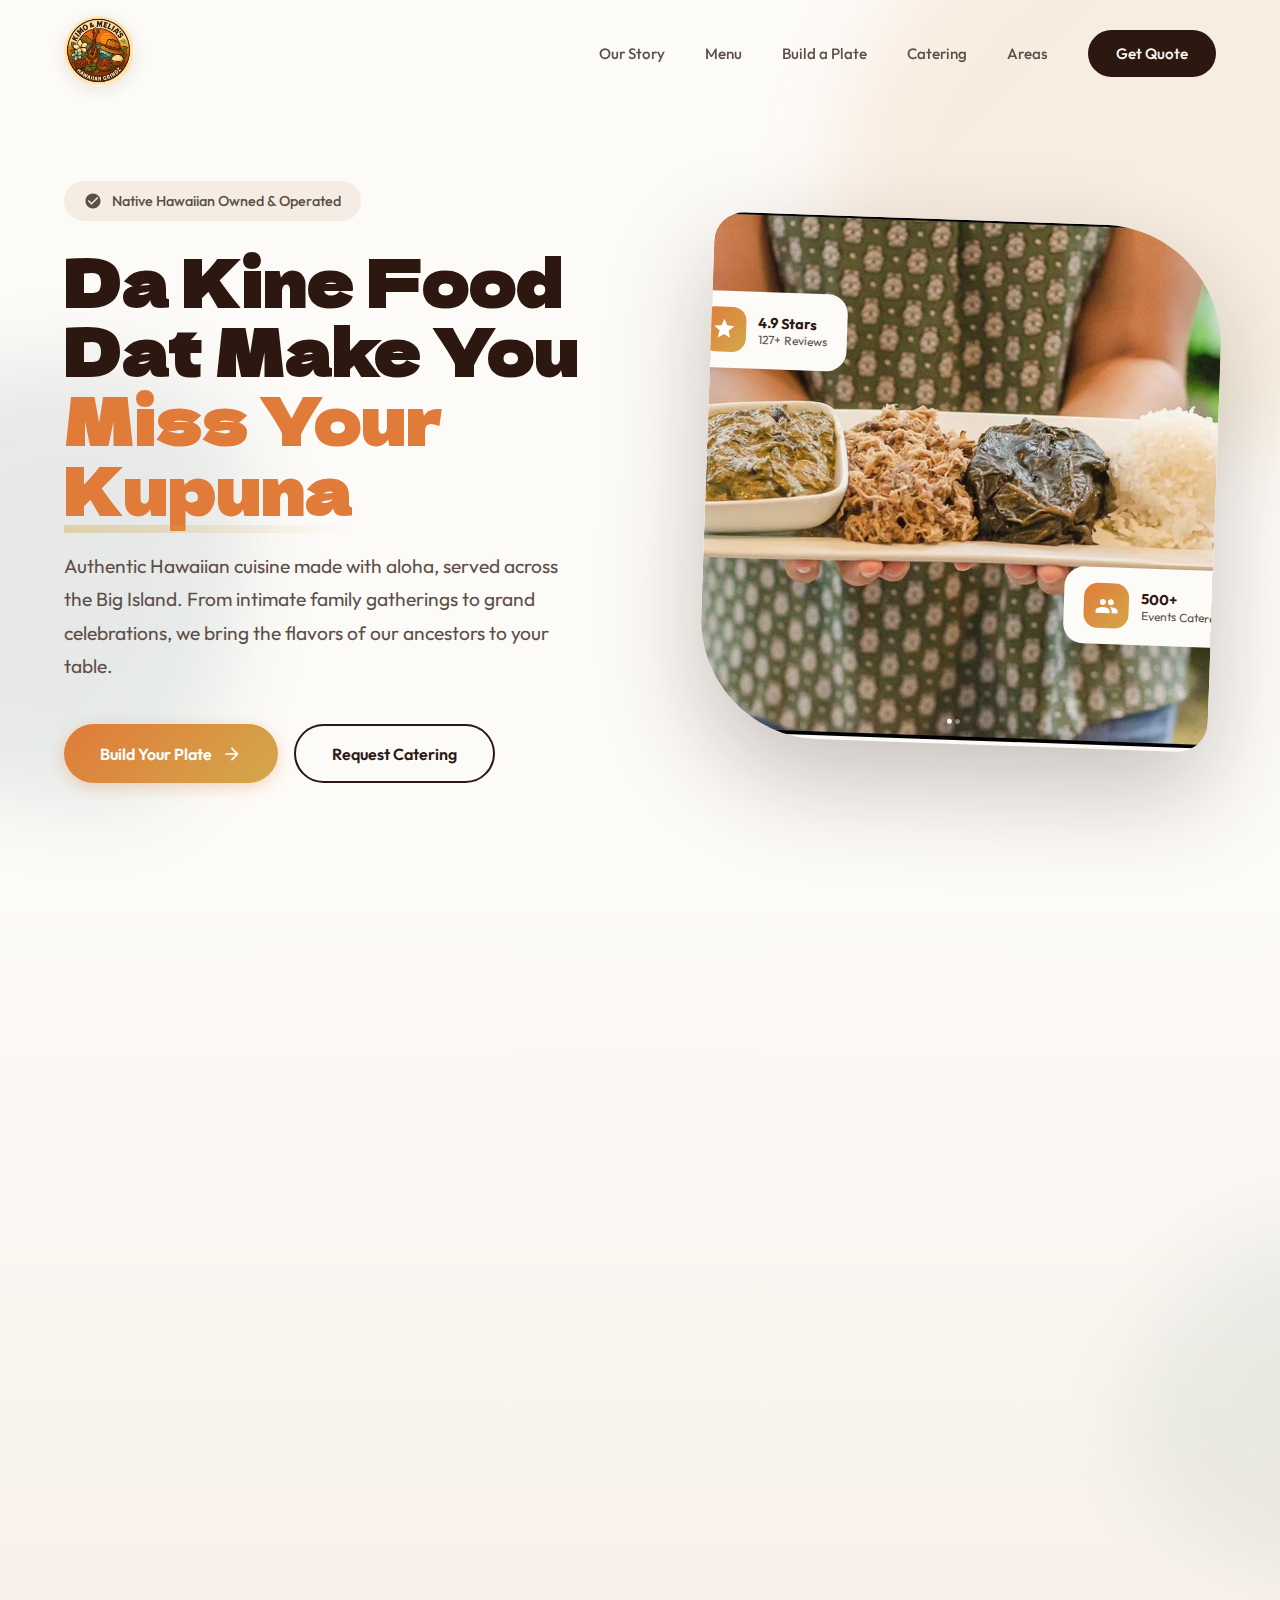
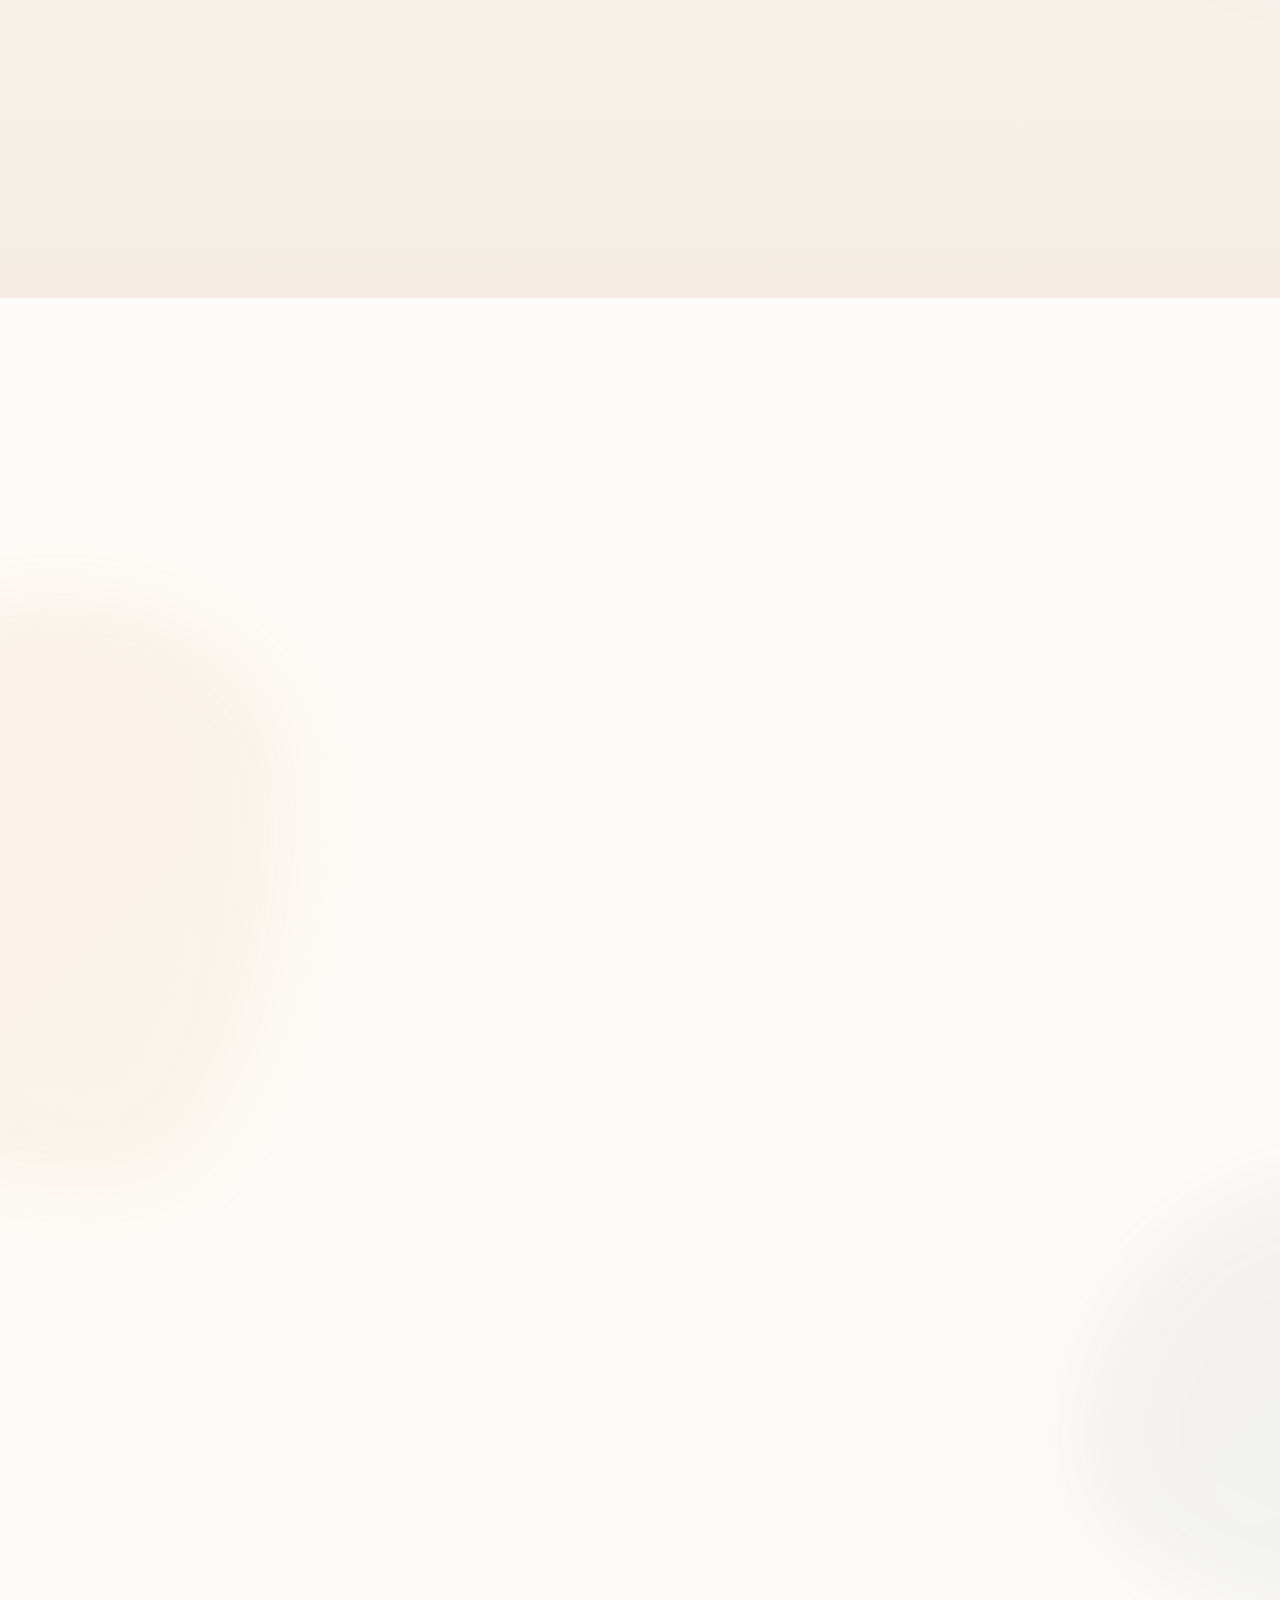
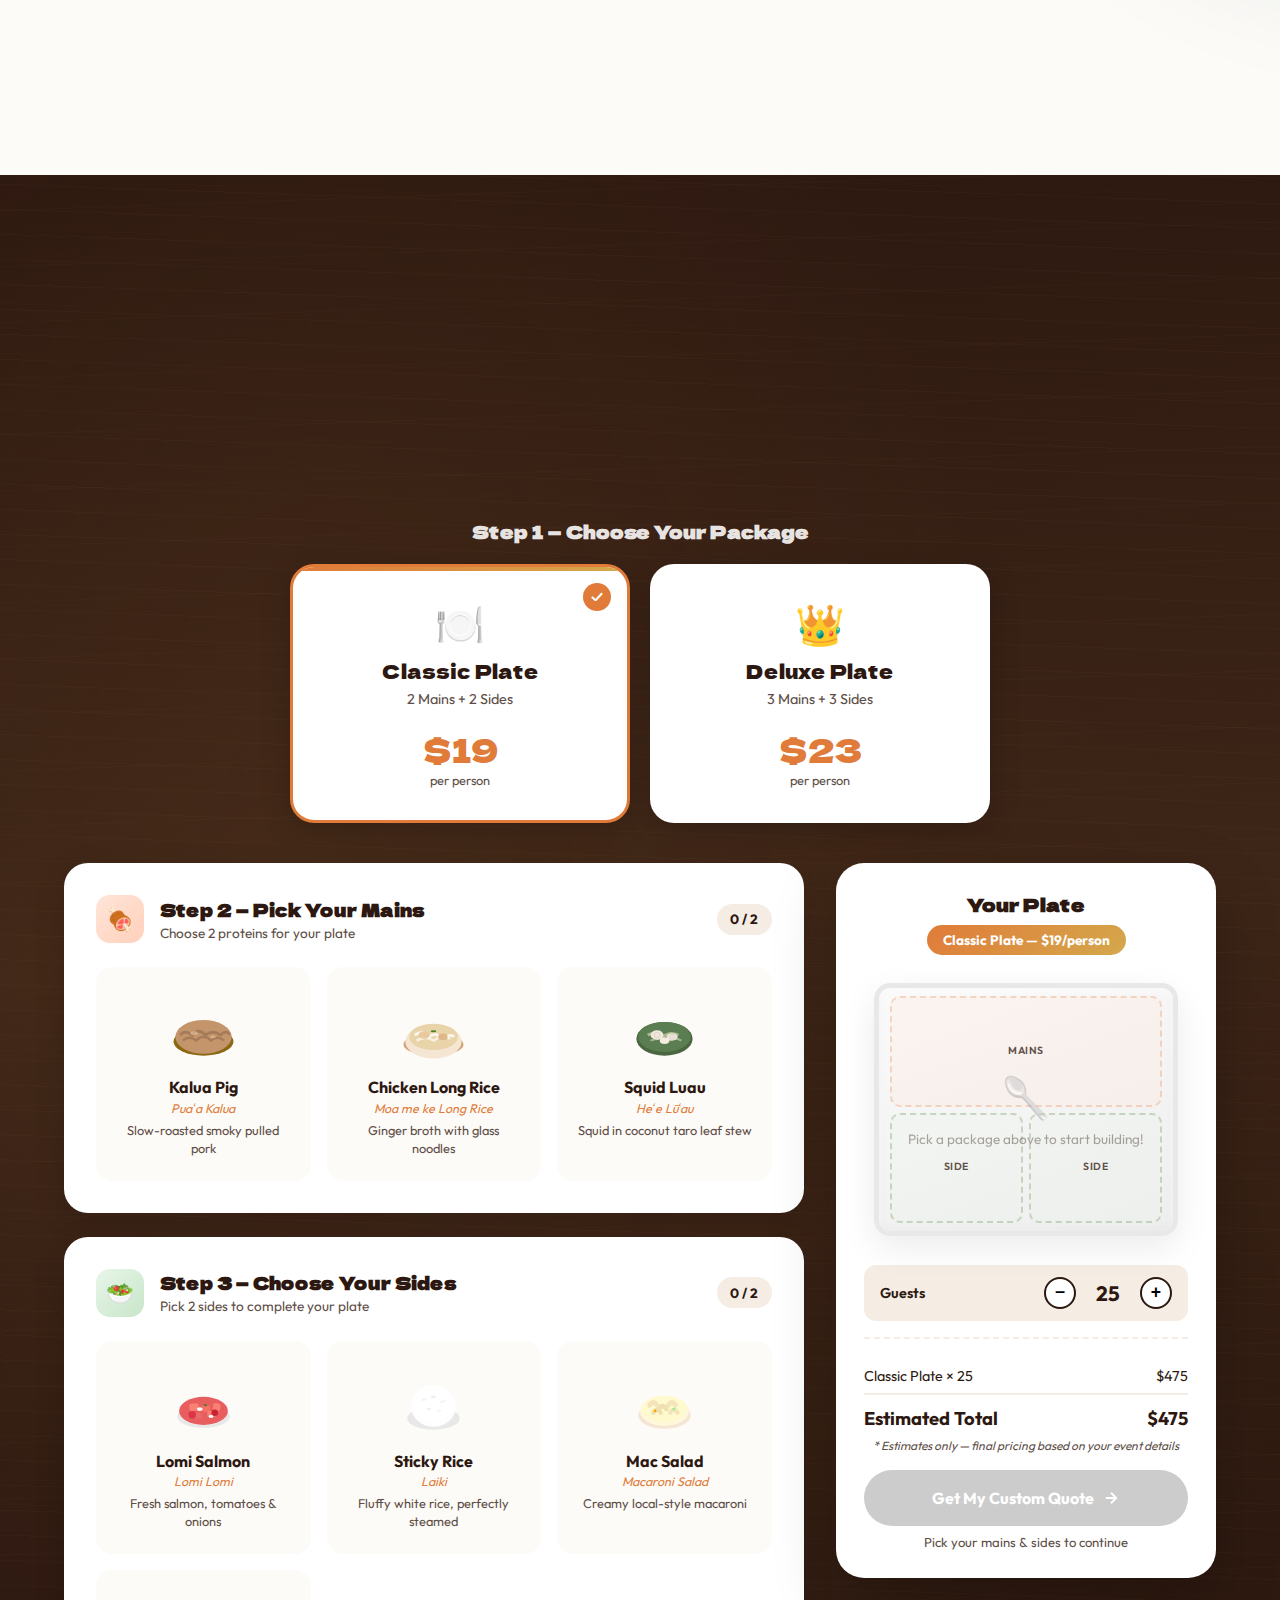
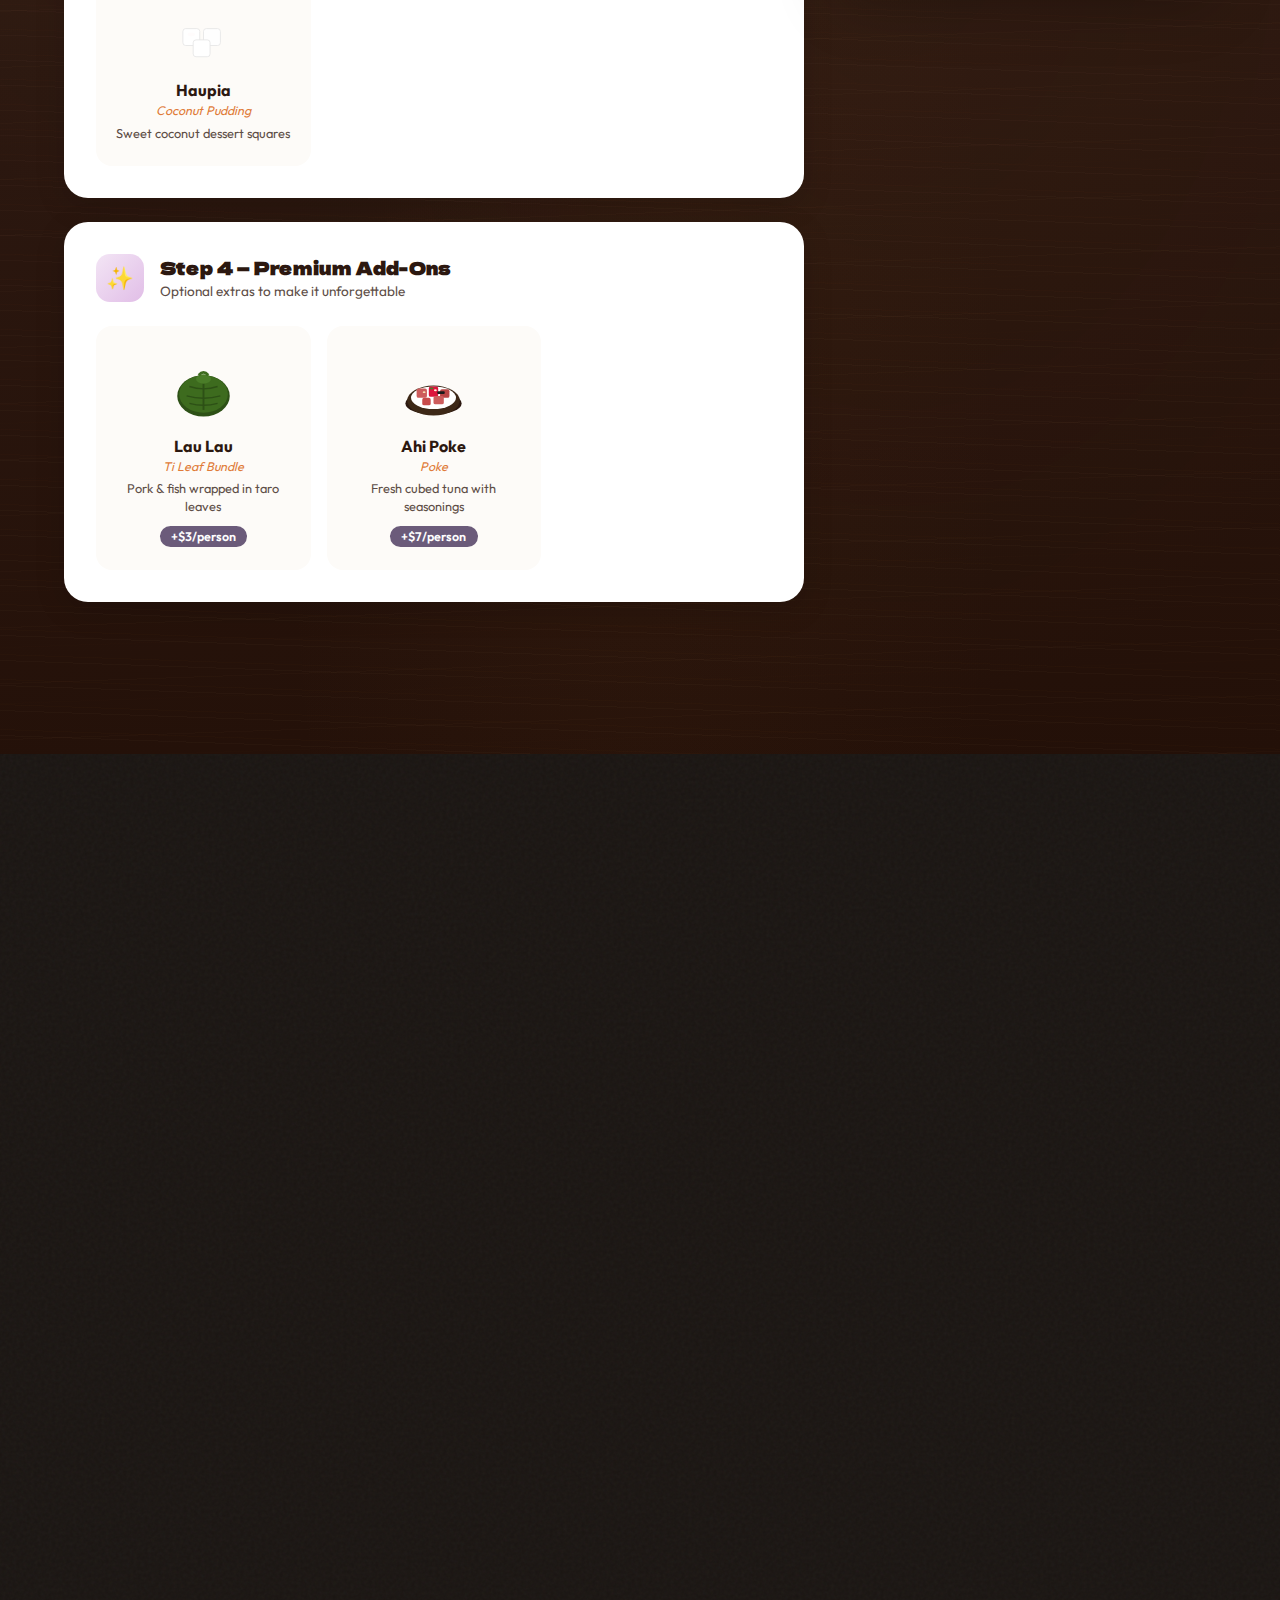
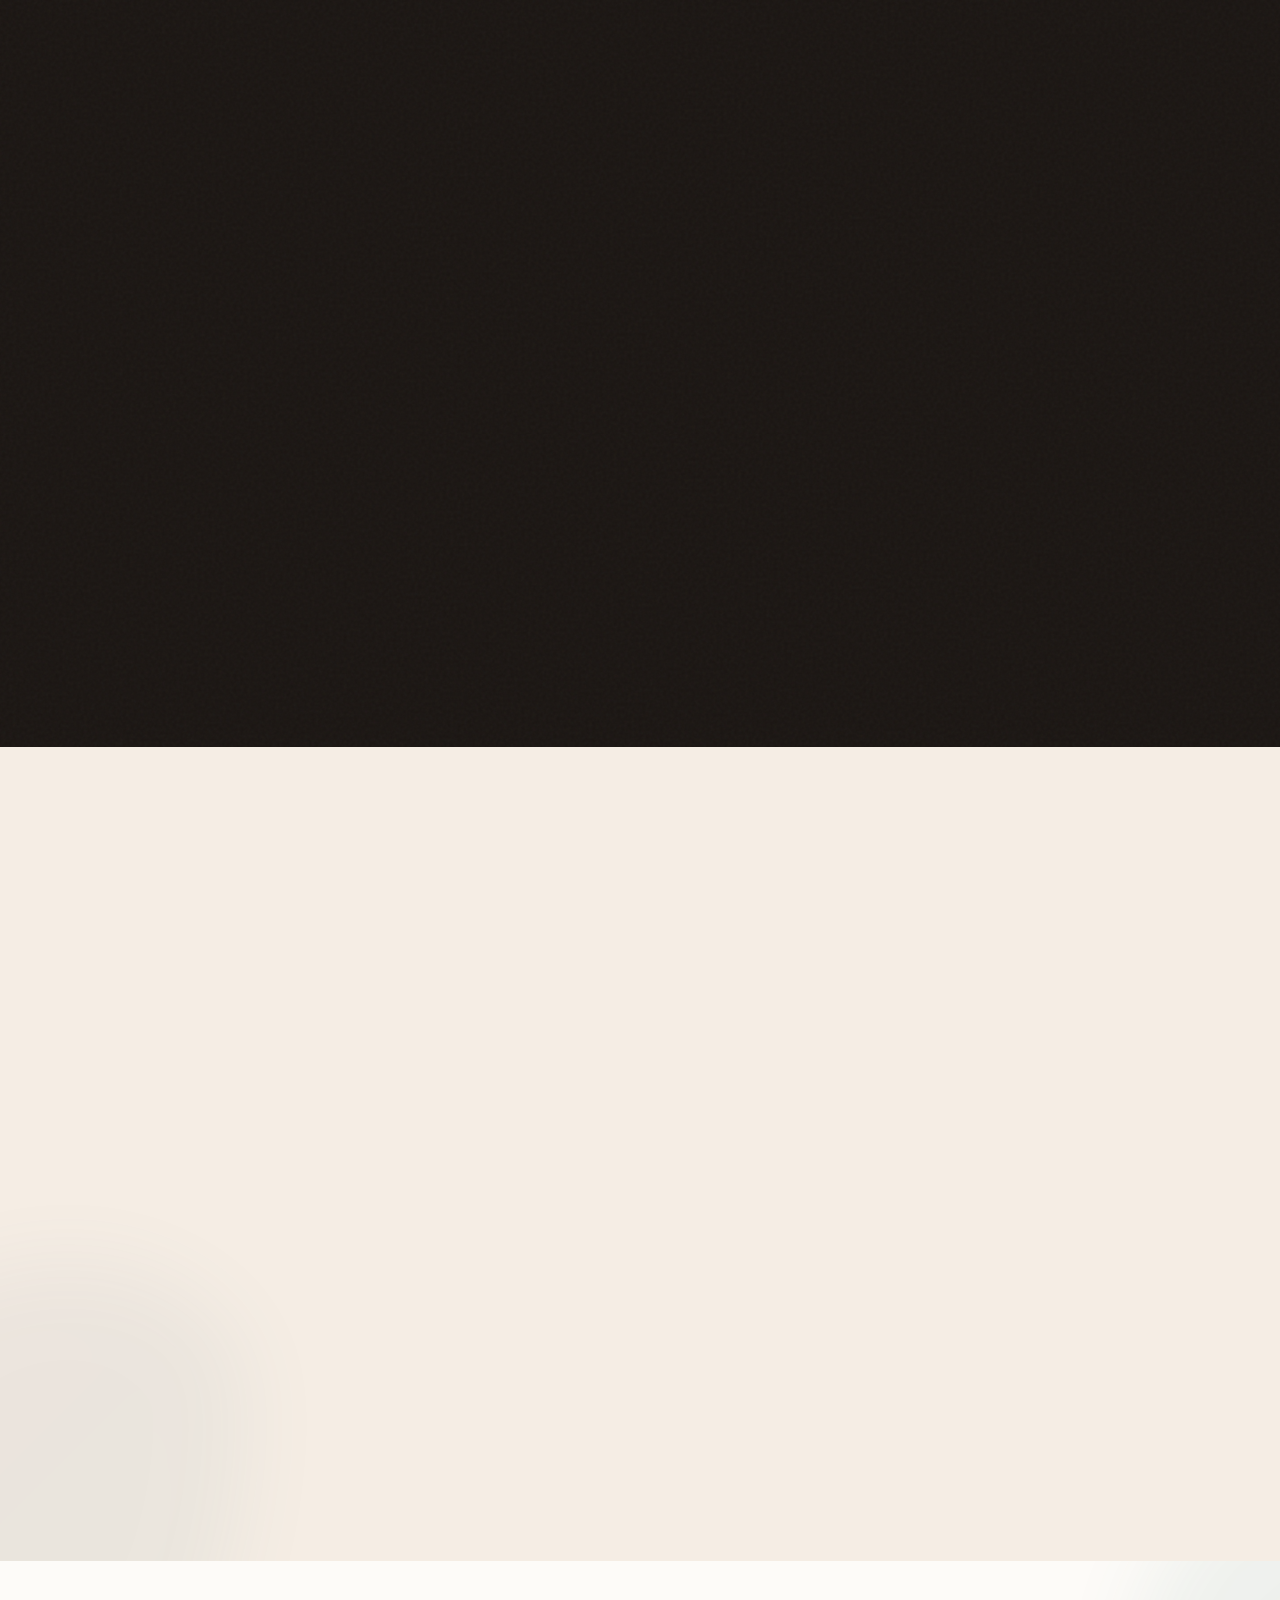
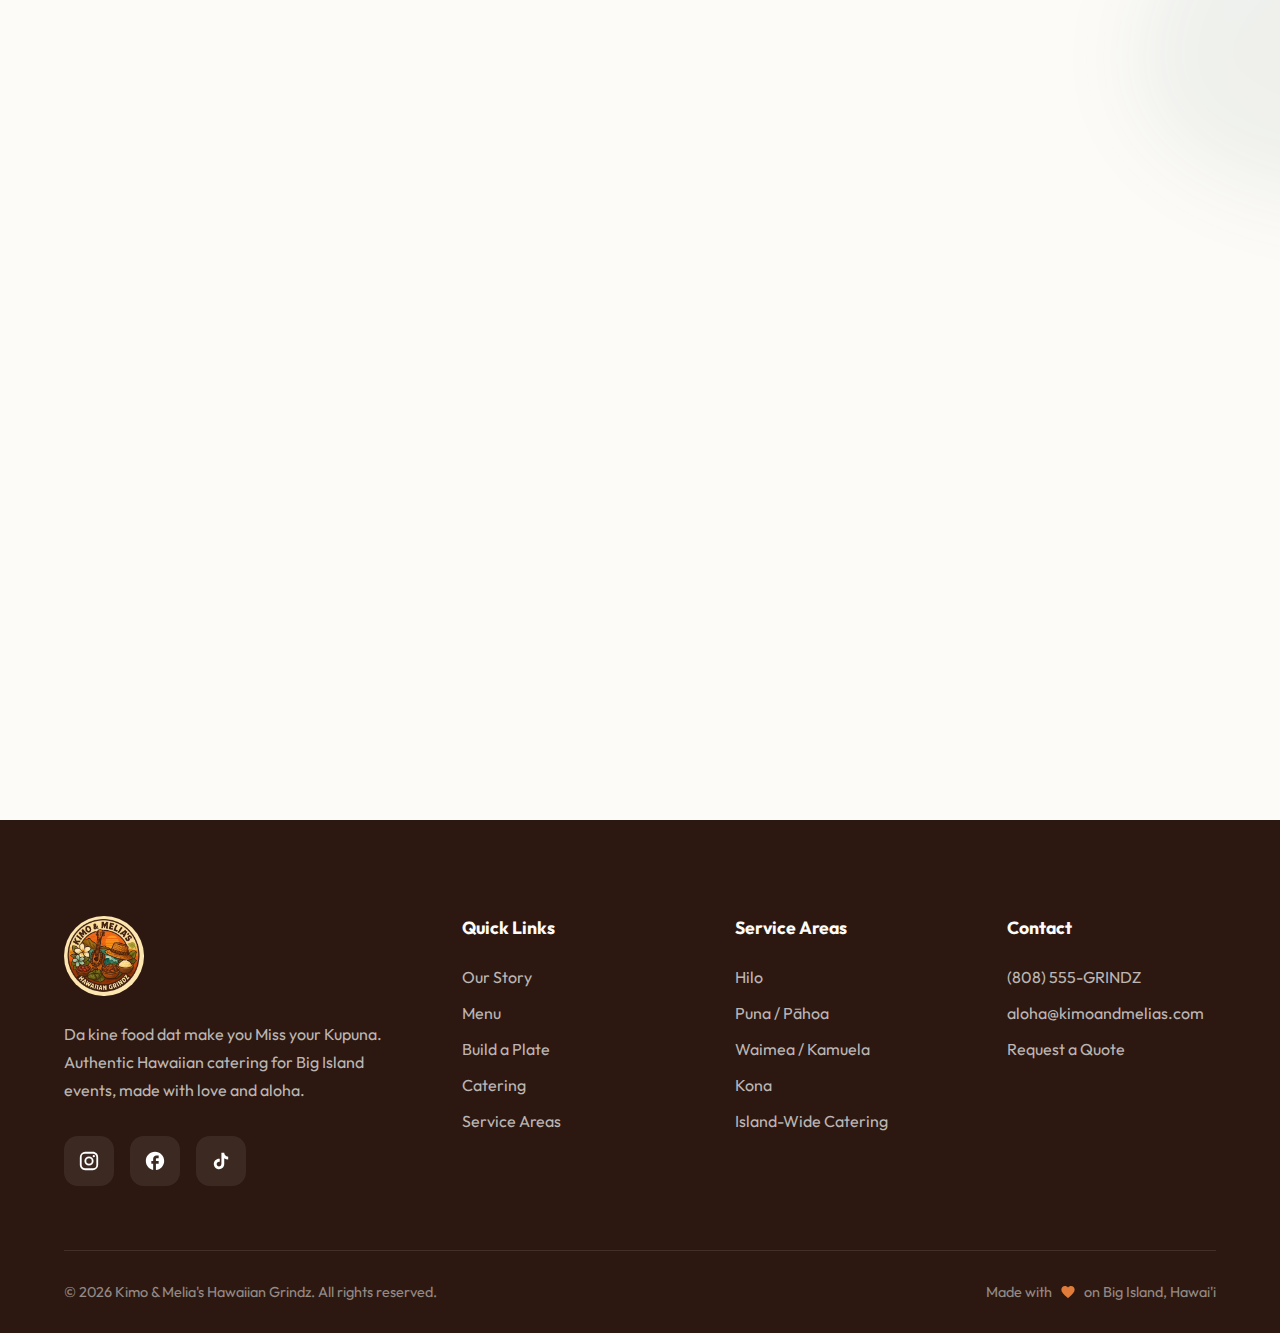
<file: index.html>
<!DOCTYPE html>
<html lang="en">
<head>
    <meta charset="UTF-8">
    <meta name="viewport" content="width=device-width, initial-scale=1.0">
    <title>Kimo & Melia's Hawaiian Grindz | #1 Authentic Hawaiian Catering & Food | Big Island Hawaii</title>
    <meta name="description" content="Da kine food dat make you Miss your Kupuna. Award-winning authentic Hawaiian catering for weddings, luaus & events on Big Island - Hilo, Puna, Waimea, Kona. Native Hawaiian owned. Famous Squid Luau, Kalua Pig, Lau Lau & more!">
    <meta name="keywords" content="Hawaiian catering Big Island, Hilo caterer, Hawaiian food Puna, luau catering Waimea, Kona Hawaiian food, kalua pig catering, authentic Hawaiian cuisine, squid luau, lau lau, poi, Hawaiian wedding catering, luau food, local food Hawaii, Hawaiian plate lunch, best Hawaiian food Big Island">
    <meta name="author" content="Kimo & Melia's Hawaiian Grindz">
    <meta name="geo.region" content="US-HI">
    <meta name="geo.placename" content="Big Island, Hawaii">
    <meta name="geo.position" content="19.7074;-155.0885">
    <link rel="canonical" href="https://kimoandmelias.com">
    
    <meta property="og:title" content="Kimo & Melia's Hawaiian Grindz | Authentic Hawaiian Catering">
    <meta property="og:description" content="Da kine food dat make you Miss your Kupuna. Big Island's best Hawaiian food.">
    <meta property="og:type" content="website">
    <meta property="og:locale" content="en_US">
    
    <script type="application/ld+json">
    {"@context":"https://schema.org","@type":"FoodEstablishment","name":"Kimo & Melia's Hawaiian Grindz","description":"Authentic Hawaiian catering and pop-up on Big Island, Hawaii. Native Hawaiian owned.","servesCuisine":["Hawaiian","Polynesian"],"priceRange":"$$","address":{"@type":"PostalAddress","addressLocality":"Hilo","addressRegion":"HI","addressCountry":"US"},"geo":{"@type":"GeoCoordinates","latitude":19.7074,"longitude":-155.0885},"areaServed":["Hilo","Puna","Waimea","Kona"],"aggregateRating":{"@type":"AggregateRating","ratingValue":"4.9","reviewCount":"127"}}
    </script>
    <script type="application/ld+json">
    {"@context":"https://schema.org","@type":"FAQPage","mainEntity":[{"@type":"Question","name":"What is Hawaiian luau food?","acceptedAnswer":{"@type":"Answer","text":"Hawaiian luau food includes traditional dishes like Kalua Pig, Lau Lau, Poi, Lomi Salmon, Chicken Long Rice, Squid Luau, and Haupia prepared using ancient Hawaiian cooking methods."}},{"@type":"Question","name":"Where can I find authentic Hawaiian food on the Big Island?","acceptedAnswer":{"@type":"Answer","text":"Kimo & Melia's serves authentic Hawaiian food at Hilo Farmers Market (Wed), Pahoa Village (Thu), Maku'u Market (Sat), and Waimea Town Market (Sun). We also cater events island-wide."}},{"@type":"Question","name":"What is Squid Luau?","acceptedAnswer":{"@type":"Answer","text":"Squid Luau (He'e Luau) is tender squid cooked in a creamy stew of taro leaves and coconut milk. It's our signature dish."}}]}
    </script>

    <link rel="preconnect" href="https://fonts.googleapis.com">
    <link rel="preconnect" href="https://fonts.gstatic.com" crossorigin>
    <link href="https://fonts.googleapis.com/css2?family=Dela+Gothic+One&family=Outfit:wght@300;400;500;600;700&display=swap" rel="stylesheet">
    <style>
        :root {
            --koa-deep: #2C1810;
            --koa-medium: #5D3A2E;
            --sunset-orange: #E07B39;
            --sunset-gold: #D4A84B;
            --volcanic-black: #1A1512;
            --taro-purple: #6B5B7A;
            --ocean-teal: #3A7D7B;
            --palm-green: #4A6741;
            --sand-cream: #F5EDE4;
            --warm-white: #FDFBF8;
            --text-primary: #2C1810;
            --text-secondary: #5D4E47;
        }
        * { margin: 0; padding: 0; box-sizing: border-box; }
        html { scroll-behavior: smooth; }
        body { font-family: 'Outfit', sans-serif; background: var(--warm-white); color: var(--text-primary); overflow-x: hidden; }

        .blob { position: absolute; border-radius: 60% 40% 30% 70% / 60% 30% 70% 40%; filter: blur(40px); opacity: 0.12; pointer-events: none; z-index: 0; }
        .blob-1 { width: 600px; height: 600px; background: linear-gradient(135deg, var(--sunset-orange), var(--sunset-gold)); animation: morph1 15s ease-in-out infinite; }
        .blob-2 { width: 450px; height: 450px; background: linear-gradient(135deg, var(--taro-purple), var(--ocean-teal)); animation: morph2 12s ease-in-out infinite; }
        .blob-3 { width: 350px; height: 350px; background: linear-gradient(135deg, var(--ocean-teal), var(--palm-green)); animation: morph1 18s ease-in-out infinite reverse; }
        @keyframes morph1 { 0%, 100% { border-radius: 60% 40% 30% 70% / 60% 30% 70% 40%; transform: rotate(0deg) scale(1); } 33% { border-radius: 70% 30% 50% 50% / 30% 30% 70% 70%; transform: rotate(10deg) scale(1.05); } 66% { border-radius: 40% 60% 70% 30% / 50% 60% 30% 60%; transform: rotate(-5deg) scale(0.95); } }
        @keyframes morph2 { 0%, 100% { border-radius: 40% 60% 70% 30% / 40% 50% 60% 50%; } 50% { border-radius: 60% 40% 30% 70% / 60% 30% 70% 40%; transform: rotate(-10deg); } }

        nav { position: fixed; top: 0; left: 0; right: 0; z-index: 1000; padding: 1rem 5%; display: flex; justify-content: space-between; align-items: center; transition: all 0.4s; }
        nav.scrolled { background: rgba(253, 251, 248, 0.95); backdrop-filter: blur(20px); box-shadow: 0 4px 30px rgba(44, 24, 16, 0.1); padding: 0.5rem 5%; }
        .logo-img { height: 70px; border-radius: 50%; transition: all 0.4s; box-shadow: 0 4px 15px rgba(44, 24, 16, 0.1); }
        nav.scrolled .logo-img { height: 55px; }
        .nav-links { display: flex; gap: 2.5rem; list-style: none; align-items: center; }
        .nav-links a { text-decoration: none; color: var(--text-secondary); font-weight: 500; font-size: 0.95rem; position: relative; transition: color 0.3s; }
        .nav-links a:not(.nav-cta)::after { content: ''; position: absolute; bottom: -6px; left: 0; width: 0; height: 2px; background: linear-gradient(90deg, var(--sunset-orange), var(--sunset-gold)); transition: width 0.3s; }
        .nav-links a:not(.nav-cta):hover { color: var(--koa-deep); }
        .nav-links a:not(.nav-cta):hover::after { width: 100%; }
        .nav-cta { background: var(--koa-deep); color: var(--warm-white) !important; padding: 0.85rem 1.75rem; border-radius: 100px; font-weight: 600; transition: all 0.3s; }
        .nav-cta:hover { transform: translateY(-2px); box-shadow: 0 10px 30px rgba(44, 24, 16, 0.3); }
        .mobile-menu { display: none; background: none; border: none; cursor: pointer; padding: 0.5rem; }
        .mobile-menu span { display: block; width: 25px; height: 3px; background: var(--koa-deep); margin: 5px 0; border-radius: 2px; }

        .hero { min-height: 100vh; display: flex; align-items: center; padding: 10rem 5% 6rem; position: relative; overflow: hidden; }
        .hero .blob-1 { top: -150px; right: -150px; }
        .hero .blob-2 { bottom: 10%; left: -200px; }
        .hero-content { max-width: 1400px; margin: 0 auto; display: grid; grid-template-columns: 1.1fr 1fr; gap: 5rem; align-items: center; width: 100%; position: relative; z-index: 1; }
        .hero-badge { display: inline-flex; align-items: center; gap: 0.6rem; background: var(--sand-cream); padding: 0.7rem 1.25rem; border-radius: 100px; font-size: 0.9rem; color: var(--text-secondary); margin-bottom: 1.5rem; font-weight: 500; }
        .hero-badge svg { width: 18px; height: 18px; }
        .hero-tagline { font-family: 'Dela Gothic One', cursive; font-size: clamp(2.5rem, 5vw, 4.25rem); line-height: 1.08; color: var(--koa-deep); margin-bottom: 1.75rem; }
        .hero-tagline .accent { color: var(--sunset-orange); position: relative; }
        .hero-tagline .accent::after { content: ''; position: absolute; bottom: 0; left: 0; width: 100%; height: 8px; background: linear-gradient(90deg, var(--sunset-gold), transparent); opacity: 0.4; }
        .hero-description { font-size: 1.2rem; color: var(--text-secondary); line-height: 1.75; margin-bottom: 2.5rem; max-width: 520px; }
        .hero-buttons { display: flex; gap: 1rem; flex-wrap: wrap; }
        .btn-primary { background: linear-gradient(135deg, var(--sunset-orange), var(--sunset-gold)); color: white; padding: 1.1rem 2.25rem; border-radius: 100px; text-decoration: none; font-weight: 600; display: inline-flex; align-items: center; gap: 0.6rem; transition: all 0.4s; border: none; cursor: pointer; box-shadow: 0 4px 15px rgba(224, 123, 57, 0.3); }
        .btn-primary:hover { transform: translateY(-4px); box-shadow: 0 20px 40px rgba(224, 123, 57, 0.4); }
        .btn-primary svg { width: 20px; height: 20px; }
        .btn-secondary { background: transparent; color: var(--koa-deep); padding: 1.1rem 2.25rem; border-radius: 100px; text-decoration: none; font-weight: 600; border: 2.5px solid var(--koa-deep); transition: all 0.3s; }
        .btn-secondary:hover { background: var(--koa-deep); color: var(--warm-white); }
        .hero-visual { position: relative; }
        .hero-image-wrap { position: relative; border-radius: 30px 120px 30px 120px; overflow: hidden; box-shadow: 0 40px 100px rgba(44, 24, 16, 0.25); transform: rotate(2deg); transition: all 0.6s; }
        .hero-image-wrap:hover { transform: rotate(0deg) scale(1.02); }
        .hero-image-wrap img { width: 100%; height: 520px; object-fit: cover; }
        .floating-badge { position: absolute; background: var(--warm-white); padding: 1rem 1.25rem; border-radius: 20px; box-shadow: 0 15px 50px rgba(44, 24, 16, 0.15); display: flex; align-items: center; gap: 0.75rem; z-index: 10; }
        .floating-badge.badge-1 { top: 15%; left: -30px; animation: float1 5s ease-in-out infinite; }
        .floating-badge.badge-2 { bottom: 20%; right: -30px; animation: float2 6s ease-in-out infinite; }
        @keyframes float1 { 0%, 100% { transform: translateY(0) rotate(-2deg); } 50% { transform: translateY(-20px) rotate(2deg); } }
        @keyframes float2 { 0%, 100% { transform: translateY(0) rotate(2deg); } 50% { transform: translateY(-25px) rotate(-2deg); } }
        .badge-icon { width: 45px; height: 45px; background: linear-gradient(135deg, var(--sunset-orange), var(--sunset-gold)); border-radius: 14px; display: flex; align-items: center; justify-content: center; }
        .badge-icon svg { width: 24px; height: 24px; fill: white; }
        .badge-text { font-weight: 700; font-size: 0.9rem; color: var(--koa-deep); }
        .badge-sub { font-size: 0.75rem; color: var(--text-secondary); }

        .reveal { opacity: 0; transform: translateY(50px); transition: all 0.9s; }
        .reveal.active { opacity: 1; transform: translateY(0); }
        .reveal-delay-1 { transition-delay: 0.1s; }
        .reveal-delay-2 { transition-delay: 0.2s; }
        .reveal-delay-3 { transition-delay: 0.3s; }

        .section-label { display: inline-flex; align-items: center; gap: 0.6rem; font-size: 0.85rem; text-transform: uppercase; letter-spacing: 0.2em; color: var(--sunset-orange); font-weight: 700; margin-bottom: 1.25rem; }
        .section-label svg { width: 22px; height: 22px; }
        .section-title { font-family: 'Dela Gothic One', cursive; font-size: clamp(2rem, 4vw, 3.25rem); color: var(--koa-deep); margin-bottom: 1.25rem; line-height: 1.15; }

        /* STORY SECTION - Sand Background */
        .story { padding: 10rem 5%; background: linear-gradient(180deg, var(--warm-white) 0%, var(--sand-cream) 100%); position: relative; overflow: hidden; }
        .story .blob-3 { top: 50%; right: -200px; transform: translateY(-50%); opacity: 0.08; }
        .story-container { max-width: 1300px; margin: 0 auto; display: grid; grid-template-columns: 1fr 1.15fr; gap: 5rem; align-items: center; position: relative; z-index: 1; }
        .story-images { display: grid; grid-template-columns: 1fr 1fr; gap: 1.25rem; }
        .story-image { border-radius: 24px; overflow: hidden; box-shadow: 0 25px 60px rgba(44, 24, 16, 0.12); transition: all 0.5s ease; }
        .story-image:hover { transform: translateY(-8px); box-shadow: 0 35px 80px rgba(44, 24, 16, 0.18); }
        .story-image:first-child { grid-column: span 2; }
        .story-image img { width: 100%; height: 220px; object-fit: cover; display: block; transition: transform 0.6s ease; }
        .story-image:first-child img { height: 300px; }
        .story-image:hover img { transform: scale(1.08); }
        .story-text p { font-size: 1.1rem; line-height: 1.85; color: var(--text-secondary); margin-bottom: 1.5rem; }
        .story-values { display: flex; gap: 2.5rem; margin-top: 2.5rem; }
        .value-item { text-align: center; }
        .value-icon { width: 80px; height: 80px; background: linear-gradient(135deg, var(--sunset-orange), var(--sunset-gold)); border-radius: 50%; display: flex; align-items: center; justify-content: center; margin: 0 auto 1rem; box-shadow: 0 10px 30px rgba(224, 123, 57, 0.3); transition: transform 0.4s ease; }
        .value-icon:hover { transform: scale(1.1) rotate(5deg); }
        .value-icon svg { width: 36px; height: 36px; fill: white; }
        .value-label { font-weight: 700; font-size: 0.95rem; color: var(--koa-deep); }

        /* MENU SECTION - White */
        .menu { padding: 10rem 5%; background: var(--warm-white); position: relative; overflow: hidden; }
        .menu .blob-1 { top: 20%; left: -300px; opacity: 0.08; }
        .menu .blob-2 { bottom: 10%; right: -250px; opacity: 0.06; }
        .menu-header { text-align: center; max-width: 700px; margin: 0 auto 5rem; position: relative; z-index: 1; }
        .menu-header p { font-size: 1.15rem; color: var(--text-secondary); line-height: 1.7; }
        .menu-grid { display: grid; grid-template-columns: repeat(3, 1fr); gap: 2.5rem; max-width: 1300px; margin: 0 auto; position: relative; z-index: 1; }
        .menu-card { background: var(--sand-cream); border-radius: 28px; overflow: hidden; box-shadow: 0 15px 50px rgba(44, 24, 16, 0.08); transition: all 0.5s cubic-bezier(0.4, 0, 0.2, 1); }
        .menu-card:hover { transform: translateY(-15px); box-shadow: 0 35px 80px rgba(44, 24, 16, 0.18); }
        .menu-card-image { height: 200px; overflow: hidden; position: relative; background: linear-gradient(135deg, var(--taro-purple) 0%, var(--ocean-teal) 100%); display: flex; align-items: center; justify-content: center; }
        .menu-card-image svg { width: 100px; height: 100px; filter: drop-shadow(0 4px 8px rgba(0,0,0,0.2)); }
        .menu-card-tag { position: absolute; top: 1rem; right: 1rem; background: var(--warm-white); padding: 0.5rem 1rem; border-radius: 100px; font-size: 0.8rem; font-weight: 700; color: var(--koa-deep); display: flex; align-items: center; gap: 0.4rem; box-shadow: 0 4px 15px rgba(0,0,0,0.1); }
        .menu-card-tag svg { width: 14px; height: 14px; fill: var(--sunset-orange); }
        .menu-card-content { padding: 2rem; }
        .menu-card h3 { font-family: 'Dela Gothic One', cursive; font-size: 1.35rem; color: var(--koa-deep); margin-bottom: 0.35rem; }
        .menu-card-hawaiian { font-style: italic; color: var(--sunset-orange); font-size: 0.95rem; margin-bottom: 0.85rem; font-weight: 500; }
        .menu-card p { color: var(--text-secondary); line-height: 1.65; font-size: 0.95rem; }
        .menu-card-price { margin-top: 1rem; font-weight: 700; font-size: 1.1rem; color: var(--koa-deep); }

        /* PLATE BUILDER — v3 with Koa Wood Grain */
        .plate-builder-section { padding: 8rem 5%; position: relative; overflow: hidden; }
        .plate-builder-bg { position: absolute; inset: 0; background: linear-gradient(175deg, #2C1810 0%, #3D2517 35%, #2C1810 65%, #231008 100%); z-index: 0; }
        .plate-builder-bg::before { content: ''; position: absolute; inset: 0; background: repeating-linear-gradient(2deg, transparent 0px, transparent 18px, rgba(255,200,140,0.025) 18px, rgba(255,200,140,0.025) 19px, transparent 19px, transparent 24px, rgba(80,40,15,0.08) 24px, rgba(80,40,15,0.08) 25px), repeating-linear-gradient(178deg, transparent 0px, transparent 35px, rgba(255,180,100,0.018) 35px, rgba(255,180,100,0.018) 36px, transparent 36px, transparent 55px, rgba(60,30,10,0.06) 55px, rgba(60,30,10,0.06) 56px); }
        .plate-builder-bg::after { content: ''; position: absolute; inset: 0; background: radial-gradient(ellipse at 25% 30%, rgba(139,90,43,0.12) 0%, transparent 50%), radial-gradient(ellipse at 70% 60%, rgba(101,67,33,0.1) 0%, transparent 45%), radial-gradient(ellipse at 50% 85%, rgba(160,100,50,0.06) 0%, transparent 40%); }
        .plate-builder-section .builder-container { position: relative; z-index: 1; }
        .plate-builder-section .section-label { color: var(--sunset-gold); }
        .plate-builder-section .section-title { color: white; }
        .plate-builder-section .section-subtitle { color: rgba(255,255,255,0.8); font-size: 1.15rem; max-width: 600px; margin: 0 auto 3rem; text-align: center; }
        .builder-container { max-width: 1200px; margin: 0 auto; position: relative; z-index: 1; }
        .builder-header { text-align: center; margin-bottom: 3rem; }

        /* Package Selector */
        .pb-step-title { font-family: 'Dela Gothic One', cursive; font-size: 1.15rem; text-align: center; margin-bottom: 1.25rem; color: rgba(255,255,255,0.9); }
        .pb-packages { display: grid; grid-template-columns: 1fr 1fr; gap: 1.25rem; max-width: 700px; margin: 0 auto 2.5rem; }
        .pb-package-card { background: white; border-radius: 24px; padding: 2rem 1.5rem; text-align: center; cursor: pointer; transition: all 0.4s cubic-bezier(0.4,0,0.2,1); border: 3px solid transparent; position: relative; overflow: hidden; box-shadow: 0 8px 30px rgba(0,0,0,0.2); }
        .pb-package-card:hover { transform: translateY(-4px); box-shadow: 0 20px 50px rgba(0,0,0,0.3); }
        .pb-package-card.selected { border-color: var(--sunset-orange); }
        .pb-package-card.selected::before { content: ''; position: absolute; top: 0; left: 0; right: 0; height: 4px; background: linear-gradient(90deg, var(--sunset-orange), var(--sunset-gold)); }
        .pb-package-emoji { font-size: 2.5rem; margin-bottom: 0.5rem; display: block; }
        .pb-package-name { font-family: 'Dela Gothic One', cursive; font-size: 1.2rem; color: var(--koa-deep); margin-bottom: 0.25rem; }
        .pb-package-config { font-size: 0.9rem; color: var(--text-secondary); margin-bottom: 1rem; line-height: 1.5; }
        .pb-package-price { font-family: 'Dela Gothic One', cursive; font-size: 2rem; color: var(--sunset-orange); }
        .pb-package-price-label { font-size: 0.8rem; color: var(--text-secondary); }
        .pb-check-mark { position: absolute; top: 1rem; right: 1rem; width: 28px; height: 28px; border-radius: 50%; background: var(--sunset-orange); color: white; display: none; align-items: center; justify-content: center; font-weight: bold; font-size: 0.9rem; }
        .pb-package-card.selected .pb-check-mark { display: flex; }

        /* Builder Grid Layout */
        .builder-layout { display: grid; grid-template-columns: 1fr 380px; gap: 2rem; align-items: start; }
        .pb-build-section { background: white; border-radius: 24px; padding: 2rem; margin-bottom: 1.5rem; box-shadow: 0 8px 30px rgba(0,0,0,0.15); }
        .pb-section-header { display: flex; align-items: center; gap: 1rem; margin-bottom: 1.5rem; }
        .pb-section-icon { width: 48px; height: 48px; border-radius: 14px; display: flex; align-items: center; justify-content: center; font-size: 1.4rem; flex-shrink: 0; }
        .pb-mains-icon { background: linear-gradient(135deg, #FFE5D9, #FFD0BA); }
        .pb-sides-icon { background: linear-gradient(135deg, #E8F5E9, #C8E6C9); }
        .pb-addons-icon { background: linear-gradient(135deg, #F3E5F5, #E1BEE7); }
        .pb-section-title-wrap { flex: 1; }
        .pb-section-title { font-family: 'Dela Gothic One', cursive; font-size: 1.1rem; color: var(--koa-deep); }
        .pb-section-title-wrap p { font-size: 0.85rem; color: var(--text-secondary); margin-top: 0.15rem; }
        .pb-selection-counter { background: var(--sand-cream); padding: 0.4rem 0.85rem; border-radius: 100px; font-weight: 700; font-size: 0.85rem; white-space: nowrap; transition: all 0.3s; }
        .pb-selection-counter.complete { background: var(--ti-leaf); color: white; }

        /* Dish Cards */
        .pb-dishes-grid { display: grid; grid-template-columns: repeat(auto-fill, minmax(170px, 1fr)); gap: 1rem; }
        .pb-dish-card { background: var(--warm-white); border-radius: 16px; padding: 1.25rem 1rem; cursor: pointer; transition: all 0.3s cubic-bezier(0.4,0,0.2,1); border: 3px solid transparent; position: relative; text-align: center; user-select: none; }
        .pb-dish-card:hover:not(.pb-disabled) { transform: translateY(-3px); box-shadow: 0 12px 30px rgba(44,24,16,0.1); border-color: rgba(224,123,57,0.3); }
        .pb-dish-card.pb-selected { border-color: var(--sunset-orange); background: linear-gradient(135deg, #FFF9F5 0%, white 100%); box-shadow: 0 8px 25px rgba(224,123,57,0.15); }
        .pb-dish-card.pb-selected::after { content: '✓'; position: absolute; top: 0.5rem; right: 0.5rem; width: 24px; height: 24px; background: var(--sunset-orange); color: white; border-radius: 50%; display: flex; align-items: center; justify-content: center; font-weight: bold; font-size: 0.75rem; animation: pbCheckPop 0.3s cubic-bezier(0.68,-0.55,0.265,1.55); }
        @keyframes pbCheckPop { 0% { transform: scale(0); } 100% { transform: scale(1); } }
        .pb-dish-card.pb-disabled { opacity: 0.4; cursor: not-allowed; transform: none !important; box-shadow: none !important; }
        .pb-dish-icon { width: 75px; height: 75px; margin: 0 auto 0.75rem; }
        .pb-dish-card h4 { font-weight: 700; font-size: 1rem; color: var(--koa-deep); margin-bottom: 0.2rem; }
        .pb-dish-hawaiian { font-size: 0.78rem; color: var(--sunset-orange); font-style: italic; margin-bottom: 0.4rem; }
        .pb-dish-desc { font-size: 0.8rem; color: var(--text-secondary); line-height: 1.4; }
        .pb-addon-price-tag { display: inline-block; margin-top: 0.6rem; background: var(--taro-purple); color: white; padding: 0.2rem 0.7rem; border-radius: 100px; font-size: 0.78rem; font-weight: 600; }

        /* Plate Preview Sidebar */
        .plate-preview { position: sticky; top: 100px; }
        .plate-card { background: white; border-radius: 28px; padding: 1.75rem; box-shadow: 0 25px 60px rgba(0,0,0,0.25); }
        .plate-card h2 { font-family: 'Dela Gothic One', cursive; font-size: 1.15rem; margin-bottom: 0.5rem; text-align: center; color: var(--koa-deep); }
        .pb-tier-indicator { display: inline-block; background: linear-gradient(135deg, var(--sunset-orange), var(--sunset-gold)); color: white; padding: 0.35rem 1rem; border-radius: 100px; font-size: 0.85rem; font-weight: 700; }
        .pb-plate-header { text-align: center; margin-bottom: 1.25rem; }
        .pb-plate-visual { position: relative; width: 100%; aspect-ratio: 1.2; margin-bottom: 1.25rem; }
        .pb-plate-base { position: absolute; inset: 3%; background: linear-gradient(160deg, #fafafa 0%, #eee 100%); border-radius: 16px; box-shadow: 0 12px 35px rgba(0,0,0,0.08), inset 0 -2px 8px rgba(0,0,0,0.04), inset 0 2px 6px rgba(255,255,255,0.9); border: 5px solid #e8e8e8; }
        .pb-plate-zones { position: absolute; inset: 8%; display: grid; grid-template-columns: 1fr 1fr; grid-template-rows: auto auto; gap: 6px; }
        .pb-plate-zone { border-radius: 10px; display: flex; flex-direction: column; align-items: center; justify-content: center; padding: 6px; transition: all 0.3s; min-height: 60px; }
        .pb-mains-zone { grid-column: 1 / -1; background: rgba(255,229,217,0.25); border: 2px dashed rgba(224,123,57,0.25); }
        .pb-sides-zone { background: rgba(232,245,233,0.25); border: 2px dashed rgba(74,125,40,0.25); }
        .pb-addons-zone { grid-column: 1 / -1; background: rgba(243,229,245,0.25); border: 2px dashed rgba(107,91,122,0.25); }
        .pb-plate-zone.pb-filled { border-style: solid; background: rgba(255,255,255,0.7); }
        .pb-plate-zone-label { font-size: 0.65rem; color: var(--text-secondary); text-transform: uppercase; letter-spacing: 0.5px; margin-bottom: 2px; font-weight: 600; }
        .pb-plate-zone-items { display: flex; gap: 2px; flex-wrap: wrap; justify-content: center; }
        .pb-plate-food-item { width: 42px; height: 42px; animation: pbPopIn 0.35s cubic-bezier(0.68,-0.55,0.265,1.55); }
        .pb-plate-food-item svg { width: 100%; height: 100%; filter: drop-shadow(0 2px 4px rgba(0,0,0,0.12)); }
        @keyframes pbPopIn { 0% { transform: scale(0) rotate(-8deg); opacity: 0; } 100% { transform: scale(1) rotate(0deg); opacity: 1; } }
        .pb-empty-plate-msg { position: absolute; inset: 10%; display: flex; flex-direction: column; align-items: center; justify-content: center; text-align: center; color: var(--text-secondary); opacity: 0.5; }
        .pb-empty-plate-msg span { font-size: 2.5rem; margin-bottom: 0.5rem; }
        .pb-empty-plate-msg p { font-size: 0.85rem; }

        /* Guest & Summary */
        .guest-selector { display: flex; align-items: center; justify-content: space-between; background: var(--sand-cream); border-radius: 12px; padding: 0.75rem 1rem; margin-bottom: 1rem; }
        .guest-selector > span { font-weight: 600; font-size: 0.9rem; }
        .guest-controls { display: flex; align-items: center; gap: 0.75rem; }
        .guest-btn { width: 32px; height: 32px; border-radius: 50%; border: 2px solid var(--koa-deep); background: white; font-size: 1.1rem; cursor: pointer; transition: all 0.2s; display: flex; align-items: center; justify-content: center; font-weight: 600; }
        .guest-btn:hover { background: var(--koa-deep); color: white; }
        .guest-count { font-size: 1.3rem; font-weight: 700; min-width: 40px; text-align: center; }
        .order-summary { border-top: 2px dashed var(--sand-cream); padding-top: 1rem; }
        .pb-summary-selections { margin-bottom: 0.75rem; }
        .pb-summary-group { margin-bottom: 0.5rem; }
        .pb-summary-group-title { font-size: 0.7rem; text-transform: uppercase; letter-spacing: 0.5px; color: var(--text-secondary); font-weight: 600; }
        .pb-summary-group-items { font-size: 0.88rem; color: var(--koa-deep); font-weight: 500; }
        .summary-row { display: flex; justify-content: space-between; margin-bottom: 0.4rem; font-size: 0.9rem; }
        .summary-row.total { font-weight: 700; font-size: 1.15rem; color: var(--koa-deep); border-top: 2px solid var(--sand-cream); padding-top: 0.75rem; margin-top: 0.5rem; }
        .pb-estimate-note { font-size: 0.75rem; color: var(--text-secondary); text-align: center; margin-top: 0.5rem; font-style: italic; line-height: 1.4; }
        .cta-button { width: 100%; padding: 1.1rem; background: linear-gradient(135deg, var(--sunset-orange), var(--sunset-gold)); color: white; border: none; border-radius: 100px; font-family: inherit; font-size: 1rem; font-weight: 700; cursor: pointer; transition: all 0.4s; box-shadow: 0 8px 25px rgba(224,123,57,0.35); display: flex; align-items: center; justify-content: center; gap: 0.5rem; margin-top: 1rem; }
        .cta-button:hover:not(:disabled) { transform: translateY(-2px); box-shadow: 0 14px 40px rgba(224,123,57,0.45); }
        .cta-button:disabled { background: #ccc; box-shadow: none; cursor: not-allowed; transform: none; }
        .pb-incomplete-msg { text-align: center; font-size: 0.82rem; color: var(--text-secondary); margin-top: 0.5rem; }

        /* Lead Capture Modal */
        .pb-modal-overlay { display: none; position: fixed; inset: 0; background: rgba(44,24,16,0.6); backdrop-filter: blur(8px); z-index: 1000; align-items: center; justify-content: center; padding: 1rem; }
        .pb-modal-overlay.pb-active { display: flex; }
        .pb-modal { background: white; border-radius: 28px; padding: 2.5rem; max-width: 520px; width: 100%; max-height: 90vh; overflow-y: auto; animation: pbSlideUp 0.4s cubic-bezier(0.4,0,0.2,1); position: relative; }
        @keyframes pbSlideUp { from { opacity: 0; transform: translateY(30px); } to { opacity: 1; transform: translateY(0); } }
        .pb-modal-close { position: absolute; top: 1rem; right: 1rem; width: 36px; height: 36px; border-radius: 50%; border: none; background: var(--sand-cream); cursor: pointer; font-size: 1.2rem; display: flex; align-items: center; justify-content: center; transition: all 0.2s; }
        .pb-modal-close:hover { background: var(--koa-deep); color: white; }
        .pb-modal-title { font-family: 'Dela Gothic One', cursive; font-size: 1.5rem; color: var(--koa-deep); margin-bottom: 0.25rem; }
        .pb-modal-subtitle { color: var(--text-secondary); font-size: 0.9rem; margin-bottom: 1.5rem; line-height: 1.5; }
        .pb-modal-plate-summary { background: var(--sand-cream); border-radius: 14px; padding: 1rem 1.25rem; margin-bottom: 1.5rem; font-size: 0.88rem; }
        .pb-modal-plate-summary strong { display: block; margin-bottom: 0.25rem; color: var(--koa-deep); }
        .pb-form-group { margin-bottom: 1rem; }
        .pb-form-group label { display: block; font-weight: 600; font-size: 0.88rem; margin-bottom: 0.35rem; color: var(--koa-deep); }
        .pb-required { color: #D94F4F; }
        .pb-form-group input, .pb-form-group select, .pb-form-group textarea { width: 100%; padding: 0.75rem 1rem; border: 2px solid var(--sand-cream); border-radius: 12px; font-family: inherit; font-size: 0.95rem; transition: border-color 0.2s; background: white; }
        .pb-form-group input:focus, .pb-form-group select:focus, .pb-form-group textarea:focus { outline: none; border-color: var(--sunset-orange); }
        .pb-form-group textarea { resize: vertical; min-height: 80px; }
        .pb-form-row { display: grid; grid-template-columns: 1fr 1fr; gap: 1rem; }
        .pb-submit-btn { width: 100%; padding: 1rem; background: linear-gradient(135deg, var(--sunset-orange), var(--sunset-gold)); color: white; border: none; border-radius: 100px; font-family: inherit; font-size: 1.05rem; font-weight: 700; cursor: pointer; transition: all 0.3s; box-shadow: 0 8px 25px rgba(224,123,57,0.3); margin-top: 0.5rem; }
        .pb-submit-btn:hover { transform: translateY(-2px); box-shadow: 0 12px 35px rgba(224,123,57,0.4); }
        .pb-form-disclaimer { font-size: 0.75rem; color: var(--text-secondary); text-align: center; margin-top: 0.75rem; line-height: 1.4; }
        .pb-success-state { text-align: center; padding: 2rem 0; }
        .pb-success-emoji { font-size: 4rem; margin-bottom: 1rem; display: block; }
        .pb-success-state p { color: var(--text-secondary); line-height: 1.6; }

        /* CATERING - Dark */
        .catering { padding: 10rem 5%; background: var(--volcanic-black); position: relative; overflow: hidden; }
        .catering::before { content: ''; position: absolute; inset: 0; background: url("data:image/svg+xml,%3Csvg viewBox='0 0 400 400' xmlns='http://www.w3.org/2000/svg'%3E%3Cfilter id='n'%3E%3CfeTurbulence type='fractalNoise' baseFrequency='0.9' numOctaves='4'/%3E%3C/filter%3E%3Crect width='100%25' height='100%25' filter='url(%23n)'/%3E%3C/svg%3E"); opacity: 0.04; }
        .catering-container { max-width: 1300px; margin: 0 auto; position: relative; z-index: 1; }
        .catering-header { text-align: center; margin-bottom: 4rem; }
        .catering-header .section-label { color: var(--sunset-gold); }
        .catering-header .section-title { color: var(--warm-white); }
        .catering-header p { font-size: 1.15rem; color: rgba(255,255,255,0.7); max-width: 600px; margin: 0 auto; line-height: 1.7; }
        .catering-types { display: grid; grid-template-columns: repeat(4, 1fr); gap: 1.5rem; margin-bottom: 5rem; }
        .catering-type { background: rgba(255,255,255,0.04); border: 1px solid rgba(255,255,255,0.08); border-radius: 24px; padding: 2.25rem 1.5rem; text-align: center; transition: all 0.4s ease; }
        .catering-type:hover { background: rgba(255,255,255,0.08); border-color: var(--sunset-orange); transform: translateY(-8px); }
        .catering-type-icon { width: 70px; height: 70px; background: linear-gradient(135deg, var(--sunset-orange), var(--sunset-gold)); border-radius: 20px; display: flex; align-items: center; justify-content: center; margin: 0 auto 1.25rem; box-shadow: 0 10px 30px rgba(224, 123, 57, 0.3); }
        .catering-type-icon svg { width: 32px; height: 32px; fill: white; }
        .catering-type h4 { color: var(--warm-white); font-weight: 700; font-size: 1.1rem; margin-bottom: 0.5rem; }
        .catering-type p { color: rgba(255,255,255,0.6); font-size: 0.9rem; }
        .catering-form-container { background: var(--warm-white); border-radius: 40px; padding: 4rem; display: grid; grid-template-columns: 1fr 1.3fr; gap: 4rem; box-shadow: 0 40px 100px rgba(0,0,0,0.3); }
        .form-info h3 { font-family: 'Dela Gothic One', cursive; font-size: 2rem; color: var(--koa-deep); margin-bottom: 1.25rem; }
        .form-info > p { color: var(--text-secondary); line-height: 1.8; margin-bottom: 2.5rem; font-size: 1.05rem; }
        .form-contact-item { display: flex; align-items: center; gap: 1.25rem; margin-bottom: 1.25rem; }
        .form-contact-icon { width: 55px; height: 55px; background: linear-gradient(135deg, var(--sand-cream), var(--warm-white)); border-radius: 16px; display: flex; align-items: center; justify-content: center; box-shadow: 0 4px 15px rgba(44, 24, 16, 0.08); }
        .form-contact-icon svg { width: 24px; height: 24px; fill: var(--sunset-orange); }
        .form-contact-text { font-weight: 600; color: var(--koa-deep); font-size: 1.05rem; }
        .catering-form { display: grid; gap: 1.5rem; }
        .form-row { display: grid; grid-template-columns: 1fr 1fr; gap: 1.5rem; }
        .form-group label { display: block; font-weight: 600; margin-bottom: 0.6rem; font-size: 0.9rem; color: var(--text-primary); }
        .form-group input, .form-group select, .form-group textarea { width: 100%; padding: 1.1rem 1.25rem; border: 2px solid var(--sand-cream); border-radius: 14px; font-family: inherit; font-size: 1rem; transition: all 0.3s ease; background: var(--warm-white); }
        .form-group input:focus, .form-group select:focus, .form-group textarea:focus { outline: none; border-color: var(--sunset-orange); box-shadow: 0 0 0 4px rgba(224, 123, 57, 0.12); }
        .form-group textarea { min-height: 130px; resize: vertical; }
        .form-submit { background: linear-gradient(135deg, var(--sunset-orange), var(--sunset-gold)); color: white; padding: 1.35rem 2.5rem; border-radius: 100px; border: none; font-family: inherit; font-size: 1.1rem; font-weight: 700; cursor: pointer; transition: all 0.4s ease; width: 100%; display: flex; align-items: center; justify-content: center; gap: 0.75rem; box-shadow: 0 8px 25px rgba(224, 123, 57, 0.35); }
        .form-submit:hover { transform: translateY(-4px); box-shadow: 0 20px 50px rgba(224, 123, 57, 0.45); }
        .form-submit svg { width: 22px; height: 22px; }

        /* AREAS - Sand */
        .areas { padding: 10rem 5%; background: var(--sand-cream); position: relative; overflow: hidden; }
        .areas .blob-2 { bottom: -150px; left: -200px; opacity: 0.06; }
        .areas-container { max-width: 1300px; margin: 0 auto; position: relative; z-index: 1; }
        .areas-header { text-align: center; margin-bottom: 5rem; }
        .areas-grid { display: grid; grid-template-columns: repeat(4, 1fr); gap: 2rem; }
        .area-card { background: var(--warm-white); border-radius: 28px; padding: 2.5rem 2rem; text-align: center; transition: all 0.5s cubic-bezier(0.4, 0, 0.2, 1); border: 2px solid transparent; position: relative; overflow: hidden; }
        .area-card::before { content: ''; position: absolute; top: 0; left: 0; right: 0; height: 4px; background: linear-gradient(90deg, var(--sunset-orange), var(--sunset-gold)); transform: scaleX(0); transition: transform 0.4s ease; }
        .area-card:hover::before { transform: scaleX(1); }
        .area-card:hover { transform: translateY(-12px); border-color: rgba(224, 123, 57, 0.2); box-shadow: 0 30px 70px rgba(44, 24, 16, 0.12); }
        .area-icon { width: 90px; height: 90px; background: linear-gradient(135deg, var(--sand-cream), var(--warm-white)); border-radius: 50%; display: flex; align-items: center; justify-content: center; margin: 0 auto 1.25rem; border: 3px solid var(--sand-cream); transition: all 0.4s ease; }
        .area-card:hover .area-icon { background: linear-gradient(135deg, var(--sunset-orange), var(--sunset-gold)); border-color: transparent; }
        .area-icon svg { width: 42px; height: 42px; fill: var(--sunset-orange); transition: fill 0.4s ease; }
        .area-card:hover .area-icon svg { fill: white; }
        .area-card h4 { font-family: 'Dela Gothic One', cursive; font-size: 1.4rem; color: var(--koa-deep); margin-bottom: 0.75rem; }
        .area-card p { color: var(--text-secondary); font-size: 0.95rem; line-height: 1.65; }

        /* TESTIMONIALS - White */
        .testimonials { padding: 10rem 5%; background: var(--warm-white); position: relative; overflow: hidden; }
        .testimonials .blob-3 { top: -100px; right: -200px; opacity: 0.07; }
        .testimonials-header { text-align: center; margin-bottom: 5rem; }
        .testimonials-grid { display: grid; grid-template-columns: repeat(3, 1fr); gap: 2.5rem; max-width: 1300px; margin: 0 auto; }
        .testimonial-card { background: var(--sand-cream); border-radius: 28px; padding: 2.5rem; box-shadow: 0 15px 50px rgba(44, 24, 16, 0.06); transition: all 0.4s ease; position: relative; }
        .testimonial-card:hover { transform: translateY(-8px); box-shadow: 0 30px 70px rgba(44, 24, 16, 0.12); }
        .testimonial-quote { position: absolute; top: 2rem; right: 2rem; width: 50px; height: 50px; opacity: 0.1; }
        .testimonial-quote svg { width: 100%; height: 100%; fill: var(--sunset-orange); }
        .testimonial-stars { display: flex; gap: 4px; margin-bottom: 1.25rem; }
        .testimonial-stars svg { width: 20px; height: 20px; fill: var(--sunset-gold); }
        .testimonial-text { color: var(--text-secondary); line-height: 1.8; margin-bottom: 2rem; font-size: 1.05rem; }
        .testimonial-author { display: flex; align-items: center; gap: 1rem; }
        .testimonial-avatar { width: 55px; height: 55px; background: linear-gradient(135deg, var(--sunset-orange), var(--sunset-gold)); border-radius: 50%; display: flex; align-items: center; justify-content: center; font-weight: 700; color: white; font-size: 1.1rem; }
        .testimonial-name { font-weight: 700; color: var(--koa-deep); font-size: 1.05rem; }
        .testimonial-event { font-size: 0.9rem; color: var(--text-secondary); margin-top: 2px; }

        /* FOOTER */
        footer { background: var(--koa-deep); padding: 6rem 5% 2rem; color: var(--warm-white); }
        .footer-container { max-width: 1300px; margin: 0 auto; }
        .footer-top { display: grid; grid-template-columns: 1.6fr 1fr 1fr 1fr; gap: 4rem; margin-bottom: 4rem; }
        .footer-brand .footer-logo { height: 80px; margin-bottom: 1.25rem; border-radius: 50%; }
        .footer-brand p { color: rgba(255,255,255,0.7); line-height: 1.75; margin-bottom: 2rem; font-size: 1rem; }
        .footer-social { display: flex; gap: 1rem; }
        .social-link { width: 50px; height: 50px; background: rgba(255,255,255,0.08); border-radius: 14px; display: flex; align-items: center; justify-content: center; text-decoration: none; transition: all 0.3s ease; }
        .social-link svg { width: 22px; height: 22px; fill: white; }
        .social-link:hover { background: var(--sunset-orange); transform: translateY(-4px); }
        .footer-column h4 { font-weight: 700; margin-bottom: 1.75rem; font-size: 1.1rem; }
        .footer-column ul { list-style: none; }
        .footer-column li { margin-bottom: 1rem; }
        .footer-column a { color: rgba(255,255,255,0.7); text-decoration: none; transition: color 0.3s ease; }
        .footer-column a:hover { color: var(--sunset-orange); }
        .footer-bottom { border-top: 1px solid rgba(255,255,255,0.1); padding-top: 2rem; display: flex; justify-content: space-between; align-items: center; flex-wrap: wrap; gap: 1rem; }
        .footer-bottom p { color: rgba(255,255,255,0.5); font-size: 0.9rem; display: flex; align-items: center; gap: 0.5rem; }
        .footer-bottom svg { width: 16px; height: 16px; fill: var(--sunset-orange); }

        /* RESPONSIVE */
        @media (max-width: 1024px) {
            .hero-content { grid-template-columns: 1fr; text-align: center; gap: 3rem; }
            .hero-visual { order: -1; max-width: 500px; margin: 0 auto; }
            .hero-description { margin: 0 auto 2.5rem; }
            .hero-buttons { justify-content: center; }
            .floating-badge { display: none; }
            .story-container { grid-template-columns: 1fr; }
            .story-images { order: -1; max-width: 500px; margin: 0 auto; }
            .menu-grid { grid-template-columns: repeat(2, 1fr); }
            .builder-layout { grid-template-columns: 1fr; }
            .plate-preview { position: static; max-width: 420px; margin: 0 auto; }
            .pb-packages { grid-template-columns: 1fr; max-width: 340px; }
            .catering-types { grid-template-columns: repeat(2, 1fr); }
            .catering-form-container { grid-template-columns: 1fr; }
            .areas-grid { grid-template-columns: repeat(2, 1fr); }
            .testimonials-grid { grid-template-columns: 1fr; max-width: 600px; }
            .footer-top { grid-template-columns: 1fr 1fr; }
        }
        @media (max-width: 768px) {
            .nav-links { display: none; position: fixed; top: 80px; left: 0; right: 0; background: var(--warm-white); flex-direction: column; padding: 2rem; gap: 1.5rem; box-shadow: 0 10px 30px rgba(0,0,0,0.1); }
            .nav-links.active { display: flex; }
            .mobile-menu { display: block; }
            .menu-grid { grid-template-columns: 1fr; }
            .dishes-grid { grid-template-columns: 1fr; }
            .pb-dishes-grid { grid-template-columns: 1fr 1fr; }
            .pb-form-row { grid-template-columns: 1fr; }
            .pb-modal { padding: 1.5rem; }
            .catering-types { grid-template-columns: 1fr; }
            .areas-grid { grid-template-columns: 1fr; }
            .form-row { grid-template-columns: 1fr; }
            .footer-top { grid-template-columns: 1fr; text-align: center; }
            .footer-social { justify-content: center; }
            .footer-bottom { flex-direction: column; text-align: center; }
            .story-values { flex-direction: column; gap: 1.5rem; }
        }
    </style>
</head>
<body>
    <!-- Navigation -->
    <nav id="navbar">
        <a href="#"><img src="images/logo.jpg" alt="Kimo & Melia's Hawaiian Grindz Logo" class="logo-img"></a>
        <ul class="nav-links">
            <li><a href="#story">Our Story</a></li>
            <li><a href="#menu">Menu</a></li>
            <li><a href="#plate-builder">Build a Plate</a></li>
            <li><a href="#catering">Catering</a></li>
            <li><a href="#areas">Areas</a></li>
            <li><a href="#catering" class="nav-cta">Get Quote</a></li>
        </ul>
        <button class="mobile-menu" aria-label="Toggle menu"><span></span><span></span><span></span></button>
    </nav>

    <!-- Hero Section -->
    <section class="hero">
        <div class="blob blob-1"></div>
        <div class="blob blob-2"></div>
        <div class="hero-content">
            <div class="hero-text">
                <div class="hero-badge reveal">
                    <svg viewBox="0 0 24 24"><path fill="currentColor" d="M12 2C6.48 2 2 6.48 2 12s4.48 10 10 10 10-4.48 10-10S17.52 2 12 2zm-2 15l-5-5 1.41-1.41L10 14.17l7.59-7.59L19 8l-9 9z"/></svg>
                    Native Hawaiian Owned & Operated
                </div>
                <h1 class="hero-tagline reveal reveal-delay-1">Da Kine Food Dat Make You <span class="accent">Miss Your Kupuna</span></h1>
                <p class="hero-description reveal reveal-delay-2">Authentic Hawaiian cuisine made with aloha, served across the Big Island. From intimate family gatherings to grand celebrations, we bring the flavors of our ancestors to your table.</p>
                <div class="hero-buttons reveal reveal-delay-3">
                    <a href="#plate-builder" class="btn-primary">Build Your Plate <svg viewBox="0 0 24 24"><path fill="currentColor" d="M12 4l-1.41 1.41L16.17 11H4v2h12.17l-5.58 5.59L12 20l8-8z"/></svg></a>
                    <a href="#catering" class="btn-secondary">Request Catering</a>
                </div>
            </div>
            <div class="hero-visual reveal">
                <div class="hero-image-wrap">
                    <img src="images/hero-plate.jpg" alt="Authentic Hawaiian plate lunch with kalua pig, lau lau, rice, and lomi salmon">
                    <div class="floating-badge badge-1">
                        <div class="badge-icon"><svg viewBox="0 0 24 24"><path d="M12 17.27L18.18 21l-1.64-7.03L22 9.24l-7.19-.61L12 2 9.19 8.63 2 9.24l5.46 4.73L5.82 21z"/></svg></div>
                        <div><div class="badge-text">4.9 Stars</div><div class="badge-sub">127+ Reviews</div></div>
                    </div>
                    <div class="floating-badge badge-2">
                        <div class="badge-icon"><svg viewBox="0 0 24 24"><path d="M16 11c1.66 0 2.99-1.34 2.99-3S17.66 5 16 5c-1.66 0-3 1.34-3 3s1.34 3 3 3zm-8 0c1.66 0 2.99-1.34 2.99-3S9.66 5 8 5C6.34 5 5 6.34 5 8s1.34 3 3 3zm0 2c-2.33 0-7 1.17-7 3.5V19h14v-2.5c0-2.33-4.67-3.5-7-3.5zm8 0c-.29 0-.62.02-.97.05 1.16.84 1.97 1.97 1.97 3.45V19h6v-2.5c0-2.33-4.67-3.5-7-3.5z"/></svg></div>
                        <div><div class="badge-text">500+</div><div class="badge-sub">Events Catered</div></div>
                    </div>
                </div>
            </div>
        </div>
    </section>

    <!-- Story Section -->
    <section class="story" id="story">
        <div class="blob blob-3"></div>
        <div class="story-container">
            <div class="story-images">
                <div class="story-image reveal"><img src="images/team-photo.jpg" alt="Kimo and Melia at their Hawaiian food pop-up"></div>
                <div class="story-image reveal reveal-delay-1"><img src="images/gallery-1.jpg" alt="Traditional Hawaiian cooking"></div>
                <div class="story-image reveal reveal-delay-2"><img src="images/gallery-2.jpg" alt="Fresh Hawaiian ingredients"></div>
            </div>
            <div class="story-text">
                <span class="section-label reveal"><svg viewBox="0 0 24 24"><path fill="currentColor" d="M17 8C8 10 5.9 16.17 3.82 21.34l1.89.66.95-2.3c.48.17.98.3 1.34.3C19 20 22 3 22 3c-1 2-8 2.25-13 3.25S2 11.5 2 13.5s1.75 3.75 1.75 3.75C7 8 17 8 17 8z"/></svg> Our Story</span>
                <h2 class="section-title reveal reveal-delay-1">Honoring Culture, One Plate at a Time</h2>
                <p class="reveal reveal-delay-2">Kimo & Melia's Hawaiian Grindz was born from a deep love of Hawaiian culture and the flavors that connect us to our kupuna (elders). Every dish we prepare carries the spirit of generations past—the same recipes that filled our family tables and warmed our hearts.</p>
                <p class="reveal reveal-delay-3">As Native Hawaiians, we believe food is more than nourishment—it's a way of preserving our heritage and sharing aloha with our community. From the rich, smoky kalua pig to the comforting embrace of fresh poi, each plate tells a story of the islands.</p>
                <div class="story-values reveal">
                    <div class="value-item">
                        <div class="value-icon"><svg viewBox="0 0 24 24"><path d="M12 22c4.97 0 9-4.03 9-9-4.97 0-9 4.03-9 9zM5.6 10.25c0 1.38 1.12 2.5 2.5 2.5.53 0 1.01-.16 1.42-.44l-.02.19c0 1.38 1.12 2.5 2.5 2.5s2.5-1.12 2.5-2.5l-.02-.19c.4.28.89.44 1.42.44 1.38 0 2.5-1.12 2.5-2.5 0-1-.59-1.85-1.43-2.25.84-.4 1.43-1.25 1.43-2.25 0-1.38-1.12-2.5-2.5-2.5-.53 0-1.01.16-1.42.44l.02-.19C14.5 3.62 13.38 2.5 12 2.5S9.5 3.62 9.5 5l.02.19c-.4-.28-.89-.44-1.42-.44-1.38 0-2.5 1.12-2.5 2.5 0 1 .59 1.85 1.43 2.25-.84.4-1.43 1.25-1.43 2.25zM12 5.5c1.38 0 2.5 1.12 2.5 2.5s-1.12 2.5-2.5 2.5S9.5 9.38 9.5 8s1.12-2.5 2.5-2.5zM3 13c0 4.97 4.03 9 9 9 0-4.97-4.03-9-9-9z"/></svg></div>
                        <div class="value-label">Fresh & Local</div>
                    </div>
                    <div class="value-item">
                        <div class="value-icon"><svg viewBox="0 0 24 24"><path d="M16 11c1.66 0 2.99-1.34 2.99-3S17.66 5 16 5c-1.66 0-3 1.34-3 3s1.34 3 3 3zm-8 0c1.66 0 2.99-1.34 2.99-3S9.66 5 8 5C6.34 5 5 6.34 5 8s1.34 3 3 3zm0 2c-2.33 0-7 1.17-7 3.5V19h14v-2.5c0-2.33-4.67-3.5-7-3.5zm8 0c-.29 0-.62.02-.97.05 1.16.84 1.97 1.97 1.97 3.45V19h6v-2.5c0-2.33-4.67-3.5-7-3.5z"/></svg></div>
                        <div class="value-label">'Ohana Made</div>
                    </div>
                    <div class="value-item">
                        <div class="value-icon"><svg viewBox="0 0 24 24"><path d="M14 6l-3.75 5 2.85 3.8-1.6 1.2C9.81 13.75 7 10 7 10l-6 8h22L14 6z"/></svg></div>
                        <div class="value-label">Island Roots</div>
                    </div>
                </div>
            </div>
        </div>
    </section>

    <!-- Menu Section -->
    <section class="menu" id="menu">
        <div class="blob blob-1"></div>
        <div class="blob blob-2"></div>
        <div class="menu-header">
            <span class="section-label reveal"><svg viewBox="0 0 24 24"><path fill="currentColor" d="M11 9H9V2H7v7H5V2H3v7c0 2.12 1.66 3.84 3.75 3.97V22h2.5v-9.03C11.34 12.84 13 11.12 13 9V2h-2v7zm5-3v8h2.5v8H21V2c-2.76 0-5 2.24-5 4z"/></svg> Our Menu</span>
            <h2 class="section-title reveal reveal-delay-1">Traditional Hawaiian Favorites</h2>
            <p class="reveal reveal-delay-2">Each dish is prepared using recipes passed down through generations, honoring the authentic flavors of Hawai'i.</p>
        </div>
        <div class="menu-grid" id="menuGrid"></div>
    </section>

    <!-- Plate Builder Section — v3 -->
    <section class="plate-builder-section" id="plate-builder">
        <div class="plate-builder-bg"></div>
        <div class="builder-container">
            <div class="builder-header">
                <span class="section-label reveal"><svg viewBox="0 0 24 24"><path fill="currentColor" d="M11 9H9V2H7v7H5V2H3v7c0 2.12 1.66 3.84 3.75 3.97V22h2.5v-9.03C11.34 12.84 13 11.12 13 9V2h-2v7zm5-3v8h2.5v8H21V2c-2.76 0-5 2.24-5 4z"/></svg> Catering Made Easy</span>
                <h2 class="section-title reveal reveal-delay-1">Build Your Perfect Plate</h2>
                <p class="section-subtitle reveal reveal-delay-2">Pick your package, choose your grinds, and we'll get back to you with a custom quote for your event!</p>
            </div>

            <!-- Step 1: Package -->
            <div class="pb-package-selector">
                <h3 class="pb-step-title">Step 1 — Choose Your Package</h3>
                <div class="pb-packages">
                    <div class="pb-package-card selected" data-package="classic" onclick="pbSelectPackage('classic')">
                        <div class="pb-check-mark">✓</div>
                        <span class="pb-package-emoji">🍽️</span>
                        <div class="pb-package-name">Classic Plate</div>
                        <div class="pb-package-config">2 Mains + 2 Sides</div>
                        <div class="pb-package-price">$19</div>
                        <div class="pb-package-price-label">per person</div>
                    </div>
                    <div class="pb-package-card" data-package="deluxe" onclick="pbSelectPackage('deluxe')">
                        <div class="pb-check-mark">✓</div>
                        <span class="pb-package-emoji">👑</span>
                        <div class="pb-package-name">Deluxe Plate</div>
                        <div class="pb-package-config">3 Mains + 3 Sides</div>
                        <div class="pb-package-price">$23</div>
                        <div class="pb-package-price-label">per person</div>
                    </div>
                </div>
            </div>

            <!-- Builder -->
            <div class="builder-layout">
                <div class="pb-selections-area">
                    <div class="pb-build-section">
                        <div class="pb-section-header">
                            <div class="pb-section-icon pb-mains-icon">🍖</div>
                            <div class="pb-section-title-wrap">
                                <h3 class="pb-section-title">Step 2 — Pick Your Mains</h3>
                                <p id="pbMainsInstruction">Choose 2 proteins for your plate</p>
                            </div>
                            <div class="pb-selection-counter" id="pbMainsCounter">0 / 2</div>
                        </div>
                        <div class="pb-dishes-grid" id="pbMainsGrid"></div>
                    </div>
                    <div class="pb-build-section">
                        <div class="pb-section-header">
                            <div class="pb-section-icon pb-sides-icon">🥗</div>
                            <div class="pb-section-title-wrap">
                                <h3 class="pb-section-title">Step 3 — Choose Your Sides</h3>
                                <p id="pbSidesInstruction">Pick 2 sides to complete your plate</p>
                            </div>
                            <div class="pb-selection-counter" id="pbSidesCounter">0 / 2</div>
                        </div>
                        <div class="pb-dishes-grid" id="pbSidesGrid"></div>
                    </div>
                    <div class="pb-build-section">
                        <div class="pb-section-header">
                            <div class="pb-section-icon pb-addons-icon">✨</div>
                            <div class="pb-section-title-wrap">
                                <h3 class="pb-section-title">Step 4 — Premium Add-Ons</h3>
                                <p>Optional extras to make it unforgettable</p>
                            </div>
                        </div>
                        <div class="pb-dishes-grid" id="pbAddonsGrid"></div>
                    </div>
                </div>

                <div class="plate-preview">
                    <div class="plate-card">
                        <div class="pb-plate-header">
                            <h2>Your Plate</h2>
                            <div class="pb-tier-indicator" id="pbTierIndicator">Classic — $19/person</div>
                        </div>
                        <div class="pb-plate-visual">
                            <div class="pb-plate-base"></div>
                            <div class="pb-plate-zones">
                                <div class="pb-plate-zone pb-mains-zone" id="pbMainsZone">
                                    <span class="pb-plate-zone-label">Mains</span>
                                    <div class="pb-plate-zone-items" id="pbMainsZoneItems"></div>
                                </div>
                                <div class="pb-plate-zone pb-sides-zone" id="pbSidesZone1">
                                    <span class="pb-plate-zone-label">Side</span>
                                    <div class="pb-plate-zone-items" id="pbSidesZoneItems1"></div>
                                </div>
                                <div class="pb-plate-zone pb-sides-zone" id="pbSidesZone2">
                                    <span class="pb-plate-zone-label">Side</span>
                                    <div class="pb-plate-zone-items" id="pbSidesZoneItems2"></div>
                                </div>
                                <div class="pb-plate-zone pb-addons-zone" id="pbAddonsZone" style="display:none;">
                                    <span class="pb-plate-zone-label">Add-ons</span>
                                    <div class="pb-plate-zone-items" id="pbAddonsZoneItems"></div>
                                </div>
                            </div>
                            <div class="pb-empty-plate-msg" id="pbEmptyPlateMsg">
                                <span>🥄</span>
                                <p>Pick a package above to start building!</p>
                            </div>
                        </div>
                        <div class="guest-selector">
                            <span>Guests</span>
                            <div class="guest-controls">
                                <button class="guest-btn" id="guestMinus">−</button>
                                <span class="guest-count" id="guestCount">25</span>
                                <button class="guest-btn" id="guestPlus">+</button>
                            </div>
                        </div>
                        <div class="order-summary">
                            <div class="pb-summary-selections" id="pbSummarySelections"></div>
                            <div class="summary-row">
                                <span id="pbPackageLabel">Classic Plate × 25</span>
                                <span id="pbBaseTotal">$475</span>
                            </div>
                            <div id="pbAddonsBreakdown"></div>
                            <div class="summary-row total">
                                <span>Estimated Total</span>
                                <span id="pbGrandTotal">$475</span>
                            </div>
                            <p class="pb-estimate-note">* Estimates only — final pricing based on your event details</p>
                        </div>
                        <button class="cta-button" id="ctaButton" disabled>
                            <span>Get My Custom Quote</span>
                            <svg width="18" height="18" viewBox="0 0 24 24" fill="none" stroke="currentColor" stroke-width="2.5"><path d="M5 12h14M12 5l7 7-7 7"/></svg>
                        </button>
                        <p class="pb-incomplete-msg" id="pbIncompleteMsg">Pick your mains & sides to continue</p>
                    </div>
                </div>
            </div>
        </div>
    </section>

    <!-- Lead Capture Modal -->
    <div class="pb-modal-overlay" id="pbModalOverlay">
        <div class="pb-modal">
            <div id="pbFormState">
                <button class="pb-modal-close" onclick="pbCloseModal()">✕</button>
                <h2 class="pb-modal-title">🌺 Almost There!</h2>
                <p class="pb-modal-subtitle">Tell us about your event and we'll get back to you with a custom quote.</p>
                <div class="pb-modal-plate-summary" id="pbModalSummary"></div>
                <div class="pb-form-row">
                    <div class="pb-form-group"><label>Your Name <span class="pb-required">*</span></label><input type="text" id="pbFormName" placeholder="Full name"></div>
                    <div class="pb-form-group"><label>Phone <span class="pb-required">*</span></label><input type="tel" id="pbFormPhone" placeholder="(808) 555-1234"></div>
                </div>
                <div class="pb-form-group"><label>Email <span class="pb-required">*</span></label><input type="email" id="pbFormEmail" placeholder="you@email.com"></div>
                <div class="pb-form-row">
                    <div class="pb-form-group"><label>Event Date</label><input type="date" id="pbFormDate"></div>
                    <div class="pb-form-group"><label>Event Type</label>
                        <select id="pbFormEventType">
                            <option value="">Select one...</option>
                            <option value="wedding">Wedding</option>
                            <option value="birthday">Birthday Party</option>
                            <option value="graduation">Graduation</option>
                            <option value="corporate">Corporate Event</option>
                            <option value="luau">Lūʻau / Party</option>
                            <option value="baby-shower">Baby Shower</option>
                            <option value="memorial">Celebration of Life</option>
                            <option value="fundraiser">Fundraiser</option>
                            <option value="other">Other</option>
                        </select>
                    </div>
                </div>
                <div class="pb-form-group"><label>Tell us about your event</label><textarea id="pbFormNotes" placeholder="Location, special requests, dietary needs..."></textarea></div>
                <button class="pb-submit-btn" onclick="pbSubmitForm()">Send My Plate & Get a Quote 🤙</button>
                <p class="pb-form-disclaimer">We'll respond within 24 hours. No spam, ever — just aloha.</p>
            </div>
            <div id="pbSuccessState" style="display:none;">
                <div class="pb-success-state">
                    <span class="pb-success-emoji">🤙</span>
                    <h2 class="pb-modal-title">Mahalo!</h2>
                    <p>We got your plate selections and event details. Our team will reach out within 24 hours with a custom quote just for you.</p>
                    <br><p><strong>In the meantime, follow us for the latest!</strong></p><br>
                    <button class="pb-submit-btn" onclick="pbCloseModal()" style="max-width:250px; margin:0 auto;">Back to Plate Builder</button>
                </div>
            </div>
        </div>
    </div>

    <!-- Catering Section -->
    <section class="catering" id="catering">
        <div class="catering-container">
            <div class="catering-header">
                <span class="section-label reveal"><svg viewBox="0 0 24 24"><path fill="currentColor" d="M18.06 22.99h1.66c.84 0 1.53-.64 1.63-1.46L23 5.05l-5 2 1.06 15.94zM12.06 5.99L13 2h-2l.94 3.99h.12zm-5.11 16.46l.58-15.4-2.25-.83-.57 15.24c-.05.91.69 1.67 1.6 1.67h.6c.69 0 1.27-.48 1.39-1.16l.95-4.97H7.9l-.95 5.45zm9.9-16.77L16 2h-2l.85 3.68h.12l1.88.68v-.68zM1 22h1.5v-4H1v4zM20.5 5L18 2h-2l2.5 3h2zm-3.34 1H6.34l.57 15.46c.1.68.68 1.18 1.38 1.18h9.42c.69 0 1.27-.49 1.38-1.16L19.66 6h-2.5z"/></svg> Catering</span>
                <h2 class="section-title reveal reveal-delay-1">Let Us Cater Your Event</h2>
                <p class="reveal reveal-delay-2">From intimate gatherings to grand celebrations, we bring authentic Hawaiian flavors to every occasion.</p>
            </div>
            <div class="catering-types reveal">
                <div class="catering-type">
                    <div class="catering-type-icon"><svg viewBox="0 0 24 24"><path d="M12 21.35l-1.45-1.32C5.4 15.36 2 12.28 2 8.5 2 5.42 4.42 3 7.5 3c1.74 0 3.41.81 4.5 2.09C13.09 3.81 14.76 3 16.5 3 19.58 3 22 5.42 22 8.5c0 3.78-3.4 6.86-8.55 11.54L12 21.35z"/></svg></div>
                    <h4>Weddings</h4><p>Make your special day unforgettable</p>
                </div>
                <div class="catering-type">
                    <div class="catering-type-icon"><svg viewBox="0 0 24 24"><path d="M12 3L1 9l4 2.18v6L12 21l7-3.82v-6l2-1.09V17h2V9L12 3zm6.82 6L12 12.72 5.18 9 12 5.28 18.82 9zM17 15.99l-5 2.73-5-2.73v-3.72L12 15l5-2.73v3.72z"/></svg></div>
                    <h4>Graduations</h4><p>Celebrate achievements island-style</p>
                </div>
                <div class="catering-type">
                    <div class="catering-type-icon"><svg viewBox="0 0 24 24"><path d="M16 11c1.66 0 2.99-1.34 2.99-3S17.66 5 16 5c-1.66 0-3 1.34-3 3s1.34 3 3 3zm-8 0c1.66 0 2.99-1.34 2.99-3S9.66 5 8 5C6.34 5 5 6.34 5 8s1.34 3 3 3zm0 2c-2.33 0-7 1.17-7 3.5V19h14v-2.5c0-2.33-4.67-3.5-7-3.5zm8 0c-.29 0-.62.02-.97.05 1.16.84 1.97 1.97 1.97 3.45V19h6v-2.5c0-2.33-4.67-3.5-7-3.5z"/></svg></div>
                    <h4>Corporate</h4><p>Impress clients & team members</p>
                </div>
                <div class="catering-type">
                    <div class="catering-type-icon"><svg viewBox="0 0 24 24"><path d="M12 6c1.11 0 2-.9 2-2 0-.38-.1-.73-.29-1.03L12 0l-1.71 2.97c-.19.3-.29.65-.29 1.03 0 1.1.9 2 2 2zm4.6 9.99l-1.07-1.07-1.08 1.07c-1.3 1.3-3.58 1.31-4.89 0l-1.07-1.07-1.09 1.07C6.75 16.64 5.88 17 4.96 17c-.73 0-1.4-.23-1.96-.61V21c0 .55.45 1 1 1h16c.55 0 1-.45 1-1v-4.61c-.56.38-1.23.61-1.96.61-.92 0-1.79-.36-2.44-1.01zM18 9h-5V7h-2v2H6c-1.66 0-3 1.34-3 3v1.54c0 1.08.88 1.96 1.96 1.96.52 0 1.02-.2 1.38-.57l2.14-2.13 2.13 2.13c.74.74 2.03.74 2.77 0l2.14-2.13 2.13 2.13c.37.37.86.57 1.38.57 1.08 0 1.96-.88 1.96-1.96V12C21 10.34 19.66 9 18 9z"/></svg></div>
                    <h4>Lū'au & Parties</h4><p>The ultimate Hawaiian celebration</p>
                </div>
            </div>
            <div class="catering-form-container reveal">
                <div class="form-info">
                    <h3>Ready to Talk Story?</h3>
                    <p>Tell us about your event and we'll create a custom menu that will have your guests raving. We respond to all inquiries within 24 hours.</p>
                    <div class="form-contact-item">
                        <div class="form-contact-icon"><svg viewBox="0 0 24 24"><path d="M6.62 10.79c1.44 2.83 3.76 5.14 6.59 6.59l2.2-2.2c.27-.27.67-.36 1.02-.24 1.12.37 2.33.57 3.57.57.55 0 1 .45 1 1V20c0 .55-.45 1-1 1-9.39 0-17-7.61-17-17 0-.55.45-1 1-1h3.5c.55 0 1 .45 1 1 0 1.25.2 2.45.57 3.57.11.35.03.74-.25 1.02l-2.2 2.2z"/></svg></div>
                        <span class="form-contact-text">(808) 555-GRINDZ</span>
                    </div>
                    <div class="form-contact-item">
                        <div class="form-contact-icon"><svg viewBox="0 0 24 24"><path d="M20 4H4c-1.1 0-1.99.9-1.99 2L2 18c0 1.1.9 2 2 2h16c1.1 0 2-.9 2-2V6c0-1.1-.9-2-2-2zm0 4l-8 5-8-5V6l8 5 8-5v2z"/></svg></div>
                        <span class="form-contact-text">aloha@kimoandmelias.com</span>
                    </div>
                </div>
                <form class="catering-form" id="cateringForm">
                    <div class="form-row">
                        <div class="form-group"><label for="name">Your Name</label><input type="text" id="name" name="name" required placeholder="Enter your name"></div>
                        <div class="form-group"><label for="email">Email</label><input type="email" id="email" name="email" required placeholder="your@email.com"></div>
                    </div>
                    <div class="form-row">
                        <div class="form-group"><label for="phone">Phone</label><input type="tel" id="phone" name="phone" placeholder="(808) 555-1234"></div>
                        <div class="form-group"><label for="guests">Guest Count</label><input type="number" id="guests" name="guests" min="10" placeholder="Number of guests"></div>
                    </div>
                    <div class="form-row">
                        <div class="form-group"><label for="eventType">Event Type</label><select id="eventType" name="eventType"><option value="">Select event type</option><option value="wedding">Wedding</option><option value="graduation">Graduation</option><option value="corporate">Corporate Event</option><option value="luau">Lū'au / Party</option><option value="memorial">Memorial / Celebration of Life</option><option value="other">Other</option></select></div>
                        <div class="form-group"><label for="eventDate">Event Date</label><input type="date" id="eventDate" name="eventDate"></div>
                    </div>
                    <div class="form-group"><label for="message">Tell Us About Your Event</label><textarea id="message" name="message" placeholder="Share any details about your event, dietary requirements, or specific dishes you'd like..."></textarea></div>
                    <button type="submit" class="form-submit">Send Inquiry <svg viewBox="0 0 24 24"><path fill="currentColor" d="M2.01 21L23 12 2.01 3 2 10l15 2-15 2z"/></svg></button>
                </form>
            </div>
        </div>
    </section>

    <!-- Service Areas -->
    <section class="areas" id="areas">
        <div class="blob blob-2"></div>
        <div class="areas-container">
            <div class="areas-header">
                <span class="section-label reveal"><svg viewBox="0 0 24 24"><path fill="currentColor" d="M12 2C8.13 2 5 5.13 5 9c0 5.25 7 13 7 13s7-7.75 7-13c0-3.87-3.13-7-7-7zm0 9.5c-1.38 0-2.5-1.12-2.5-2.5s1.12-2.5 2.5-2.5 2.5 1.12 2.5 2.5-1.12 2.5-2.5 2.5z"/></svg> Service Areas</span>
                <h2 class="section-title reveal reveal-delay-1">Serving All of Big Island</h2>
            </div>
            <div class="areas-grid">
                <div class="area-card reveal">
                    <div class="area-icon"><svg viewBox="0 0 24 24"><path d="M12 2C8.13 2 5 5.13 5 9c0 5.25 7 13 7 13s7-7.75 7-13c0-3.87-3.13-7-7-7zm0 9.5c-1.38 0-2.5-1.12-2.5-2.5s1.12-2.5 2.5-2.5 2.5 1.12 2.5 2.5-1.12 2.5-2.5 2.5z"/></svg></div>
                    <h4>Hilo</h4><p>Our home base! Find us at Hilo Farmers Market every Wednesday, 6AM-2PM</p>
                </div>
                <div class="area-card reveal reveal-delay-1">
                    <div class="area-icon"><svg viewBox="0 0 24 24"><path d="M12 2C8.13 2 5 5.13 5 9c0 5.25 7 13 7 13s7-7.75 7-13c0-3.87-3.13-7-7-7zm0 9.5c-1.38 0-2.5-1.12-2.5-2.5s1.12-2.5 2.5-2.5 2.5 1.12 2.5 2.5-1.12 2.5-2.5 2.5z"/></svg></div>
                    <h4>Puna</h4><p>Pāhoa Village on Thursdays, Maku'u Market on Saturdays</p>
                </div>
                <div class="area-card reveal reveal-delay-2">
                    <div class="area-icon"><svg viewBox="0 0 24 24"><path d="M12 2C8.13 2 5 5.13 5 9c0 5.25 7 13 7 13s7-7.75 7-13c0-3.87-3.13-7-7-7zm0 9.5c-1.38 0-2.5-1.12-2.5-2.5s1.12-2.5 2.5-2.5 2.5 1.12 2.5 2.5-1.12 2.5-2.5 2.5z"/></svg></div>
                    <h4>Waimea</h4><p>Waimea Town Market every Sunday, 7:30AM-1PM</p>
                </div>
                <div class="area-card reveal reveal-delay-3">
                    <div class="area-icon"><svg viewBox="0 0 24 24"><path d="M12 2C8.13 2 5 5.13 5 9c0 5.25 7 13 7 13s7-7.75 7-13c0-3.87-3.13-7-7-7zm0 9.5c-1.38 0-2.5-1.12-2.5-2.5s1.12-2.5 2.5-2.5 2.5 1.12 2.5 2.5-1.12 2.5-2.5 2.5z"/></svg></div>
                    <h4>Kona</h4><p>Full-service catering available throughout West Hawai'i</p>
                </div>
            </div>
        </div>
    </section>

    <!-- Testimonials -->
    <section class="testimonials">
        <div class="blob blob-3"></div>
        <div class="testimonials-header">
            <span class="section-label reveal"><svg viewBox="0 0 24 24"><path fill="currentColor" d="M12 17.27L18.18 21l-1.64-7.03L22 9.24l-7.19-.61L12 2 9.19 8.63 2 9.24l5.46 4.73L5.82 21z"/></svg> Testimonials</span>
            <h2 class="section-title reveal reveal-delay-1">What Our 'Ohana Says</h2>
        </div>
        <div class="testimonials-grid">
            <div class="testimonial-card reveal">
                <div class="testimonial-quote"><svg viewBox="0 0 24 24"><path d="M6 17h3l2-4V7H5v6h3zm8 0h3l2-4V7h-6v6h3z"/></svg></div>
                <div class="testimonial-stars"><svg viewBox="0 0 24 24"><path d="M12 17.27L18.18 21l-1.64-7.03L22 9.24l-7.19-.61L12 2 9.19 8.63 2 9.24l5.46 4.73L5.82 21z"/></svg><svg viewBox="0 0 24 24"><path d="M12 17.27L18.18 21l-1.64-7.03L22 9.24l-7.19-.61L12 2 9.19 8.63 2 9.24l5.46 4.73L5.82 21z"/></svg><svg viewBox="0 0 24 24"><path d="M12 17.27L18.18 21l-1.64-7.03L22 9.24l-7.19-.61L12 2 9.19 8.63 2 9.24l5.46 4.73L5.82 21z"/></svg><svg viewBox="0 0 24 24"><path d="M12 17.27L18.18 21l-1.64-7.03L22 9.24l-7.19-.61L12 2 9.19 8.63 2 9.24l5.46 4.73L5.82 21z"/></svg><svg viewBox="0 0 24 24"><path d="M12 17.27L18.18 21l-1.64-7.03L22 9.24l-7.19-.61L12 2 9.19 8.63 2 9.24l5.46 4.73L5.82 21z"/></svg></div>
                <p class="testimonial-text">"Best squid lūʻau I've had since my grandma's! Took me right back to family gatherings in Waipiʻo. This is the real deal, not tourist food."</p>
                <div class="testimonial-author"><div class="testimonial-avatar">KM</div><div><div class="testimonial-name">Keoni M.</div><div class="testimonial-event">Hilo Farmers Market Regular</div></div></div>
            </div>
            <div class="testimonial-card reveal reveal-delay-1">
                <div class="testimonial-quote"><svg viewBox="0 0 24 24"><path d="M6 17h3l2-4V7H5v6h3zm8 0h3l2-4V7h-6v6h3z"/></svg></div>
                <div class="testimonial-stars"><svg viewBox="0 0 24 24"><path d="M12 17.27L18.18 21l-1.64-7.03L22 9.24l-7.19-.61L12 2 9.19 8.63 2 9.24l5.46 4.73L5.82 21z"/></svg><svg viewBox="0 0 24 24"><path d="M12 17.27L18.18 21l-1.64-7.03L22 9.24l-7.19-.61L12 2 9.19 8.63 2 9.24l5.46 4.73L5.82 21z"/></svg><svg viewBox="0 0 24 24"><path d="M12 17.27L18.18 21l-1.64-7.03L22 9.24l-7.19-.61L12 2 9.19 8.63 2 9.24l5.46 4.73L5.82 21z"/></svg><svg viewBox="0 0 24 24"><path d="M12 17.27L18.18 21l-1.64-7.03L22 9.24l-7.19-.61L12 2 9.19 8.63 2 9.24l5.46 4.73L5.82 21z"/></svg><svg viewBox="0 0 24 24"><path d="M12 17.27L18.18 21l-1.64-7.03L22 9.24l-7.19-.61L12 2 9.19 8.63 2 9.24l5.46 4.73L5.82 21z"/></svg></div>
                <p class="testimonial-text">"They catered our wedding with 150 guests. Everyone raved about the food—it was the highlight of the night! Professional, delicious, authentic."</p>
                <div class="testimonial-author"><div class="testimonial-avatar">ST</div><div><div class="testimonial-name">Sarah & Mike T.</div><div class="testimonial-event">Wedding in Kona</div></div></div>
            </div>
            <div class="testimonial-card reveal reveal-delay-2">
                <div class="testimonial-quote"><svg viewBox="0 0 24 24"><path d="M6 17h3l2-4V7H5v6h3zm8 0h3l2-4V7h-6v6h3z"/></svg></div>
                <div class="testimonial-stars"><svg viewBox="0 0 24 24"><path d="M12 17.27L18.18 21l-1.64-7.03L22 9.24l-7.19-.61L12 2 9.19 8.63 2 9.24l5.46 4.73L5.82 21z"/></svg><svg viewBox="0 0 24 24"><path d="M12 17.27L18.18 21l-1.64-7.03L22 9.24l-7.19-.61L12 2 9.19 8.63 2 9.24l5.46 4.73L5.82 21z"/></svg><svg viewBox="0 0 24 24"><path d="M12 17.27L18.18 21l-1.64-7.03L22 9.24l-7.19-.61L12 2 9.19 8.63 2 9.24l5.46 4.73L5.82 21z"/></svg><svg viewBox="0 0 24 24"><path d="M12 17.27L18.18 21l-1.64-7.03L22 9.24l-7.19-.61L12 2 9.19 8.63 2 9.24l5.46 4.73L5.82 21z"/></svg><svg viewBox="0 0 24 24"><path d="M12 17.27L18.18 21l-1.64-7.03L22 9.24l-7.19-.61L12 2 9.19 8.63 2 9.24l5.46 4.73L5.82 21z"/></svg></div>
                <p class="testimonial-text">"Finally, authentic Hawaiian food on this side of the island. The lau lau is perfect every time. You can taste the love in every bite!"</p>
                <div class="testimonial-author"><div class="testimonial-avatar">AL</div><div><div class="testimonial-name">Aunty Lei</div><div class="testimonial-event">Pāhoa Village Regular</div></div></div>
            </div>
        </div>
    </section>

    <!-- Footer -->
    <footer>
        <div class="footer-container">
            <div class="footer-top">
                <div class="footer-brand">
                    <img src="images/logo.jpg" alt="Kimo & Melia's Hawaiian Grindz" class="footer-logo">
                    <p>Da kine food dat make you Miss your Kupuna. Authentic Hawaiian catering for Big Island events, made with love and aloha.</p>
                    <div class="footer-social">
                        <a href="#" class="social-link" aria-label="Instagram"><svg viewBox="0 0 24 24"><path d="M7.8 2h8.4C19.4 2 22 4.6 22 7.8v8.4a5.8 5.8 0 01-5.8 5.8H7.8C4.6 22 2 19.4 2 16.2V7.8A5.8 5.8 0 017.8 2m-.2 2A3.6 3.6 0 004 7.6v8.8C4 18.39 5.61 20 7.6 20h8.8a3.6 3.6 0 003.6-3.6V7.6C20 5.61 18.39 4 16.4 4H7.6m9.65 1.5a1.25 1.25 0 011.25 1.25A1.25 1.25 0 0117.25 8 1.25 1.25 0 0116 6.75a1.25 1.25 0 011.25-1.25M12 7a5 5 0 015 5 5 5 0 01-5 5 5 5 0 01-5-5 5 5 0 015-5m0 2a3 3 0 00-3 3 3 3 0 003 3 3 3 0 003-3 3 3 0 00-3-3z"/></svg></a>
                        <a href="#" class="social-link" aria-label="Facebook"><svg viewBox="0 0 24 24"><path d="M22 12c0-5.52-4.48-10-10-10S2 6.48 2 12c0 4.84 3.44 8.87 8 9.8V15H8v-3h2V9.5C10 7.57 11.57 6 13.5 6H16v3h-2c-.55 0-1 .45-1 1v2h3v3h-3v6.95c5.05-.5 9-4.76 9-9.95z"/></svg></a>
                        <a href="#" class="social-link" aria-label="TikTok"><svg viewBox="0 0 24 24"><path d="M16.6 5.82s.51.5 0 0A4.278 4.278 0 0115.54 3h-3.09v12.4a2.592 2.592 0 01-2.59 2.5c-1.42 0-2.6-1.16-2.6-2.6 0-1.72 1.66-3.01 3.37-2.48V9.66c-3.45-.46-6.47 2.22-6.47 5.64 0 3.33 2.76 5.7 5.69 5.7 3.14 0 5.69-2.55 5.69-5.7V9.01a7.35 7.35 0 004.3 1.38V7.3s-1.88.09-3.24-1.48z"/></svg></a>
                    </div>
                </div>
                <div class="footer-column"><h4>Quick Links</h4><ul><li><a href="#story">Our Story</a></li><li><a href="#menu">Menu</a></li><li><a href="#plate-builder">Build a Plate</a></li><li><a href="#catering">Catering</a></li><li><a href="#areas">Service Areas</a></li></ul></div>
                <div class="footer-column"><h4>Service Areas</h4><ul><li><a href="#areas">Hilo</a></li><li><a href="#areas">Puna / Pāhoa</a></li><li><a href="#areas">Waimea / Kamuela</a></li><li><a href="#areas">Kona</a></li><li><a href="#areas">Island-Wide Catering</a></li></ul></div>
                <div class="footer-column"><h4>Contact</h4><ul><li><a href="tel:+18085551234">(808) 555-GRINDZ</a></li><li><a href="mailto:aloha@kimoandmelias.com">aloha@kimoandmelias.com</a></li><li><a href="#catering">Request a Quote</a></li></ul></div>
            </div>
            <div class="footer-bottom">
                <p>© 2026 Kimo & Melia's Hawaiian Grindz. All rights reserved.</p>
                <p>Made with <svg viewBox="0 0 24 24"><path d="M12 21.35l-1.45-1.32C5.4 15.36 2 12.28 2 8.5 2 5.42 4.42 3 7.5 3c1.74 0 3.41.81 4.5 2.09C13.09 3.81 14.76 3 16.5 3 19.58 3 22 5.42 22 8.5c0 3.78-3.4 6.86-8.55 11.54L12 21.35z"/></svg> on Big Island, Hawai'i</p>
            </div>
        </div>
    </footer>

    <script>
        // =============================================
        // DISH ICONS & DATA (used by Menu section)
        // =============================================
        const dishIcons = {
            'kalua-pig': '<svg viewBox="0 0 80 80"><ellipse cx="40" cy="55" rx="32" ry="15" fill="#8B6914"/><ellipse cx="40" cy="50" rx="30" ry="18" fill="#C4956A"/><path d="M15 48 Q20 42 28 48 Q35 40 42 48 Q50 42 58 48 Q65 42 68 48" stroke="#A67B5B" stroke-width="3" fill="none"/><path d="M18 54 Q25 48 32 54 Q40 46 48 54 Q55 48 62 54" stroke="#A67B5B" stroke-width="2.5" fill="none"/><ellipse cx="30" cy="46" rx="4" ry="2" fill="#E8C9A0" opacity="0.6"/><ellipse cx="50" cy="50" rx="3" ry="1.5" fill="#E8C9A0" opacity="0.5"/></svg>',
            'lau-lau': '<svg viewBox="0 0 80 80"><ellipse cx="40" cy="50" rx="28" ry="22" fill="#2D5016"/><ellipse cx="40" cy="48" rx="26" ry="20" fill="#3D6B1E"/><path d="M40 30 L40 65" stroke="#2D5016" stroke-width="2"/><path d="M25 40 Q40 45 55 40" stroke="#2D5016" stroke-width="1.5" fill="none"/><path d="M22 50 Q40 55 58 50" stroke="#2D5016" stroke-width="1.5" fill="none"/><path d="M25 58 Q40 62 55 58" stroke="#2D5016" stroke-width="1.5" fill="none"/><ellipse cx="40" cy="32" rx="8" ry="5" fill="#4A7D28"/><path d="M35 28 Q40 22 45 28" stroke="#3D6B1E" stroke-width="3" fill="none"/></svg>',
            'chicken-long-rice': '<svg viewBox="0 0 80 80"><ellipse cx="40" cy="58" rx="32" ry="12" fill="#D4A574"/><ellipse cx="40" cy="55" rx="30" ry="18" fill="#F5E6D3"/><ellipse cx="40" cy="50" rx="26" ry="14" fill="#E8D4A8"/><path d="M20 48 Q30 42 35 50 Q42 44 50 52 Q58 46 62 50" stroke="rgba(255,255,255,0.8)" stroke-width="3" fill="none"/><path d="M22 54 Q32 48 40 54 Q48 48 58 52" stroke="rgba(255,255,255,0.7)" stroke-width="2.5" fill="none"/><ellipse cx="30" cy="48" rx="6" ry="4" fill="#E8C9A0"/><ellipse cx="50" cy="50" rx="5" ry="3.5" fill="#DEB887"/><ellipse cx="40" cy="44" rx="3" ry="1" fill="#4A7D28"/></svg>',
            'squid-luau': '<svg viewBox="0 0 80 80"><ellipse cx="40" cy="52" rx="30" ry="18" fill="#4A6741"/><ellipse cx="40" cy="50" rx="28" ry="16" fill="#5A7D51"/><path d="M22 48 Q30 44 38 50 Q46 44 55 48" stroke="#C9D4A4" stroke-width="3" fill="none" opacity="0.7"/><path d="M25 54 Q35 50 45 54 Q52 50 58 54" stroke="#D4DFB4" stroke-width="2" fill="none" opacity="0.6"/><ellipse cx="32" cy="48" rx="7" ry="5" fill="#F0E6DC"/><ellipse cx="48" cy="50" rx="6" ry="4" fill="#EDE3D9"/><ellipse cx="40" cy="54" rx="5" ry="3.5" fill="#F5EBE1"/><circle cx="32" cy="48" r="3" fill="none" stroke="#DDD4CA" stroke-width="1"/><circle cx="48" cy="50" r="2.5" fill="none" stroke="#DDD4CA" stroke-width="1"/></svg>',
            'poi': '<svg viewBox="0 0 80 80"><ellipse cx="40" cy="58" rx="26" ry="10" fill="#8B7355"/><path d="M14 55 Q14 68 40 68 Q66 68 66 55" fill="#A08060"/><ellipse cx="40" cy="52" rx="24" ry="14" fill="#6B5B7A"/><ellipse cx="40" cy="50" rx="22" ry="12" fill="#7D6B8A"/><path d="M25 48 Q35 44 40 50 Q45 44 55 48" stroke="#8D7B9A" stroke-width="4" fill="none" stroke-linecap="round"/></svg>',
            'lomi-salmon': '<svg viewBox="0 0 80 80"><ellipse cx="40" cy="56" rx="28" ry="12" fill="#E8E8E8"/><ellipse cx="40" cy="50" rx="26" ry="15" fill="#E85D5D"/><rect x="25" y="42" width="10" height="8" rx="2" fill="#FA8072" transform="rotate(-5 30 46)"/><rect x="38" y="44" width="9" height="7" rx="2" fill="#F77066"/><rect x="50" y="42" width="8" height="8" rx="2" fill="#FA8072" transform="rotate(8 54 46)"/><rect x="30" y="52" width="8" height="6" rx="2" fill="#E86A6A"/><rect x="44" y="50" width="9" height="7" rx="2" fill="#FA8072" transform="rotate(-3 48 53)"/><circle cx="28" cy="54" r="4" fill="#DC3545"/><circle cx="52" cy="52" r="3.5" fill="#C82333"/><ellipse cx="36" cy="48" rx="3" ry="2" fill="#F8F8F8"/><ellipse cx="48" cy="56" rx="2.5" ry="1.5" fill="#FFF"/><ellipse cx="42" cy="44" rx="2" ry="1" fill="#4A7D28"/></svg>',
            'rice': '<svg viewBox="0 0 80 80"><ellipse cx="40" cy="58" rx="28" ry="12" fill="#E8E8E8"/><ellipse cx="40" cy="45" rx="24" ry="22" fill="#FEFEFE"/><ellipse cx="40" cy="42" rx="22" ry="20" fill="#FFF"/><ellipse cx="30" cy="38" rx="3" ry="1.5" fill="#F5F5F5" transform="rotate(-20 30 38)"/><ellipse cx="40" cy="35" rx="3" ry="1.5" fill="#F0F0F0" transform="rotate(10 40 35)"/><ellipse cx="50" cy="40" rx="3" ry="1.5" fill="#F5F5F5" transform="rotate(-15 50 40)"/><ellipse cx="35" cy="48" rx="2.5" ry="1.2" fill="#F0F0F0" transform="rotate(5 35 48)"/><ellipse cx="46" cy="50" rx="2.5" ry="1.2" fill="#F5F5F5" transform="rotate(-8 46 50)"/></svg>',
            'macaroni-salad': '<svg viewBox="0 0 80 80"><ellipse cx="40" cy="55" rx="28" ry="14" fill="#F5E6D3"/><ellipse cx="40" cy="50" rx="26" ry="16" fill="#FFF8DC"/><ellipse cx="40" cy="48" rx="24" ry="14" fill="#FFFACD"/><path d="M24 44 Q28 38 32 44" stroke="#F4E4BC" stroke-width="5" fill="none" stroke-linecap="round"/><path d="M34 48 Q38 42 42 48" stroke="#EFE0B0" stroke-width="5" fill="none" stroke-linecap="round"/><path d="M44 44 Q48 38 52 44" stroke="#F4E4BC" stroke-width="5" fill="none" stroke-linecap="round"/><path d="M28 52 Q32 46 36 52" stroke="#EFE0B0" stroke-width="4.5" fill="none" stroke-linecap="round"/><path d="M46 52 Q50 46 54 52" stroke="#F4E4BC" stroke-width="4.5" fill="none" stroke-linecap="round"/><circle cx="30" cy="50" r="1.5" fill="#FFA500"/><circle cx="50" cy="48" r="1.5" fill="#90EE90"/></svg>',
            'haupia': '<svg viewBox="0 0 80 80"><rect x="18" y="38" width="18" height="18" rx="3" fill="#FFF" stroke="#E8E8E8" stroke-width="1"/><rect x="40" y="38" width="18" height="18" rx="3" fill="#FEFEFE" stroke="#E8E8E8" stroke-width="1"/><rect x="29" y="50" width="18" height="18" rx="3" fill="#FFF" stroke="#E8E8E8" stroke-width="1"/><ellipse cx="27" cy="44" rx="4" ry="2" fill="#FFFAFA" opacity="0.6"/></svg>',
            'poke': '<svg viewBox="0 0 80 80"><ellipse cx="40" cy="58" rx="30" ry="12" fill="#2C1810"/><ellipse cx="40" cy="55" rx="28" ry="16" fill="#3D2817"/><ellipse cx="40" cy="52" rx="24" ry="12" fill="#FFF"/><rect x="22" y="42" width="11" height="10" rx="2" fill="#CD5C5C"/><rect x="35" y="40" width="10" height="11" rx="2" fill="#DC143C"/><rect x="47" y="43" width="10" height="9" rx="2" fill="#B84444"/><rect x="28" y="52" width="9" height="8" rx="2" fill="#C84B4B"/><rect x="40" y="50" width="11" height="9" rx="2" fill="#CD5C5C"/><ellipse cx="30" cy="46" rx="1.5" ry="1" fill="#F5DEB3"/><ellipse cx="42" cy="44" rx="1.5" ry="1" fill="#FFF8DC"/><ellipse cx="38" cy="42" rx="2" ry="1" fill="#4A7D28"/><rect x="44" y="45" width="8" height="3" rx="1" fill="#1A1A1A"/></svg>'
        };

        // Menu section data (unchanged)
        const dishes = [
            { id: 'kalua-pig', name: 'Kalua Pig', hawaiian: "Pua'a Kalua", description: 'Slow-roasted smoky pulled pork', price: 8, category: 'protein', tags: ['signature', 'traditional'] },
            { id: 'lau-lau', name: 'Lau Lau', hawaiian: 'Ti Leaf Wrapped', description: 'Pork & fish in taro leaves', price: 9, category: 'protein', tags: ['traditional'] },
            { id: 'chicken-long-rice', name: 'Chicken Long Rice', hawaiian: 'Moa me ke Long Rice', description: 'Ginger broth with glass noodles', price: 7, category: 'protein', tags: ['comfort'] },
            { id: 'squid-luau', name: 'Squid Luau', hawaiian: "He'e Luau", description: 'Squid in coconut taro leaf stew', price: 10, category: 'protein', tags: ['traditional', 'signature'] },
            { id: 'poi', name: 'Fresh Poi', hawaiian: 'Poi Hou', description: 'Hand-pounded taro, creamy & sacred', price: 4, category: 'sides', tags: ['traditional', 'vegan'] },
            { id: 'lomi-salmon', name: 'Lomi Salmon', hawaiian: 'Lomi Lomi Salmon', description: 'Fresh salmon with tomatoes & onions', price: 5, category: 'sides', tags: ['fresh'] },
            { id: 'rice', name: 'Sticky Rice', hawaiian: 'Laiki', description: 'Fluffy white rice, perfectly steamed', price: 2, category: 'sides', tags: ['staple'] },
            { id: 'macaroni-salad', name: 'Mac Salad', hawaiian: 'Macaroni Salad', description: 'Creamy local-style macaroni', price: 3, category: 'sides', tags: ['local'] },
            { id: 'haupia', name: 'Haupia', hawaiian: 'Coconut Pudding', description: 'Sweet coconut dessert squares', price: 4, category: 'sides', tags: ['dessert', 'traditional'] },
            { id: 'poke', name: 'Ahi Poke', hawaiian: 'Poke', description: 'Fresh cubed tuna with seasonings', price: 12, category: 'protein', tags: ['fresh', 'premium'] }
        ];

        // =============================================
        // MENU SECTION RENDER (unchanged)
        // =============================================
        const menuGrid = document.getElementById('menuGrid');
        function renderMenu() {
            const featuredDishes = dishes.filter(d => d.tags.includes('signature') || d.tags.includes('traditional')).slice(0, 6);
            menuGrid.innerHTML = featuredDishes.map(dish => `
                <div class="menu-card reveal">
                    <div class="menu-card-image">
                        ${dishIcons[dish.id] || ''}
                        ${dish.tags.includes('signature') ? '<span class="menu-card-tag"><svg viewBox="0 0 24 24"><path d="M12 17.27L18.18 21l-1.64-7.03L22 9.24l-7.19-.61L12 2 9.19 8.63 2 9.24l5.46 4.73L5.82 21z"/></svg> Signature</span>' : ''}
                    </div>
                    <div class="menu-card-content">
                        <h3>${dish.name}</h3>
                        <div class="menu-card-hawaiian">${dish.hawaiian}</div>
                        <p>${dish.description}</p>
                        <div class="menu-card-price">From $${dish.price}/person</div>
                    </div>
                </div>
            `).join('');
        }

        // =============================================
        // PLATE BUILDER v3
        // =============================================
        const pbMenuItems = {
            mains: [
                { id: 'kalua-pig', name: 'Kalua Pig', hawaiian: "Puaʻa Kalua", desc: 'Slow-roasted smoky pulled pork' },
                { id: 'chicken-long-rice', name: 'Chicken Long Rice', hawaiian: 'Moa me ke Long Rice', desc: 'Ginger broth with glass noodles' },
                { id: 'squid-luau', name: 'Squid Luau', hawaiian: "Heʻe Lūʻau", desc: 'Squid in coconut taro leaf stew' },
            ],
            sides: [
                { id: 'lomi-salmon', name: 'Lomi Salmon', hawaiian: 'Lomi Lomi', desc: 'Fresh salmon, tomatoes & onions' },
                { id: 'rice', name: 'Sticky Rice', hawaiian: 'Laiki', desc: 'Fluffy white rice, perfectly steamed' },
                { id: 'macaroni-salad', name: 'Mac Salad', hawaiian: 'Macaroni Salad', desc: 'Creamy local-style macaroni' },
                { id: 'haupia', name: 'Haupia', hawaiian: 'Coconut Pudding', desc: 'Sweet coconut dessert squares' },
            ],
            addons: [
                { id: 'lau-lau', name: 'Lau Lau', hawaiian: 'Ti Leaf Bundle', desc: 'Pork & fish wrapped in taro leaves', price: 3 },
                { id: 'poke', name: 'Ahi Poke', hawaiian: 'Poke', desc: 'Fresh cubed tuna with seasonings', price: 7 },
            ]
        };

        const PB_PACKAGES = {
            classic: { mains: 2, sides: 2, price: 19, label: 'Classic Plate' },
            deluxe:  { mains: 3, sides: 3, price: 23, label: 'Deluxe Plate' }
        };

        const pbState = { package: 'classic', selectedMains: [], selectedSides: [], selectedAddons: [], guestCount: 25 };

        function pbSelectPackage(pkg) {
            pbState.package = pkg;
            const p = PB_PACKAGES[pkg];
            if (pbState.selectedMains.length > p.mains) pbState.selectedMains = pbState.selectedMains.slice(0, p.mains);
            if (pbState.selectedSides.length > p.sides) pbState.selectedSides = pbState.selectedSides.slice(0, p.sides);
            document.querySelectorAll('.pb-package-card').forEach(c => c.classList.remove('selected'));
            document.querySelector(`.pb-package-card[data-package="${pkg}"]`).classList.add('selected');
            document.getElementById('pbMainsInstruction').textContent = `Choose ${p.mains} proteins for your plate`;
            document.getElementById('pbSidesInstruction').textContent = `Pick ${p.sides} sides to complete your plate`;
            pbRenderAll();
        }

        function pbToggleItem(id, type) {
            const p = PB_PACKAGES[pbState.package];
            let arr, max;
            if (type === 'mains') { arr = pbState.selectedMains; max = p.mains; }
            else if (type === 'sides') { arr = pbState.selectedSides; max = p.sides; }
            else { arr = pbState.selectedAddons; max = 99; }
            const idx = arr.indexOf(id);
            if (idx > -1) arr.splice(idx, 1);
            else if (arr.length < max) arr.push(id);
            pbRenderAll();
        }

        function pbRenderAll() {
            pbRenderGrid('pbMainsGrid', pbMenuItems.mains, 'mains', pbState.selectedMains, PB_PACKAGES[pbState.package].mains);
            pbRenderGrid('pbSidesGrid', pbMenuItems.sides, 'sides', pbState.selectedSides, PB_PACKAGES[pbState.package].sides);
            pbRenderGrid('pbAddonsGrid', pbMenuItems.addons, 'addons', pbState.selectedAddons, 99);
            pbUpdateCounters(); pbUpdatePlate(); pbUpdateSummary();
        }

        function pbRenderGrid(gridId, items, type, selected, max) {
            document.getElementById(gridId).innerHTML = items.map(item => {
                const isSel = selected.includes(item.id);
                const isFull = selected.length >= max && !isSel;
                return `<div class="pb-dish-card ${isSel ? 'pb-selected' : ''} ${isFull ? 'pb-disabled' : ''}" onclick="${isFull ? '' : `pbToggleItem('${item.id}','${type}')`}">
                    <div class="pb-dish-icon">${dishIcons[item.id] || ''}</div>
                    <h4>${item.name}</h4>
                    <div class="pb-dish-hawaiian">${item.hawaiian}</div>
                    <p class="pb-dish-desc">${item.desc}</p>
                    ${item.price ? `<div class="pb-addon-price-tag">+$${item.price}/person</div>` : ''}
                </div>`;
            }).join('');
        }

        function pbUpdateCounters() {
            const p = PB_PACKAGES[pbState.package];
            const mc = document.getElementById('pbMainsCounter');
            mc.textContent = `${pbState.selectedMains.length} / ${p.mains}`;
            mc.classList.toggle('complete', pbState.selectedMains.length >= p.mains);
            const sc = document.getElementById('pbSidesCounter');
            sc.textContent = `${pbState.selectedSides.length} / ${p.sides}`;
            sc.classList.toggle('complete', pbState.selectedSides.length >= p.sides);
        }

        function pbUpdatePlate() {
            const hasItems = pbState.selectedMains.length > 0 || pbState.selectedSides.length > 0 || pbState.selectedAddons.length > 0;
            document.getElementById('pbEmptyPlateMsg').style.display = hasItems ? 'none' : 'flex';
            const mz = document.getElementById('pbMainsZone'), mzi = document.getElementById('pbMainsZoneItems');
            mzi.innerHTML = pbState.selectedMains.map(id => `<div class="pb-plate-food-item">${dishIcons[id]}</div>`).join('');
            mz.classList.toggle('pb-filled', pbState.selectedMains.length > 0);
            const p = PB_PACKAGES[pbState.package];
            const sz1 = document.getElementById('pbSidesZoneItems1'), sz2 = document.getElementById('pbSidesZoneItems2');
            const sa1 = document.getElementById('pbSidesZone1'), sa2 = document.getElementById('pbSidesZone2');
            sz1.innerHTML = pbState.selectedSides[0] ? `<div class="pb-plate-food-item">${dishIcons[pbState.selectedSides[0]]}</div>` : '';
            sa1.classList.toggle('pb-filled', !!pbState.selectedSides[0]);
            if (p.sides === 3) {
                const rem = pbState.selectedSides.slice(1);
                sz2.innerHTML = rem.map(id => `<div class="pb-plate-food-item">${dishIcons[id]}</div>`).join('');
                sa2.classList.toggle('pb-filled', rem.length > 0);
            } else {
                sz2.innerHTML = pbState.selectedSides[1] ? `<div class="pb-plate-food-item">${dishIcons[pbState.selectedSides[1]]}</div>` : '';
                sa2.classList.toggle('pb-filled', !!pbState.selectedSides[1]);
            }
            const az = document.getElementById('pbAddonsZone'), azi = document.getElementById('pbAddonsZoneItems');
            if (pbState.selectedAddons.length > 0) { az.style.display = ''; azi.innerHTML = pbState.selectedAddons.map(id => `<div class="pb-plate-food-item">${dishIcons[id]}</div>`).join(''); az.classList.add('pb-filled'); }
            else { az.style.display = 'none'; }
            document.getElementById('pbTierIndicator').textContent = `${PB_PACKAGES[pbState.package].label} — $${PB_PACKAGES[pbState.package].price}/person`;
        }

        function pbUpdateSummary() {
            const p = PB_PACKAGES[pbState.package], g = pbState.guestCount;
            let html = '';
            if (pbState.selectedMains.length > 0) { const n = pbState.selectedMains.map(id => pbMenuItems.mains.find(m => m.id === id)?.name).join(', '); html += `<div class="pb-summary-group"><div class="pb-summary-group-title">Mains</div><div class="pb-summary-group-items">${n}</div></div>`; }
            if (pbState.selectedSides.length > 0) { const n = pbState.selectedSides.map(id => pbMenuItems.sides.find(s => s.id === id)?.name).join(', '); html += `<div class="pb-summary-group"><div class="pb-summary-group-title">Sides</div><div class="pb-summary-group-items">${n}</div></div>`; }
            document.getElementById('pbSummarySelections').innerHTML = html;
            const baseCost = p.price * g;
            document.getElementById('pbPackageLabel').textContent = `${p.label} × ${g}`;
            document.getElementById('pbBaseTotal').textContent = `$${baseCost.toLocaleString()}`;
            let addonsCost = 0, addonsHtml = '';
            pbState.selectedAddons.forEach(id => { const a = pbMenuItems.addons.find(a => a.id === id); if (a) { const c = a.price * g; addonsCost += c; addonsHtml += `<div class="summary-row"><span>+ ${a.name} (${g} × $${a.price})</span><span>$${c.toLocaleString()}</span></div>`; } });
            document.getElementById('pbAddonsBreakdown').innerHTML = addonsHtml;
            document.getElementById('pbGrandTotal').textContent = `$${(baseCost + addonsCost).toLocaleString()}`;
            const isComplete = pbState.selectedMains.length >= p.mains && pbState.selectedSides.length >= p.sides;
            document.getElementById('ctaButton').disabled = !isComplete;
            document.getElementById('pbIncompleteMsg').style.display = isComplete ? 'none' : 'block';
        }

        // Guest controls
        document.getElementById('guestMinus').addEventListener('click', () => { if (pbState.guestCount > 20) { pbState.guestCount -= 5; document.getElementById('guestCount').textContent = pbState.guestCount; pbUpdateSummary(); } });
        document.getElementById('guestPlus').addEventListener('click', () => { if (pbState.guestCount < 300) { pbState.guestCount += 5; document.getElementById('guestCount').textContent = pbState.guestCount; pbUpdateSummary(); } });

        // Modal
        document.getElementById('ctaButton').addEventListener('click', pbOpenModal);
        function pbOpenModal() {
            const p = PB_PACKAGES[pbState.package];
            const mains = pbState.selectedMains.map(id => pbMenuItems.mains.find(m => m.id === id)?.name).join(', ');
            const sides = pbState.selectedSides.map(id => pbMenuItems.sides.find(s => s.id === id)?.name).join(', ');
            const addons = pbState.selectedAddons.map(id => pbMenuItems.addons.find(a => a.id === id)?.name).join(', ');
            const total = document.getElementById('pbGrandTotal').textContent;
            let s = `<strong>${p.label} for ${pbState.guestCount} Guests — ${total} est.</strong>`;
            s += `<div style="margin-top:0.5rem">Mains: ${mains}</div><div>Sides: ${sides}</div>`;
            if (addons) s += `<div>Add-ons: ${addons}</div>`;
            document.getElementById('pbModalSummary').innerHTML = s;
            document.getElementById('pbFormState').style.display = '';
            document.getElementById('pbSuccessState').style.display = 'none';
            document.getElementById('pbModalOverlay').classList.add('pb-active');
            document.body.style.overflow = 'hidden';
        }
        function pbCloseModal() { document.getElementById('pbModalOverlay').classList.remove('pb-active'); document.body.style.overflow = ''; }
        document.getElementById('pbModalOverlay').addEventListener('click', (e) => { if (e.target === e.currentTarget) pbCloseModal(); });
        function pbSubmitForm() {
            const name = document.getElementById('pbFormName').value.trim(), email = document.getElementById('pbFormEmail').value.trim();
            if (!name || !email) { alert('Please fill in your name and email so we can reach you!'); return; }
            console.log('📧 LEAD CAPTURED:', { name, email, phone: document.getElementById('pbFormPhone').value, package: pbState.package, guestCount: pbState.guestCount, mains: pbState.selectedMains, sides: pbState.selectedSides, addons: pbState.selectedAddons, total: document.getElementById('pbGrandTotal').textContent });
            document.getElementById('pbFormState').style.display = 'none';
            document.getElementById('pbSuccessState').style.display = '';
        }

        // =============================================
        // NAV, SCROLL, MOBILE, FORM (unchanged)
        // =============================================
        const navbar = document.getElementById('navbar');
        window.addEventListener('scroll', () => navbar.classList.toggle('scrolled', window.scrollY > 50));
        document.querySelectorAll('a[href^="#"]').forEach(a => a.addEventListener('click', e => { e.preventDefault(); document.querySelector(a.getAttribute('href'))?.scrollIntoView({ behavior: 'smooth' }); }));
        function revealOnScroll() { document.querySelectorAll('.reveal').forEach(el => { if (el.getBoundingClientRect().top < window.innerHeight - 150) el.classList.add('active'); }); }
        window.addEventListener('scroll', revealOnScroll);
        document.addEventListener('DOMContentLoaded', revealOnScroll);
        revealOnScroll();
        document.querySelector('.mobile-menu')?.addEventListener('click', () => document.querySelector('.nav-links').classList.toggle('active'));
        document.getElementById('cateringForm').addEventListener('submit', (e) => { e.preventDefault(); alert('Mahalo! Your inquiry has been received. We\'ll be in touch within 24 hours!'); });

        // Initialize
        renderMenu();
        pbSelectPackage('classic');
    </script>
</body>
</html>
</file>
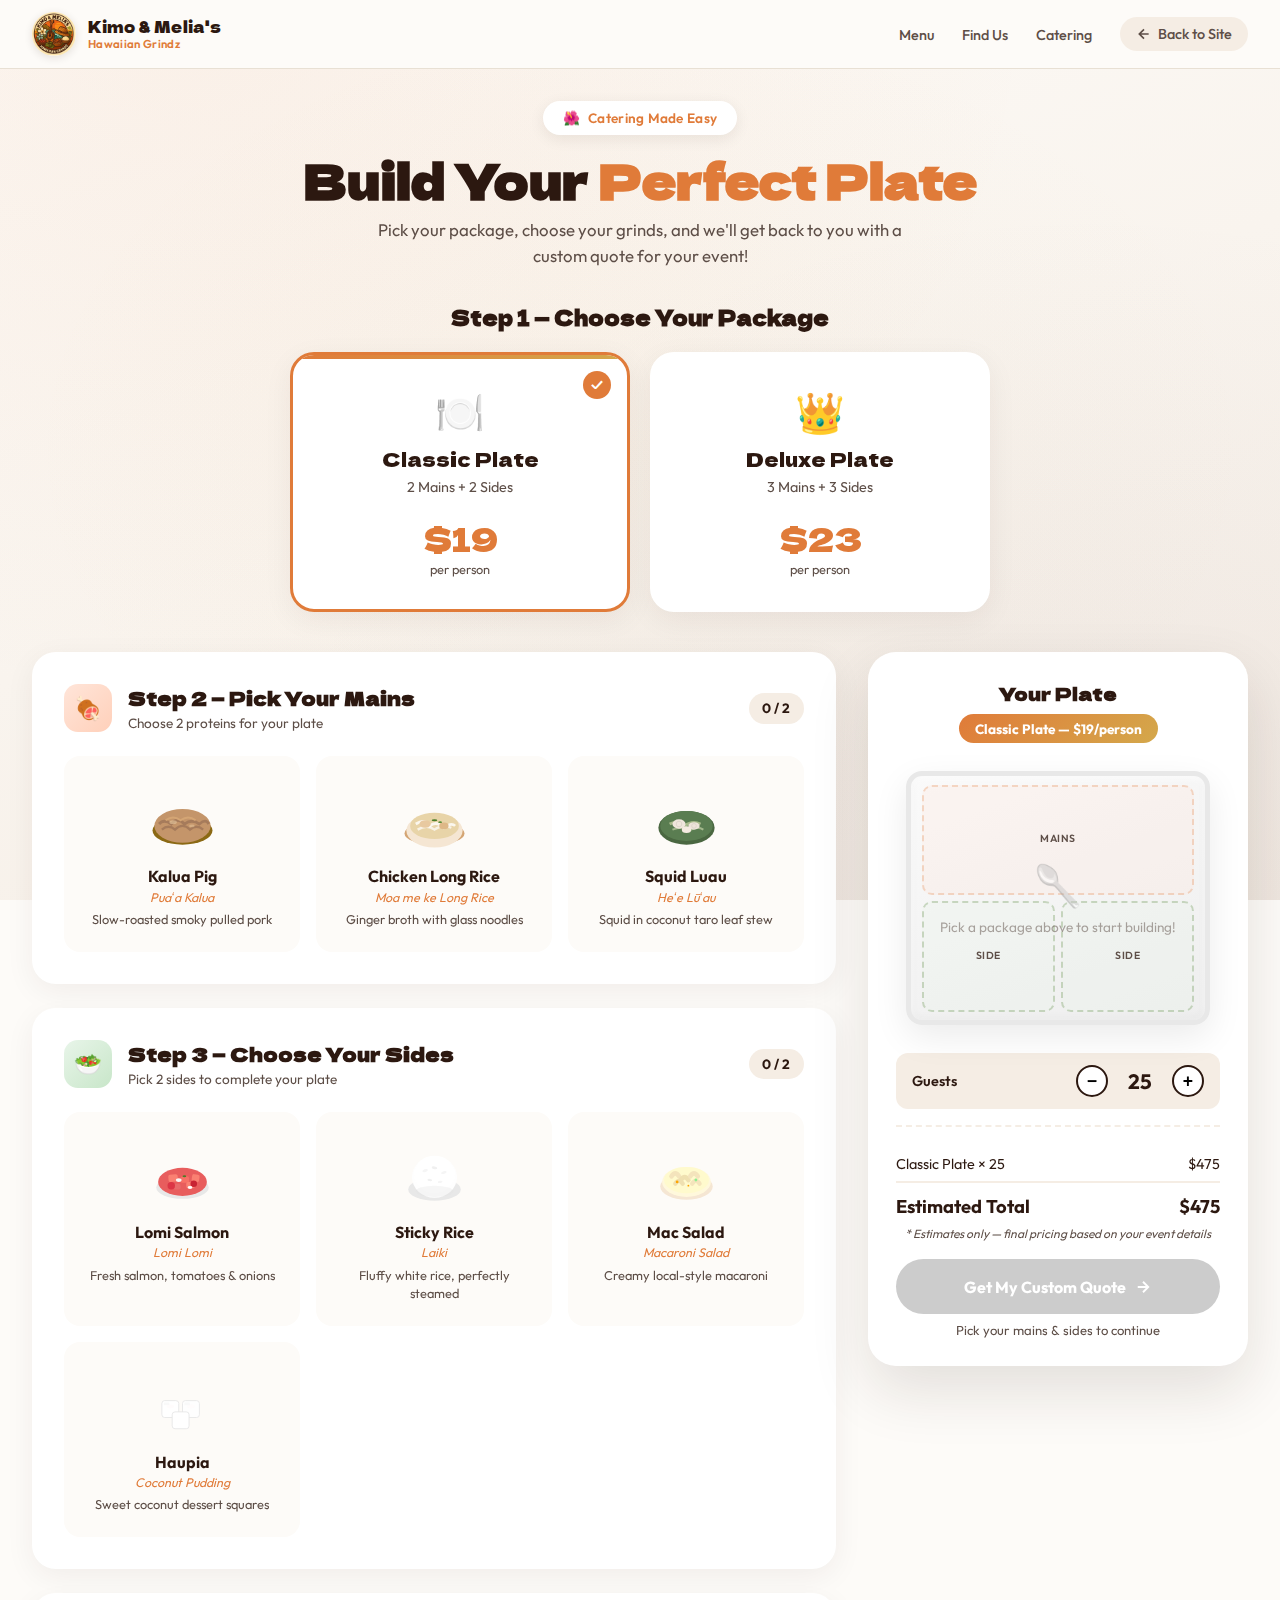
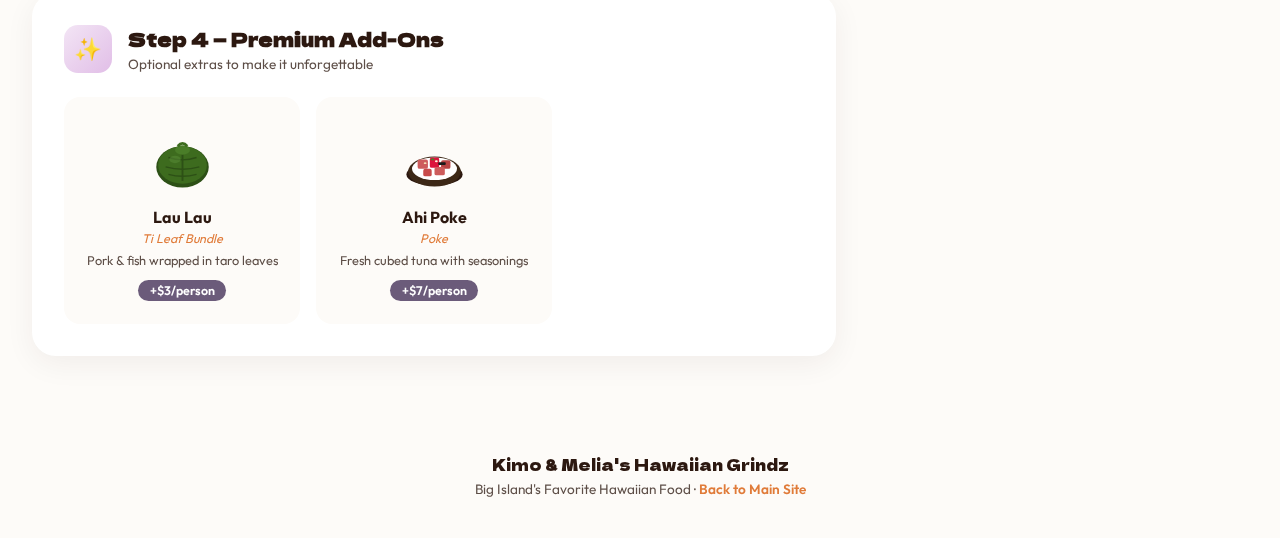
<file: plate-builder.html>
<!DOCTYPE html>
<html lang="en">
<head>
    <meta charset="UTF-8">
    <meta name="viewport" content="width=device-width, initial-scale=1.0">
    <title>Build Your Plate | Kimo & Melia's Hawaiian Grindz</title>
    <meta name="description" content="Build your perfect Hawaiian plate lunch! Choose from Kalua Pig, Squid Luau, Chicken Long Rice and more. Get a custom catering quote for your Big Island event.">
    <meta name="keywords" content="Hawaiian plate lunch builder, Big Island catering, Hawaiian food catering, custom plate lunch">
    <meta property="og:title" content="Build Your Plate | Kimo & Melia's Hawaiian Grindz">
    <meta property="og:description" content="Customize your perfect Hawaiian plate and get an instant quote for your event.">
    <meta property="og:type" content="website">
    <link rel="preconnect" href="https://fonts.googleapis.com">
    <link rel="preconnect" href="https://fonts.gstatic.com" crossorigin>
    <link href="https://fonts.googleapis.com/css2?family=Dela+Gothic+One&family=Outfit:wght@300;400;500;600;700&display=swap" rel="stylesheet">
    <style>
        :root {
            --koa-deep: #2C1810;
            --koa-medium: #4A3228;
            --sunset-orange: #E07B39;
            --sunset-gold: #D4A84B;
            --sunset-light: #F4A574;
            --taro-purple: #6B5B7A;
            --ocean-teal: #3A7D7B;
            --ti-leaf: #4A7D28;
            --sand-cream: #F5EDE4;
            --sand-dark: #E8E0D4;
            --warm-white: #FDFBF8;
            --text-primary: #2C1810;
            --text-secondary: #5D4E47;
            --danger: #D94F4F;
        }

        * { margin: 0; padding: 0; box-sizing: border-box; }
        
        body {
            font-family: 'Outfit', sans-serif;
            background: var(--warm-white);
            min-height: 100vh;
            color: var(--text-primary);
        }

        /* Warm Hawaiian background texture — sunset + taro glow, NO blue */
        body::before {
            content: '';
            position: fixed;
            inset: 0;
            background: 
                radial-gradient(ellipse at 15% 0%, rgba(224,123,57,0.08) 0%, transparent 55%),
                radial-gradient(ellipse at 85% 100%, rgba(107,91,122,0.06) 0%, transparent 55%),
                radial-gradient(ellipse at 50% 50%, rgba(212,168,75,0.03) 0%, transparent 70%),
                linear-gradient(160deg, var(--warm-white) 0%, var(--sand-cream) 100%);
            z-index: -1;
        }

        /* ===== BRANDED NAV ===== */
        .site-nav {
            background: var(--warm-white);
            border-bottom: 1px solid var(--sand-dark);
            position: sticky;
            top: 0;
            z-index: 100;
            backdrop-filter: blur(12px);
            -webkit-backdrop-filter: blur(12px);
        }

        .nav-inner {
            max-width: 1300px;
            margin: 0 auto;
            padding: 0.75rem 2rem;
            display: flex;
            align-items: center;
            justify-content: space-between;
        }

        .nav-brand {
            display: flex;
            align-items: center;
            gap: 0.75rem;
            text-decoration: none;
            color: var(--koa-deep);
        }

        .nav-brand img {
            width: 44px;
            height: 44px;
            border-radius: 50%;
            object-fit: cover;
            box-shadow: 0 2px 8px rgba(44, 24, 16, 0.12);
        }

        .nav-brand-text {
            display: flex;
            flex-direction: column;
        }

        .nav-brand-name {
            font-family: 'Dela Gothic One', cursive;
            font-size: 0.95rem;
            line-height: 1.2;
            color: var(--koa-deep);
        }

        .nav-brand-sub {
            font-size: 0.72rem;
            color: var(--sunset-orange);
            font-weight: 600;
            letter-spacing: 0.03em;
        }

        .nav-links {
            display: flex;
            align-items: center;
            gap: 1.75rem;
            list-style: none;
        }

        .nav-links a {
            text-decoration: none;
            font-weight: 500;
            font-size: 0.9rem;
            color: var(--text-secondary);
            transition: color 0.2s;
        }

        .nav-links a:hover { color: var(--sunset-orange); }

        .nav-back {
            display: inline-flex;
            align-items: center;
            gap: 0.4rem;
            background: var(--sand-cream);
            padding: 0.5rem 1rem;
            border-radius: 100px;
            font-size: 0.85rem;
            font-weight: 600;
            color: var(--koa-deep);
            text-decoration: none;
            transition: all 0.2s;
        }

        .nav-back:hover {
            background: var(--sunset-orange);
            color: white;
        }

        .nav-back svg {
            width: 16px;
            height: 16px;
        }

        /* Mobile nav */
        .nav-mobile-toggle {
            display: none;
            flex-direction: column;
            gap: 5px;
            padding: 0.5rem;
            background: none;
            border: none;
            cursor: pointer;
        }

        .nav-mobile-toggle span {
            display: block;
            width: 22px;
            height: 2px;
            background: var(--koa-deep);
            border-radius: 2px;
        }

        @media (max-width: 700px) {
            .nav-mobile-toggle { display: flex; }
            .nav-links { 
                display: none;
                position: absolute;
                top: 100%;
                left: 0;
                right: 0;
                background: var(--warm-white);
                flex-direction: column;
                padding: 1.5rem 2rem;
                border-bottom: 1px solid var(--sand-dark);
                box-shadow: 0 8px 20px rgba(44,24,16,0.08);
            }
            .nav-links.open { display: flex; }
            .nav-inner { position: relative; }
        }

        /* ===== MAIN CONTENT ===== */
        .container {
            max-width: 1300px;
            margin: 0 auto;
            padding: 2rem;
        }

        header {
            text-align: center;
            margin-bottom: 2rem;
        }

        .badge {
            display: inline-flex;
            align-items: center;
            gap: 0.5rem;
            background: white;
            padding: 0.5rem 1.25rem;
            border-radius: 100px;
            font-size: 0.85rem;
            color: var(--sunset-orange);
            font-weight: 600;
            margin-bottom: 1rem;
            box-shadow: 0 4px 15px rgba(44, 24, 16, 0.08);
            letter-spacing: 0.02em;
        }

        h1 {
            font-family: 'Dela Gothic One', cursive;
            font-size: clamp(2rem, 5vw, 3rem);
            color: var(--koa-deep);
            margin-bottom: 0.5rem;
            line-height: 1.2;
        }

        h1 span { color: var(--sunset-orange); }

        .subtitle {
            color: var(--text-secondary);
            font-size: 1.05rem;
            max-width: 550px;
            margin: 0 auto;
            line-height: 1.6;
        }

        /* ===== PACKAGE SELECTOR ===== */
        .package-selector {
            margin: 2rem 0 2.5rem;
        }

        .package-selector h2 {
            font-family: 'Dela Gothic One', cursive;
            font-size: 1.3rem;
            text-align: center;
            margin-bottom: 1.25rem;
            color: var(--koa-deep);
        }

        .packages {
            display: grid;
            grid-template-columns: 1fr 1fr;
            gap: 1.25rem;
            max-width: 700px;
            margin: 0 auto;
        }

        .package-card {
            background: white;
            border-radius: 24px;
            padding: 2rem 1.5rem;
            text-align: center;
            cursor: pointer;
            transition: all 0.4s cubic-bezier(0.4, 0, 0.2, 1);
            border: 3px solid transparent;
            position: relative;
            overflow: hidden;
            box-shadow: 0 8px 30px rgba(44, 24, 16, 0.06);
        }

        .package-card:hover {
            transform: translateY(-4px);
            box-shadow: 0 20px 50px rgba(44, 24, 16, 0.12);
        }

        .package-card.selected {
            border-color: var(--sunset-orange);
        }

        .package-card.selected::before {
            content: '';
            position: absolute;
            top: 0;
            left: 0;
            right: 0;
            height: 4px;
            background: linear-gradient(90deg, var(--sunset-orange), var(--sunset-gold));
        }

        .package-emoji {
            font-size: 2.5rem;
            margin-bottom: 0.5rem;
            display: block;
        }

        .package-name {
            font-family: 'Dela Gothic One', cursive;
            font-size: 1.2rem;
            color: var(--koa-deep);
            margin-bottom: 0.25rem;
        }

        .package-config {
            font-size: 0.9rem;
            color: var(--text-secondary);
            margin-bottom: 1rem;
            line-height: 1.5;
        }

        .package-price {
            font-family: 'Dela Gothic One', cursive;
            font-size: 2rem;
            color: var(--sunset-orange);
        }

        .package-price-label {
            font-size: 0.8rem;
            color: var(--text-secondary);
        }

        .package-card .check-mark {
            position: absolute;
            top: 1rem;
            right: 1rem;
            width: 28px;
            height: 28px;
            border-radius: 50%;
            background: var(--sunset-orange);
            color: white;
            display: none;
            align-items: center;
            justify-content: center;
            font-weight: bold;
            font-size: 0.9rem;
        }

        .package-card.selected .check-mark {
            display: flex;
        }

        /* ===== BUILDER LAYOUT ===== */
        .builder-layout {
            display: grid;
            grid-template-columns: 1fr 380px;
            gap: 2rem;
            align-items: start;
        }

        /* ===== SECTIONS ===== */
        .build-section {
            background: white;
            border-radius: 24px;
            padding: 2rem;
            margin-bottom: 1.5rem;
            box-shadow: 0 8px 30px rgba(44, 24, 16, 0.06);
            transition: opacity 0.3s, transform 0.3s;
        }

        .build-section.locked {
            opacity: 0.45;
            pointer-events: none;
        }

        .section-header {
            display: flex;
            align-items: center;
            gap: 1rem;
            margin-bottom: 1.5rem;
        }

        .section-icon {
            width: 48px;
            height: 48px;
            border-radius: 14px;
            display: flex;
            align-items: center;
            justify-content: center;
            font-size: 1.4rem;
            flex-shrink: 0;
        }

        .section-icon.mains { background: linear-gradient(135deg, #FFE5D9, #FFD0BA); }
        .section-icon.sides { background: linear-gradient(135deg, #E8F5E9, #C8E6C9); }
        .section-icon.addons { background: linear-gradient(135deg, #F3E5F5, #E1BEE7); }

        .section-title { flex: 1; }

        .section-title h2 {
            font-family: 'Dela Gothic One', cursive;
            font-size: 1.2rem;
            color: var(--koa-deep);
        }

        .section-title p {
            font-size: 0.85rem;
            color: var(--text-secondary);
            margin-top: 0.15rem;
        }

        .selection-counter {
            background: var(--sand-cream);
            padding: 0.4rem 0.85rem;
            border-radius: 100px;
            font-weight: 700;
            font-size: 0.85rem;
            white-space: nowrap;
            transition: all 0.3s;
        }

        .selection-counter.complete {
            background: var(--ti-leaf);
            color: white;
        }

        /* ===== DISH CARDS ===== */
        .dishes-grid {
            display: grid;
            grid-template-columns: repeat(auto-fill, minmax(180px, 1fr));
            gap: 1rem;
        }

        .dish-card {
            background: var(--warm-white);
            border-radius: 16px;
            padding: 1.25rem 1rem;
            cursor: pointer;
            transition: all 0.3s cubic-bezier(0.4, 0, 0.2, 1);
            border: 3px solid transparent;
            position: relative;
            text-align: center;
            user-select: none;
        }

        .dish-card:hover:not(.disabled) {
            transform: translateY(-3px);
            box-shadow: 0 12px 30px rgba(44, 24, 16, 0.1);
            border-color: rgba(224, 123, 57, 0.3);
        }

        .dish-card.selected {
            border-color: var(--sunset-orange);
            background: linear-gradient(135deg, #FFF9F5 0%, white 100%);
            box-shadow: 0 8px 25px rgba(224, 123, 57, 0.15);
        }

        .dish-card.selected::after {
            content: '✓';
            position: absolute;
            top: 0.5rem;
            right: 0.5rem;
            width: 24px;
            height: 24px;
            background: var(--sunset-orange);
            color: white;
            border-radius: 50%;
            display: flex;
            align-items: center;
            justify-content: center;
            font-weight: bold;
            font-size: 0.75rem;
            animation: checkPop 0.3s cubic-bezier(0.68, -0.55, 0.265, 1.55);
        }

        @keyframes checkPop {
            0% { transform: scale(0); }
            100% { transform: scale(1); }
        }

        .dish-card.disabled {
            opacity: 0.4;
            cursor: not-allowed;
            transform: none !important;
            box-shadow: none !important;
        }

        .dish-icon {
            width: 75px;
            height: 75px;
            margin: 0 auto 0.75rem;
        }

        .dish-card h3 {
            font-weight: 700;
            font-size: 1rem;
            color: var(--koa-deep);
            margin-bottom: 0.2rem;
        }

        .dish-hawaiian {
            font-size: 0.78rem;
            color: var(--sunset-orange);
            font-style: italic;
            margin-bottom: 0.4rem;
        }

        .dish-desc {
            font-size: 0.8rem;
            color: var(--text-secondary);
            line-height: 1.4;
        }

        .addon-price-tag {
            display: inline-block;
            margin-top: 0.6rem;
            background: var(--taro-purple);
            color: white;
            padding: 0.2rem 0.7rem;
            border-radius: 100px;
            font-size: 0.78rem;
            font-weight: 600;
        }

        /* ===== PLATE PREVIEW SIDEBAR ===== */
        .plate-preview {
            position: sticky;
            top: 5.5rem;
        }

        .plate-card {
            background: white;
            border-radius: 28px;
            padding: 1.75rem;
            box-shadow: 0 25px 60px rgba(44, 24, 16, 0.12);
        }

        .plate-header {
            text-align: center;
            margin-bottom: 1.25rem;
        }

        .plate-header h2 {
            font-family: 'Dela Gothic One', cursive;
            font-size: 1.15rem;
            color: var(--koa-deep);
            margin-bottom: 0.5rem;
        }

        .tier-indicator {
            display: inline-block;
            background: linear-gradient(135deg, var(--sunset-orange), var(--sunset-gold));
            color: white;
            padding: 0.35rem 1rem;
            border-radius: 100px;
            font-size: 0.85rem;
            font-weight: 700;
        }

        /* Plate Visual */
        .plate-visual {
            position: relative;
            width: 100%;
            aspect-ratio: 1.2;
            margin-bottom: 1.25rem;
        }

        .plate-base {
            position: absolute;
            inset: 3%;
            background: linear-gradient(160deg, #fafafa 0%, #eeeeee 100%);
            border-radius: 16px;
            box-shadow: 
                0 12px 35px rgba(0,0,0,0.08),
                inset 0 -2px 8px rgba(0,0,0,0.04),
                inset 0 2px 6px rgba(255,255,255,0.9);
            border: 5px solid #e8e8e8;
        }

        .plate-zones {
            position: absolute;
            inset: 8%;
            display: grid;
            grid-template-columns: 1fr 1fr;
            grid-template-rows: auto auto;
            gap: 6px;
        }

        .plate-zone {
            border-radius: 10px;
            display: flex;
            flex-direction: column;
            align-items: center;
            justify-content: center;
            padding: 6px;
            transition: all 0.3s;
            min-height: 60px;
        }

        .plate-zone.mains-zone {
            grid-column: 1 / -1;
            background: rgba(255, 229, 217, 0.25);
            border: 2px dashed rgba(224, 123, 57, 0.25);
        }

        .plate-zone.sides-zone {
            background: rgba(232, 245, 233, 0.25);
            border: 2px dashed rgba(74, 125, 40, 0.25);
        }

        .plate-zone.addons-zone {
            grid-column: 1 / -1;
            background: rgba(243, 229, 245, 0.25);
            border: 2px dashed rgba(107, 91, 122, 0.25);
        }

        .plate-zone.filled {
            border-style: solid;
            background: rgba(255,255,255,0.7);
        }

        .plate-zone-label {
            font-size: 0.65rem;
            color: var(--text-secondary);
            text-transform: uppercase;
            letter-spacing: 0.5px;
            margin-bottom: 2px;
            font-weight: 600;
        }

        .plate-zone-items {
            display: flex;
            gap: 2px;
            flex-wrap: wrap;
            justify-content: center;
        }

        .plate-food-item {
            width: 42px;
            height: 42px;
            animation: popIn 0.35s cubic-bezier(0.68, -0.55, 0.265, 1.55);
        }

        .plate-food-item svg {
            width: 100%;
            height: 100%;
            filter: drop-shadow(0 2px 4px rgba(0,0,0,0.12));
        }

        @keyframes popIn {
            0% { transform: scale(0) rotate(-8deg); opacity: 0; }
            100% { transform: scale(1) rotate(0deg); opacity: 1; }
        }

        .empty-plate-msg {
            position: absolute;
            inset: 10%;
            display: flex;
            flex-direction: column;
            align-items: center;
            justify-content: center;
            text-align: center;
            color: var(--text-secondary);
            opacity: 0.5;
        }

        .empty-plate-msg span {
            font-size: 2.5rem;
            margin-bottom: 0.5rem;
        }

        .empty-plate-msg p {
            font-size: 0.85rem;
        }

        /* Guest Selector */
        .guest-selector {
            display: flex;
            align-items: center;
            justify-content: space-between;
            background: var(--sand-cream);
            border-radius: 12px;
            padding: 0.75rem 1rem;
            margin-bottom: 1rem;
        }

        .guest-selector > span {
            font-weight: 600;
            font-size: 0.9rem;
        }

        .guest-controls {
            display: flex;
            align-items: center;
            gap: 0.75rem;
        }

        .guest-btn {
            width: 32px;
            height: 32px;
            border-radius: 50%;
            border: 2px solid var(--koa-deep);
            background: white;
            font-size: 1.1rem;
            cursor: pointer;
            transition: all 0.2s;
            display: flex;
            align-items: center;
            justify-content: center;
            font-weight: 600;
        }

        .guest-btn:hover {
            background: var(--koa-deep);
            color: white;
        }

        .guest-count {
            font-size: 1.3rem;
            font-weight: 700;
            min-width: 40px;
            text-align: center;
        }

        /* Summary */
        .order-summary {
            border-top: 2px dashed var(--sand-cream);
            padding-top: 1rem;
        }

        .summary-selections {
            margin-bottom: 0.75rem;
        }

        .summary-group {
            margin-bottom: 0.5rem;
        }

        .summary-group-title {
            font-size: 0.7rem;
            text-transform: uppercase;
            letter-spacing: 0.5px;
            color: var(--text-secondary);
            font-weight: 600;
        }

        .summary-group-items {
            font-size: 0.88rem;
            color: var(--koa-deep);
            font-weight: 500;
        }

        .summary-row {
            display: flex;
            justify-content: space-between;
            margin-bottom: 0.4rem;
            font-size: 0.9rem;
        }

        .summary-row.total {
            font-weight: 700;
            font-size: 1.15rem;
            color: var(--koa-deep);
            border-top: 2px solid var(--sand-cream);
            padding-top: 0.75rem;
            margin-top: 0.5rem;
        }

        .estimate-note {
            font-size: 0.75rem;
            color: var(--text-secondary);
            text-align: center;
            margin-top: 0.5rem;
            font-style: italic;
            line-height: 1.4;
        }

        /* CTA Button */
        .cta-button {
            width: 100%;
            padding: 1.1rem;
            background: linear-gradient(135deg, var(--sunset-orange), var(--sunset-gold));
            color: white;
            border: none;
            border-radius: 100px;
            font-family: inherit;
            font-size: 1rem;
            font-weight: 700;
            cursor: pointer;
            transition: all 0.4s;
            box-shadow: 0 8px 25px rgba(224, 123, 57, 0.35);
            display: flex;
            align-items: center;
            justify-content: center;
            gap: 0.5rem;
            margin-top: 1rem;
        }

        .cta-button:hover:not(:disabled) {
            transform: translateY(-2px);
            box-shadow: 0 14px 40px rgba(224, 123, 57, 0.45);
        }

        .cta-button:disabled {
            background: #ccc;
            box-shadow: none;
            cursor: not-allowed;
        }

        .incomplete-msg {
            text-align: center;
            font-size: 0.82rem;
            color: var(--text-secondary);
            margin-top: 0.5rem;
        }

        /* ===== LEAD CAPTURE MODAL ===== */
        .modal-overlay {
            display: none;
            position: fixed;
            inset: 0;
            background: rgba(44, 24, 16, 0.6);
            backdrop-filter: blur(8px);
            z-index: 1000;
            align-items: center;
            justify-content: center;
            padding: 1rem;
            animation: fadeIn 0.3s;
        }

        .modal-overlay.active {
            display: flex;
        }

        @keyframes fadeIn {
            from { opacity: 0; }
            to { opacity: 1; }
        }

        .modal {
            background: white;
            border-radius: 28px;
            padding: 2.5rem;
            max-width: 520px;
            width: 100%;
            max-height: 90vh;
            overflow-y: auto;
            animation: slideUp 0.4s cubic-bezier(0.4, 0, 0.2, 1);
            position: relative;
        }

        @keyframes slideUp {
            from { opacity: 0; transform: translateY(30px); }
            to { opacity: 1; transform: translateY(0); }
        }

        .modal-close {
            position: absolute;
            top: 1rem;
            right: 1rem;
            width: 36px;
            height: 36px;
            border-radius: 50%;
            border: none;
            background: var(--sand-cream);
            cursor: pointer;
            font-size: 1.2rem;
            display: flex;
            align-items: center;
            justify-content: center;
            transition: all 0.2s;
        }

        .modal-close:hover {
            background: var(--koa-deep);
            color: white;
        }

        .modal h2 {
            font-family: 'Dela Gothic One', cursive;
            font-size: 1.5rem;
            color: var(--koa-deep);
            margin-bottom: 0.25rem;
        }

        .modal .modal-subtitle {
            color: var(--text-secondary);
            font-size: 0.9rem;
            margin-bottom: 1.5rem;
            line-height: 1.5;
        }

        .modal-plate-summary {
            background: var(--sand-cream);
            border-radius: 14px;
            padding: 1rem 1.25rem;
            margin-bottom: 1.5rem;
            font-size: 0.88rem;
        }

        .modal-plate-summary strong {
            display: block;
            margin-bottom: 0.25rem;
            color: var(--koa-deep);
        }

        .form-group {
            margin-bottom: 1rem;
        }

        .form-group label {
            display: block;
            font-weight: 600;
            font-size: 0.88rem;
            margin-bottom: 0.35rem;
            color: var(--koa-deep);
        }

        .form-group label .required {
            color: var(--danger);
        }

        .form-group input,
        .form-group select,
        .form-group textarea {
            width: 100%;
            padding: 0.75rem 1rem;
            border: 2px solid var(--sand-cream);
            border-radius: 12px;
            font-family: inherit;
            font-size: 0.95rem;
            transition: border-color 0.2s;
            background: white;
        }

        .form-group input:focus,
        .form-group select:focus,
        .form-group textarea:focus {
            outline: none;
            border-color: var(--sunset-orange);
        }

        .form-group textarea {
            resize: vertical;
            min-height: 80px;
        }

        .form-row {
            display: grid;
            grid-template-columns: 1fr 1fr;
            gap: 1rem;
        }

        .submit-btn {
            width: 100%;
            padding: 1rem;
            background: linear-gradient(135deg, var(--sunset-orange), var(--sunset-gold));
            color: white;
            border: none;
            border-radius: 100px;
            font-family: inherit;
            font-size: 1.05rem;
            font-weight: 700;
            cursor: pointer;
            transition: all 0.3s;
            box-shadow: 0 8px 25px rgba(224, 123, 57, 0.3);
            margin-top: 0.5rem;
        }

        .submit-btn:hover {
            transform: translateY(-2px);
            box-shadow: 0 12px 35px rgba(224, 123, 57, 0.4);
        }

        .form-disclaimer {
            font-size: 0.75rem;
            color: var(--text-secondary);
            text-align: center;
            margin-top: 0.75rem;
            line-height: 1.4;
        }

        /* ===== SUCCESS STATE ===== */
        .success-state {
            text-align: center;
            padding: 2rem 0;
        }

        .success-state .success-emoji {
            font-size: 4rem;
            margin-bottom: 1rem;
            display: block;
            animation: popIn 0.5s cubic-bezier(0.68, -0.55, 0.265, 1.55);
        }

        .success-state h2 {
            margin-bottom: 0.5rem;
        }

        .success-state p {
            color: var(--text-secondary);
            line-height: 1.6;
        }

        /* ===== FOOTER ===== */
        .builder-footer {
            text-align: center;
            padding: 2.5rem 2rem;
            color: var(--text-secondary);
            font-size: 0.85rem;
        }

        .builder-footer a {
            color: var(--sunset-orange);
            text-decoration: none;
            font-weight: 600;
        }

        .builder-footer a:hover {
            text-decoration: underline;
        }

        .builder-footer .footer-brand {
            font-family: 'Dela Gothic One', cursive;
            color: var(--koa-deep);
            font-size: 1rem;
            margin-bottom: 0.25rem;
        }

        /* ===== RESPONSIVE ===== */
        @media (max-width: 900px) {
            .builder-layout {
                grid-template-columns: 1fr;
            }
            
            .plate-preview {
                position: relative;
                top: 0;
                order: -1;
            }

            .plate-card {
                max-width: 420px;
                margin: 0 auto 2rem;
            }
        }

        @media (max-width: 600px) {
            .packages {
                grid-template-columns: 1fr;
                max-width: 340px;
            }

            .dishes-grid {
                grid-template-columns: 1fr 1fr;
            }

            .container {
                padding: 1rem;
            }

            .dish-icon {
                width: 60px;
                height: 60px;
            }

            .form-row {
                grid-template-columns: 1fr;
            }

            .modal {
                padding: 1.5rem;
            }
        }

        @media (max-width: 380px) {
            .dishes-grid {
                grid-template-columns: 1fr;
            }
        }
    </style>
</head>
<body>

<!-- BRANDED NAVIGATION -->
<nav class="site-nav">
    <div class="nav-inner">
        <a href="index.html" class="nav-brand">
            <img src="images/logo.jpg" alt="Kimo & Melia's Hawaiian Grindz">
            <div class="nav-brand-text">
                <span class="nav-brand-name">Kimo & Melia's</span>
                <span class="nav-brand-sub">Hawaiian Grindz</span>
            </div>
        </a>

        <button class="nav-mobile-toggle" id="navToggle" aria-label="Open menu">
            <span></span><span></span><span></span>
        </button>

        <ul class="nav-links" id="navLinks">
            <li><a href="index.html#menu">Menu</a></li>
            <li><a href="index.html#locations">Find Us</a></li>
            <li><a href="index.html#catering">Catering</a></li>
            <li>
                <a href="index.html" class="nav-back">
                    <svg viewBox="0 0 24 24" fill="none" stroke="currentColor" stroke-width="2.5"><path d="M19 12H5M12 19l-7-7 7-7"/></svg>
                    Back to Site
                </a>
            </li>
        </ul>
    </div>
</nav>

<div class="container">
    <header>
        <div class="badge">
            <span>🌺</span> Catering Made Easy
        </div>
        <h1>Build Your <span>Perfect Plate</span></h1>
        <p class="subtitle">Pick your package, choose your grinds, and we'll get back to you with a custom quote for your event!</p>
    </header>

    <!-- STEP 1: PACKAGE SELECTOR -->
    <div class="package-selector">
        <h2>Step 1 — Choose Your Package</h2>
        <div class="packages">
            <div class="package-card selected" data-package="classic" onclick="selectPackage('classic')">
                <div class="check-mark">✓</div>
                <span class="package-emoji">🍽️</span>
                <div class="package-name">Classic Plate</div>
                <div class="package-config">2 Mains + 2 Sides</div>
                <div class="package-price">$19</div>
                <div class="package-price-label">per person</div>
            </div>
            <div class="package-card" data-package="deluxe" onclick="selectPackage('deluxe')">
                <div class="check-mark">✓</div>
                <span class="package-emoji">👑</span>
                <div class="package-name">Deluxe Plate</div>
                <div class="package-config">3 Mains + 3 Sides</div>
                <div class="package-price">$23</div>
                <div class="package-price-label">per person</div>
            </div>
        </div>
    </div>

    <!-- MAIN BUILDER -->
    <div class="builder-layout">
        <div class="selections-area">

            <!-- MAINS -->
            <div class="build-section" id="mainsSection">
                <div class="section-header">
                    <div class="section-icon mains">🍖</div>
                    <div class="section-title">
                        <h2>Step 2 — Pick Your Mains</h2>
                        <p id="mainsInstruction">Choose 2 proteins for your plate</p>
                    </div>
                    <div class="selection-counter" id="mainsCounter">0 / 2</div>
                </div>
                <div class="dishes-grid" id="mainsGrid"></div>
            </div>

            <!-- SIDES -->
            <div class="build-section" id="sidesSection">
                <div class="section-header">
                    <div class="section-icon sides">🥗</div>
                    <div class="section-title">
                        <h2>Step 3 — Choose Your Sides</h2>
                        <p id="sidesInstruction">Pick 2 sides to complete your plate</p>
                    </div>
                    <div class="selection-counter" id="sidesCounter">0 / 2</div>
                </div>
                <div class="dishes-grid" id="sidesGrid"></div>
            </div>

            <!-- ADD-ONS -->
            <div class="build-section" id="addonsSection">
                <div class="section-header">
                    <div class="section-icon addons">✨</div>
                    <div class="section-title">
                        <h2>Step 4 — Premium Add-Ons</h2>
                        <p>Optional extras to make it unforgettable</p>
                    </div>
                </div>
                <div class="dishes-grid" id="addonsGrid"></div>
            </div>
        </div>

        <!-- SIDEBAR -->
        <div class="plate-preview">
            <div class="plate-card">
                <div class="plate-header">
                    <h2>Your Plate</h2>
                    <div class="tier-indicator" id="tierIndicator">Classic — $19/person</div>
                </div>

                <div class="plate-visual">
                    <div class="plate-base"></div>
                    <div class="plate-zones" id="plateZones">
                        <div class="plate-zone mains-zone" id="mainsZone">
                            <span class="plate-zone-label">Mains</span>
                            <div class="plate-zone-items" id="mainsZoneItems"></div>
                        </div>
                        <div class="plate-zone sides-zone" id="sidesZone1">
                            <span class="plate-zone-label">Side</span>
                            <div class="plate-zone-items" id="sidesZoneItems1"></div>
                        </div>
                        <div class="plate-zone sides-zone" id="sidesZone2">
                            <span class="plate-zone-label">Side</span>
                            <div class="plate-zone-items" id="sidesZoneItems2"></div>
                        </div>
                        <div class="plate-zone addons-zone" id="addonsZone" style="display:none;">
                            <span class="plate-zone-label">Add-ons</span>
                            <div class="plate-zone-items" id="addonsZoneItems"></div>
                        </div>
                    </div>
                    <div class="empty-plate-msg" id="emptyPlateMsg">
                        <span>🥄</span>
                        <p>Pick a package above to start building!</p>
                    </div>
                </div>

                <div class="guest-selector">
                    <span>Guests</span>
                    <div class="guest-controls">
                        <button class="guest-btn" id="guestMinus">−</button>
                        <span class="guest-count" id="guestCount">25</span>
                        <button class="guest-btn" id="guestPlus">+</button>
                    </div>
                </div>

                <div class="order-summary">
                    <div class="summary-selections" id="summarySelections"></div>

                    <div class="summary-row">
                        <span id="packageLabel">Classic Plate × 25</span>
                        <span id="baseTotal">$475</span>
                    </div>

                    <div id="addonsBreakdown"></div>

                    <div class="summary-row total">
                        <span>Estimated Total</span>
                        <span id="grandTotal">$475</span>
                    </div>

                    <p class="estimate-note">* Estimates only — final pricing based on your event details</p>
                </div>

                <button class="cta-button" id="ctaButton" disabled>
                    <span>Get My Custom Quote</span>
                    <svg width="18" height="18" viewBox="0 0 24 24" fill="none" stroke="currentColor" stroke-width="2.5"><path d="M5 12h14M12 5l7 7-7 7"/></svg>
                </button>
                <p class="incomplete-msg" id="incompleteMsg">Pick your mains & sides to continue</p>
            </div>
        </div>
    </div>
</div>

<!-- FOOTER -->
<footer class="builder-footer">
    <div class="footer-brand">Kimo & Melia's Hawaiian Grindz</div>
    <p>Big Island's Favorite Hawaiian Food · <a href="index.html">Back to Main Site</a></p>
</footer>

<!-- LEAD CAPTURE MODAL -->
<div class="modal-overlay" id="modalOverlay">
    <div class="modal" id="modal">
        <!-- Form State -->
        <div id="formState">
            <button class="modal-close" onclick="closeModal()">✕</button>
            <h2>🌺 Almost There!</h2>
            <p class="modal-subtitle">Tell us about your event and we'll get back to you with a custom quote.</p>

            <div class="modal-plate-summary" id="modalSummary"></div>

            <div class="form-row">
                <div class="form-group">
                    <label>Your Name <span class="required">*</span></label>
                    <input type="text" id="formName" placeholder="Full name" required>
                </div>
                <div class="form-group">
                    <label>Phone <span class="required">*</span></label>
                    <input type="tel" id="formPhone" placeholder="(808) 555-1234">
                </div>
            </div>

            <div class="form-group">
                <label>Email <span class="required">*</span></label>
                <input type="email" id="formEmail" placeholder="you@email.com" required>
            </div>

            <div class="form-row">
                <div class="form-group">
                    <label>Event Date</label>
                    <input type="date" id="formDate">
                </div>
                <div class="form-group">
                    <label>Event Type</label>
                    <select id="formEventType">
                        <option value="">Select one...</option>
                        <option value="wedding">Wedding</option>
                        <option value="birthday">Birthday Party</option>
                        <option value="graduation">Graduation</option>
                        <option value="corporate">Corporate Event</option>
                        <option value="luau">Lūʻau / Party</option>
                        <option value="baby-shower">Baby Shower</option>
                        <option value="memorial">Celebration of Life</option>
                        <option value="fundraiser">Fundraiser</option>
                        <option value="other">Other</option>
                    </select>
                </div>
            </div>

            <div class="form-group">
                <label>Tell us about your event</label>
                <textarea id="formNotes" placeholder="Location, special requests, dietary needs, anything else you'd like us to know..."></textarea>
            </div>

            <button class="submit-btn" onclick="submitForm()">Send My Plate & Get a Quote 🤙</button>
            <p class="form-disclaimer">We'll respond within 24 hours. No spam, ever — just aloha.</p>
        </div>

        <!-- Success State -->
        <div id="successState" style="display:none;">
            <div class="success-state">
                <span class="success-emoji">🤙</span>
                <h2>Mahalo!</h2>
                <p>We got your plate selections and event details. Our team will reach out within 24 hours with a custom quote just for you.</p>
                <br>
                <p><strong>In the meantime, follow us for the latest!</strong></p>
                <br>
                <button class="submit-btn" onclick="closeModal()" style="max-width:250px; margin:0 auto;">Back to Plate Builder</button>
            </div>
        </div>
    </div>
</div>

<script>
// ============================================
// MOBILE NAV TOGGLE
// ============================================
document.getElementById('navToggle').addEventListener('click', () => {
    document.getElementById('navLinks').classList.toggle('open');
});

// ============================================
// SVG ICONS
// ============================================
const dishIcons = {
    'kalua-pig': `<svg viewBox="0 0 80 80">
        <ellipse cx="40" cy="55" rx="32" ry="15" fill="#8B6914"/>
        <ellipse cx="40" cy="50" rx="30" ry="18" fill="#C4956A"/>
        <path d="M15 48 Q20 42 28 48 Q35 40 42 48 Q50 42 58 48 Q65 42 68 48" stroke="#A67B5B" stroke-width="3" fill="none"/>
        <path d="M18 54 Q25 48 32 54 Q40 46 48 54 Q55 48 62 54" stroke="#A67B5B" stroke-width="2.5" fill="none"/>
        <path d="M22 44 Q30 38 38 44 Q46 38 54 44" stroke="#D4A574" stroke-width="2" fill="none"/>
        <ellipse cx="30" cy="46" rx="4" ry="2" fill="#E8C9A0" opacity="0.6"/>
        <ellipse cx="50" cy="50" rx="3" ry="1.5" fill="#E8C9A0" opacity="0.5"/>
    </svg>`,
    'chicken-long-rice': `<svg viewBox="0 0 80 80">
        <ellipse cx="40" cy="58" rx="32" ry="12" fill="#D4A574"/>
        <ellipse cx="40" cy="55" rx="30" ry="18" fill="#F5E6D3"/>
        <ellipse cx="40" cy="50" rx="26" ry="14" fill="#E8D4A8"/>
        <path d="M20 48 Q30 42 35 50 Q42 44 50 52 Q58 46 62 50" stroke="rgba(255,255,255,0.8)" stroke-width="3" fill="none"/>
        <path d="M22 54 Q32 48 40 54 Q48 48 58 52" stroke="rgba(255,255,255,0.7)" stroke-width="2.5" fill="none"/>
        <ellipse cx="30" cy="48" rx="6" ry="4" fill="#E8C9A0"/>
        <ellipse cx="50" cy="50" rx="5" ry="3.5" fill="#DEB887"/>
        <ellipse cx="40" cy="44" rx="3" ry="1" fill="#4A7D28"/>
        <ellipse cx="46" cy="46" rx="2" ry="1" fill="#5A8D38"/>
    </svg>`,
    'squid-luau': `<svg viewBox="0 0 80 80">
        <ellipse cx="40" cy="52" rx="30" ry="18" fill="#4A6741"/>
        <ellipse cx="40" cy="50" rx="28" ry="16" fill="#5A7D51"/>
        <path d="M22 48 Q30 44 38 50 Q46 44 55 48" stroke="#C9D4A4" stroke-width="3" fill="none" opacity="0.7"/>
        <path d="M25 54 Q35 50 45 54 Q52 50 58 54" stroke="#D4DFB4" stroke-width="2" fill="none" opacity="0.6"/>
        <ellipse cx="32" cy="48" rx="7" ry="5" fill="#F0E6DC"/>
        <ellipse cx="48" cy="50" rx="6" ry="4" fill="#EDE3D9"/>
        <ellipse cx="40" cy="54" rx="5" ry="3.5" fill="#F5EBE1"/>
        <circle cx="32" cy="48" r="3" fill="none" stroke="#DDD4CA" stroke-width="1"/>
        <circle cx="48" cy="50" r="2.5" fill="none" stroke="#DDD4CA" stroke-width="1"/>
    </svg>`,
    'lomi-salmon': `<svg viewBox="0 0 80 80">
        <ellipse cx="40" cy="56" rx="28" ry="12" fill="#E8E8E8"/>
        <ellipse cx="40" cy="50" rx="26" ry="15" fill="#E85D5D"/>
        <rect x="25" y="42" width="10" height="8" rx="2" fill="#FA8072" transform="rotate(-5 30 46)"/>
        <rect x="38" y="44" width="9" height="7" rx="2" fill="#F77066"/>
        <rect x="50" y="42" width="8" height="8" rx="2" fill="#FA8072" transform="rotate(8 54 46)"/>
        <rect x="30" y="52" width="8" height="6" rx="2" fill="#E86A6A"/>
        <rect x="44" y="50" width="9" height="7" rx="2" fill="#FA8072" transform="rotate(-3 48 53)"/>
        <circle cx="28" cy="54" r="4" fill="#DC3545"/>
        <circle cx="52" cy="52" r="3.5" fill="#C82333"/>
        <ellipse cx="36" cy="48" rx="3" ry="2" fill="#F8F8F8"/>
        <ellipse cx="48" cy="56" rx="2.5" ry="1.5" fill="#FFF"/>
        <ellipse cx="42" cy="44" rx="2" ry="1" fill="#4A7D28"/>
    </svg>`,
    'rice': `<svg viewBox="0 0 80 80">
        <ellipse cx="40" cy="58" rx="28" ry="12" fill="#E8E8E8"/>
        <ellipse cx="40" cy="45" rx="24" ry="22" fill="#FEFEFE"/>
        <ellipse cx="40" cy="42" rx="22" ry="20" fill="#FFF"/>
        <ellipse cx="30" cy="38" rx="3" ry="1.5" fill="#F5F5F5" transform="rotate(-20 30 38)"/>
        <ellipse cx="40" cy="35" rx="3" ry="1.5" fill="#F0F0F0" transform="rotate(10 40 35)"/>
        <ellipse cx="50" cy="40" rx="3" ry="1.5" fill="#F5F5F5" transform="rotate(-15 50 40)"/>
        <ellipse cx="35" cy="48" rx="2.5" ry="1.2" fill="#F0F0F0" transform="rotate(5 35 48)"/>
        <ellipse cx="46" cy="50" rx="2.5" ry="1.2" fill="#F5F5F5" transform="rotate(-8 46 50)"/>
        <ellipse cx="40" cy="60" rx="20" ry="6" fill="#E0E0E0" opacity="0.3"/>
    </svg>`,
    'macaroni-salad': `<svg viewBox="0 0 80 80">
        <ellipse cx="40" cy="55" rx="28" ry="14" fill="#F5E6D3"/>
        <ellipse cx="40" cy="50" rx="26" ry="16" fill="#FFF8DC"/>
        <ellipse cx="40" cy="48" rx="24" ry="14" fill="#FFFACD"/>
        <path d="M24 44 Q28 38 32 44" stroke="#F4E4BC" stroke-width="5" fill="none" stroke-linecap="round"/>
        <path d="M34 48 Q38 42 42 48" stroke="#EFE0B0" stroke-width="5" fill="none" stroke-linecap="round"/>
        <path d="M44 44 Q48 38 52 44" stroke="#F4E4BC" stroke-width="5" fill="none" stroke-linecap="round"/>
        <path d="M28 52 Q32 46 36 52" stroke="#EFE0B0" stroke-width="4.5" fill="none" stroke-linecap="round"/>
        <path d="M46 52 Q50 46 54 52" stroke="#F4E4BC" stroke-width="4.5" fill="none" stroke-linecap="round"/>
        <circle cx="30" cy="50" r="1.5" fill="#FFA500"/>
        <circle cx="50" cy="48" r="1.5" fill="#90EE90"/>
        <circle cx="42" cy="54" r="1" fill="#FFA500"/>
    </svg>`,
    'haupia': `<svg viewBox="0 0 80 80">
        <rect x="18" y="38" width="18" height="18" rx="3" fill="#FFF" stroke="#E8E8E8" stroke-width="1"/>
        <rect x="40" y="38" width="18" height="18" rx="3" fill="#FEFEFE" stroke="#E8E8E8" stroke-width="1"/>
        <rect x="29" y="50" width="18" height="18" rx="3" fill="#FFF" stroke="#E8E8E8" stroke-width="1"/>
        <rect x="20" y="40" width="6" height="3" rx="1" fill="#F8F8F8" opacity="0.8"/>
        <rect x="42" y="40" width="6" height="3" rx="1" fill="#F8F8F8" opacity="0.8"/>
        <ellipse cx="27" cy="44" rx="4" ry="2" fill="#FFFAFA" opacity="0.6"/>
        <ellipse cx="49" cy="44" rx="4" ry="2" fill="#FFFAFA" opacity="0.6"/>
    </svg>`,
    'lau-lau': `<svg viewBox="0 0 80 80">
        <ellipse cx="40" cy="50" rx="28" ry="22" fill="#2D5016"/>
        <ellipse cx="40" cy="48" rx="26" ry="20" fill="#3D6B1E"/>
        <path d="M40 30 L40 65" stroke="#2D5016" stroke-width="2"/>
        <path d="M25 40 Q40 45 55 40" stroke="#2D5016" stroke-width="1.5" fill="none"/>
        <path d="M22 50 Q40 55 58 50" stroke="#2D5016" stroke-width="1.5" fill="none"/>
        <path d="M25 58 Q40 62 55 58" stroke="#2D5016" stroke-width="1.5" fill="none"/>
        <ellipse cx="40" cy="32" rx="8" ry="5" fill="#4A7D28"/>
        <path d="M35 28 Q40 22 45 28" stroke="#3D6B1E" stroke-width="3" fill="none"/>
        <ellipse cx="32" cy="42" rx="6" ry="4" fill="#5A8D38" opacity="0.5"/>
    </svg>`,
    'poke': `<svg viewBox="0 0 80 80">
        <ellipse cx="40" cy="58" rx="30" ry="12" fill="#2C1810"/>
        <ellipse cx="40" cy="55" rx="28" ry="16" fill="#3D2817"/>
        <ellipse cx="40" cy="52" rx="24" ry="12" fill="#FFF"/>
        <rect x="22" y="42" width="11" height="10" rx="2" fill="#CD5C5C"/>
        <rect x="35" y="40" width="10" height="11" rx="2" fill="#DC143C"/>
        <rect x="47" y="43" width="10" height="9" rx="2" fill="#B84444"/>
        <rect x="28" y="52" width="9" height="8" rx="2" fill="#C84B4B"/>
        <rect x="40" y="50" width="11" height="9" rx="2" fill="#CD5C5C"/>
        <ellipse cx="30" cy="46" rx="1.5" ry="1" fill="#F5DEB3"/>
        <ellipse cx="42" cy="44" rx="1.5" ry="1" fill="#FFF8DC"/>
        <ellipse cx="38" cy="42" rx="2" ry="1" fill="#4A7D28"/>
        <rect x="44" y="45" width="8" height="3" rx="1" fill="#1A1A1A"/>
    </svg>`
};

// ============================================
// MENU DATA
// ============================================
const menuItems = {
    mains: [
        { id: 'kalua-pig',          name: 'Kalua Pig',          hawaiian: "Puaʻa Kalua",         desc: 'Slow-roasted smoky pulled pork' },
        { id: 'chicken-long-rice',   name: 'Chicken Long Rice',  hawaiian: 'Moa me ke Long Rice', desc: 'Ginger broth with glass noodles' },
        { id: 'squid-luau',         name: 'Squid Luau',         hawaiian: "Heʻe Lūʻau",          desc: 'Squid in coconut taro leaf stew' },
    ],
    sides: [
        { id: 'lomi-salmon',    name: 'Lomi Salmon',  hawaiian: 'Lomi Lomi',       desc: 'Fresh salmon, tomatoes & onions' },
        { id: 'rice',           name: 'Sticky Rice',  hawaiian: 'Laiki',           desc: 'Fluffy white rice, perfectly steamed' },
        { id: 'macaroni-salad', name: 'Mac Salad',    hawaiian: 'Macaroni Salad',  desc: 'Creamy local-style macaroni' },
        { id: 'haupia',         name: 'Haupia',       hawaiian: 'Coconut Pudding', desc: 'Sweet coconut dessert squares' },
    ],
    addons: [
        { id: 'lau-lau', name: 'Lau Lau', hawaiian: 'Ti Leaf Bundle', desc: 'Pork & fish wrapped in taro leaves', price: 3 },
        { id: 'poke',    name: 'Ahi Poke', hawaiian: 'Poke',          desc: 'Fresh cubed tuna with seasonings',   price: 7 },
    ]
};

// ============================================
// PACKAGES
// ============================================
const PACKAGES = {
    classic: { mains: 2, sides: 2, price: 19, label: 'Classic Plate' },
    deluxe:  { mains: 3, sides: 3, price: 23, label: 'Deluxe Plate' }
};

const MIN_GUESTS = 20;
const MAX_GUESTS = 300;
const GUEST_STEP = 5;

// ============================================
// STATE
// ============================================
let state = {
    package: 'classic',
    selectedMains: [],
    selectedSides: [],
    selectedAddons: [],
    guestCount: 25
};

// ============================================
// PACKAGE SELECTION
// ============================================
function selectPackage(pkg) {
    state.package = pkg;
    const p = PACKAGES[pkg];

    if (state.selectedMains.length > p.mains) state.selectedMains = state.selectedMains.slice(0, p.mains);
    if (state.selectedSides.length > p.sides) state.selectedSides = state.selectedSides.slice(0, p.sides);

    document.querySelectorAll('.package-card').forEach(c => c.classList.remove('selected'));
    document.querySelector(`.package-card[data-package="${pkg}"]`).classList.add('selected');

    document.getElementById('mainsInstruction').textContent = `Choose ${p.mains} proteins for your plate`;
    document.getElementById('sidesInstruction').textContent = `Pick ${p.sides} sides to complete your plate`;

    renderAll();
}

// ============================================
// TOGGLE SELECTIONS
// ============================================
function toggleItem(id, type) {
    const p = PACKAGES[state.package];
    let arr;
    let max;

    if (type === 'mains')       { arr = state.selectedMains;  max = p.mains; }
    else if (type === 'sides')  { arr = state.selectedSides;  max = p.sides; }
    else                        { arr = state.selectedAddons; max = 99; }

    const idx = arr.indexOf(id);
    if (idx > -1) {
        arr.splice(idx, 1);
    } else if (arr.length < max) {
        arr.push(id);
    }

    renderAll();
}

// ============================================
// RENDER
// ============================================
function renderAll() {
    renderGrid('mainsGrid',  menuItems.mains,  'mains',  state.selectedMains,  PACKAGES[state.package].mains);
    renderGrid('sidesGrid',  menuItems.sides,  'sides',  state.selectedSides,  PACKAGES[state.package].sides);
    renderGrid('addonsGrid', menuItems.addons, 'addons', state.selectedAddons, 99);
    updateCounters();
    updatePlate();
    updateSummary();
}

function renderGrid(gridId, items, type, selected, max) {
    const grid = document.getElementById(gridId);
    grid.innerHTML = items.map(item => {
        const isSel = selected.includes(item.id);
        const isFull = selected.length >= max && !isSel;
        return `
            <div class="dish-card ${isSel ? 'selected' : ''} ${isFull ? 'disabled' : ''}"
                 onclick="${isFull ? '' : `toggleItem('${item.id}','${type}')`}">
                <div class="dish-icon">${dishIcons[item.id] || ''}</div>
                <h3>${item.name}</h3>
                <div class="dish-hawaiian">${item.hawaiian}</div>
                <p class="dish-desc">${item.desc}</p>
                ${item.price ? `<div class="addon-price-tag">+$${item.price}/person</div>` : ''}
            </div>
        `;
    }).join('');
}

function updateCounters() {
    const p = PACKAGES[state.package];

    const mc = document.getElementById('mainsCounter');
    mc.textContent = `${state.selectedMains.length} / ${p.mains}`;
    mc.classList.toggle('complete', state.selectedMains.length >= p.mains);

    const sc = document.getElementById('sidesCounter');
    sc.textContent = `${state.selectedSides.length} / ${p.sides}`;
    sc.classList.toggle('complete', state.selectedSides.length >= p.sides);
}

function updatePlate() {
    const hasItems = state.selectedMains.length > 0 || state.selectedSides.length > 0 || state.selectedAddons.length > 0;
    document.getElementById('emptyPlateMsg').style.display = hasItems ? 'none' : 'flex';

    const mainsZone = document.getElementById('mainsZone');
    const mainsZoneItems = document.getElementById('mainsZoneItems');
    mainsZoneItems.innerHTML = state.selectedMains.map(id =>
        `<div class="plate-food-item">${dishIcons[id]}</div>`
    ).join('');
    mainsZone.classList.toggle('filled', state.selectedMains.length > 0);

    const p = PACKAGES[state.package];
    const sz1 = document.getElementById('sidesZoneItems1');
    const sz2 = document.getElementById('sidesZoneItems2');
    const sa1 = document.getElementById('sidesZone1');
    const sa2 = document.getElementById('sidesZone2');

    sz1.innerHTML = state.selectedSides[0] ? `<div class="plate-food-item">${dishIcons[state.selectedSides[0]]}</div>` : '';
    sa1.classList.toggle('filled', !!state.selectedSides[0]);

    if (p.sides === 3) {
        const remaining = state.selectedSides.slice(1);
        sz2.innerHTML = remaining.map(id => `<div class="plate-food-item">${dishIcons[id]}</div>`).join('');
        sa2.classList.toggle('filled', remaining.length > 0);
    } else {
        sz2.innerHTML = state.selectedSides[1] ? `<div class="plate-food-item">${dishIcons[state.selectedSides[1]]}</div>` : '';
        sa2.classList.toggle('filled', !!state.selectedSides[1]);
    }

    const addonsZone = document.getElementById('addonsZone');
    const addonsZoneItems = document.getElementById('addonsZoneItems');
    if (state.selectedAddons.length > 0) {
        addonsZone.style.display = '';
        addonsZoneItems.innerHTML = state.selectedAddons.map(id =>
            `<div class="plate-food-item">${dishIcons[id]}</div>`
        ).join('');
        addonsZone.classList.add('filled');
    } else {
        addonsZone.style.display = 'none';
    }

    document.getElementById('tierIndicator').textContent = `${PACKAGES[state.package].label} — $${PACKAGES[state.package].price}/person`;
}

function updateSummary() {
    const p = PACKAGES[state.package];
    const g = state.guestCount;

    const summaryEl = document.getElementById('summarySelections');
    let html = '';

    if (state.selectedMains.length > 0) {
        const names = state.selectedMains.map(id => menuItems.mains.find(m => m.id === id)?.name).join(', ');
        html += `<div class="summary-group"><div class="summary-group-title">Mains</div><div class="summary-group-items">${names}</div></div>`;
    }
    if (state.selectedSides.length > 0) {
        const names = state.selectedSides.map(id => menuItems.sides.find(s => s.id === id)?.name).join(', ');
        html += `<div class="summary-group"><div class="summary-group-title">Sides</div><div class="summary-group-items">${names}</div></div>`;
    }
    summaryEl.innerHTML = html;

    const baseCost = p.price * g;
    document.getElementById('packageLabel').textContent = `${p.label} × ${g}`;
    document.getElementById('baseTotal').textContent = `$${baseCost.toLocaleString()}`;

    let addonsCost = 0;
    let addonsHtml = '';
    state.selectedAddons.forEach(id => {
        const addon = menuItems.addons.find(a => a.id === id);
        if (addon) {
            const cost = addon.price * g;
            addonsCost += cost;
            addonsHtml += `<div class="summary-row"><span>+ ${addon.name} (${g} × $${addon.price})</span><span>$${cost.toLocaleString()}</span></div>`;
        }
    });
    document.getElementById('addonsBreakdown').innerHTML = addonsHtml;

    document.getElementById('grandTotal').textContent = `$${(baseCost + addonsCost).toLocaleString()}`;

    const isComplete = state.selectedMains.length >= p.mains && state.selectedSides.length >= p.sides;
    document.getElementById('ctaButton').disabled = !isComplete;
    document.getElementById('incompleteMsg').style.display = isComplete ? 'none' : 'block';
}

// ============================================
// GUEST CONTROLS
// ============================================
document.getElementById('guestMinus').addEventListener('click', () => {
    if (state.guestCount > MIN_GUESTS) {
        state.guestCount -= GUEST_STEP;
        document.getElementById('guestCount').textContent = state.guestCount;
        updateSummary();
    }
});

document.getElementById('guestPlus').addEventListener('click', () => {
    if (state.guestCount < MAX_GUESTS) {
        state.guestCount += GUEST_STEP;
        document.getElementById('guestCount').textContent = state.guestCount;
        updateSummary();
    }
});

// ============================================
// MODAL / LEAD CAPTURE
// ============================================
document.getElementById('ctaButton').addEventListener('click', openModal);

function openModal() {
    const p = PACKAGES[state.package];
    const mainNames = state.selectedMains.map(id => menuItems.mains.find(m => m.id === id)?.name).join(', ');
    const sideNames = state.selectedSides.map(id => menuItems.sides.find(s => s.id === id)?.name).join(', ');
    const addonNames = state.selectedAddons.map(id => menuItems.addons.find(a => a.id === id)?.name).join(', ');
    const total = document.getElementById('grandTotal').textContent;

    let summaryHtml = `<strong>${p.label} for ${state.guestCount} Guests — ${total} est.</strong>`;
    summaryHtml += `<div style="margin-top:0.5rem">Mains: ${mainNames}</div>`;
    summaryHtml += `<div>Sides: ${sideNames}</div>`;
    if (addonNames) summaryHtml += `<div>Add-ons: ${addonNames}</div>`;

    document.getElementById('modalSummary').innerHTML = summaryHtml;
    document.getElementById('formState').style.display = '';
    document.getElementById('successState').style.display = 'none';
    document.getElementById('modalOverlay').classList.add('active');
    document.body.style.overflow = 'hidden';
}

function closeModal() {
    document.getElementById('modalOverlay').classList.remove('active');
    document.body.style.overflow = '';
}

document.getElementById('modalOverlay').addEventListener('click', (e) => {
    if (e.target === e.currentTarget) closeModal();
});

function submitForm() {
    const name  = document.getElementById('formName').value.trim();
    const email = document.getElementById('formEmail').value.trim();
    const phone = document.getElementById('formPhone').value.trim();

    if (!name || !email) {
        alert('Please fill in your name and email so we can reach you!');
        return;
    }

    // In production, POST to backend / email service / CRM
    const p = PACKAGES[state.package];
    const formData = {
        name,
        email,
        phone,
        eventDate: document.getElementById('formDate').value,
        eventType: document.getElementById('formEventType').value,
        notes: document.getElementById('formNotes').value,
        package: state.package,
        packageLabel: p.label,
        pricePerPerson: p.price,
        guestCount: state.guestCount,
        mains: state.selectedMains.map(id => menuItems.mains.find(m => m.id === id)?.name),
        sides: state.selectedSides.map(id => menuItems.sides.find(s => s.id === id)?.name),
        addons: state.selectedAddons.map(id => {
            const a = menuItems.addons.find(a => a.id === id);
            return a ? { name: a.name, price: a.price } : null;
        }).filter(Boolean),
        estimatedTotal: document.getElementById('grandTotal').textContent
    };

    console.log('📧 LEAD CAPTURED:', formData);

    document.getElementById('formState').style.display = 'none';
    document.getElementById('successState').style.display = '';
}

// ============================================
// INIT
// ============================================
selectPackage('classic');
</script>
</body>
</html>
</file>
